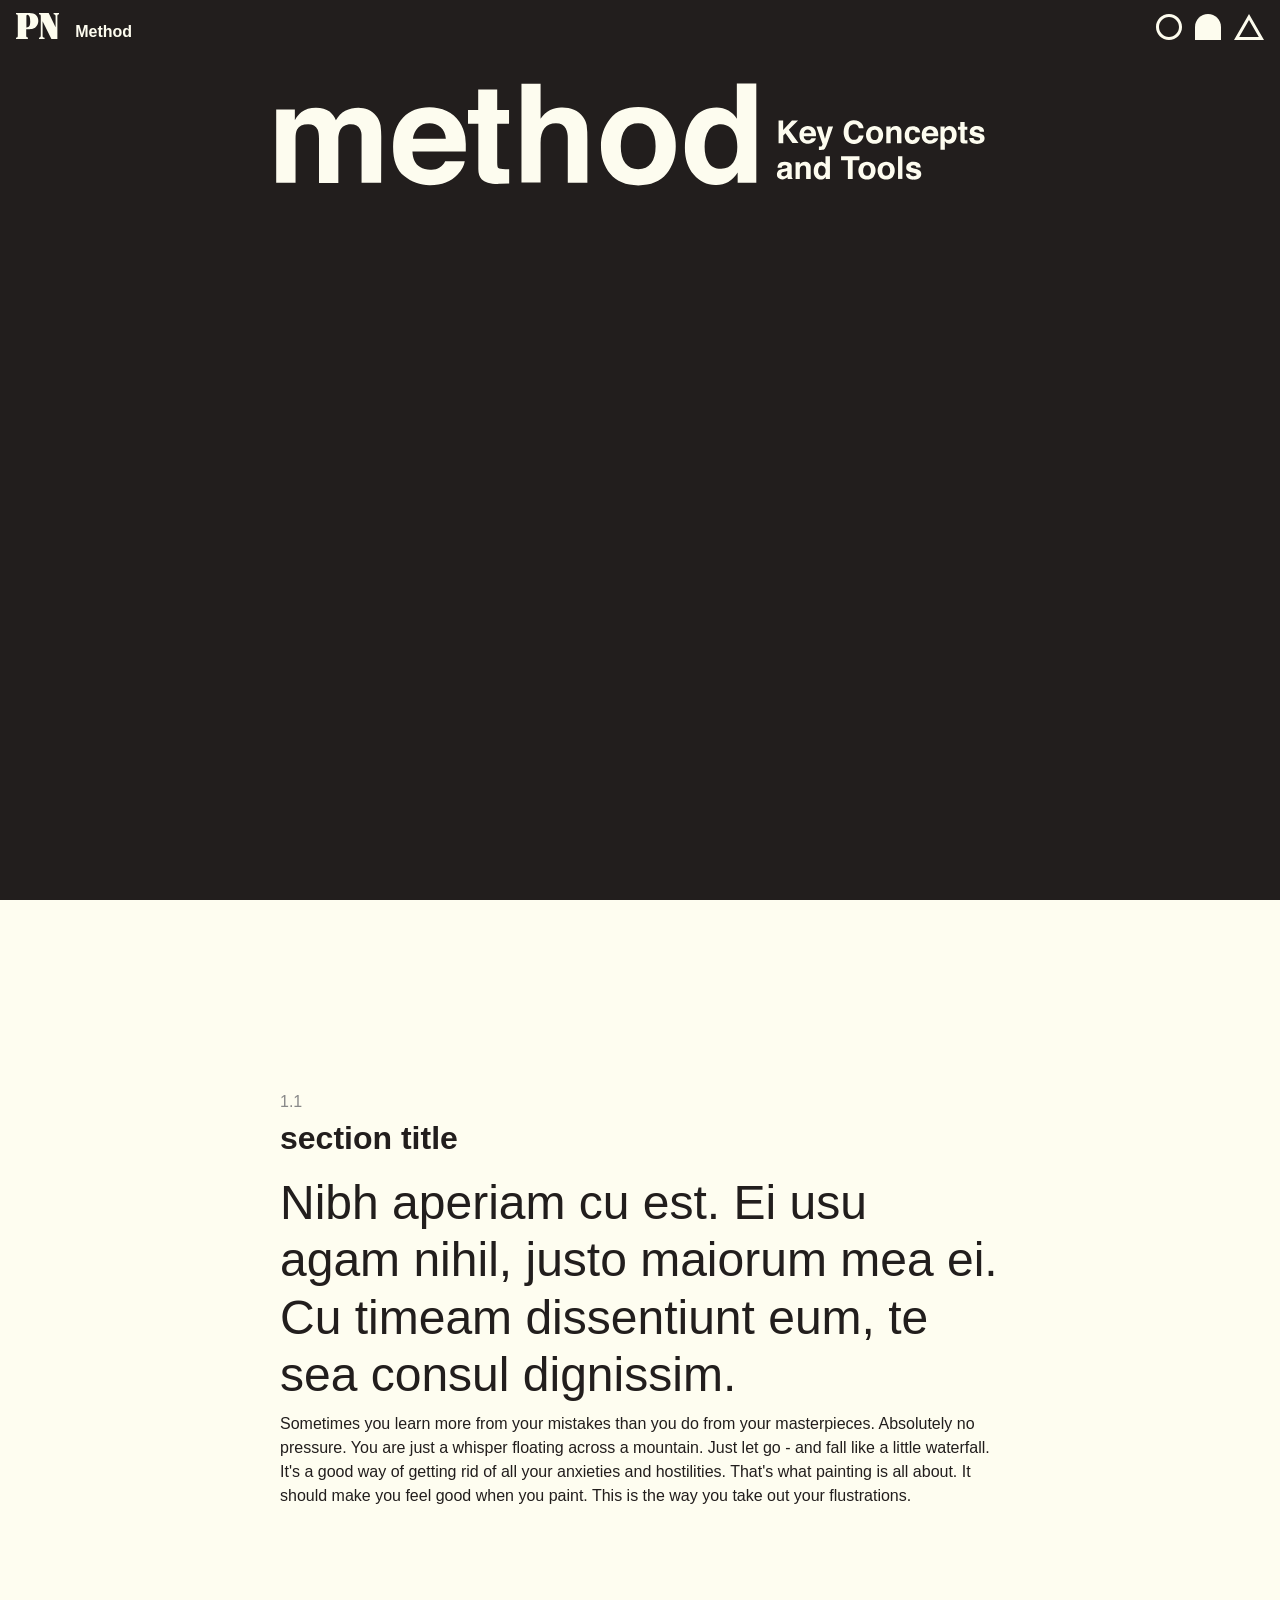
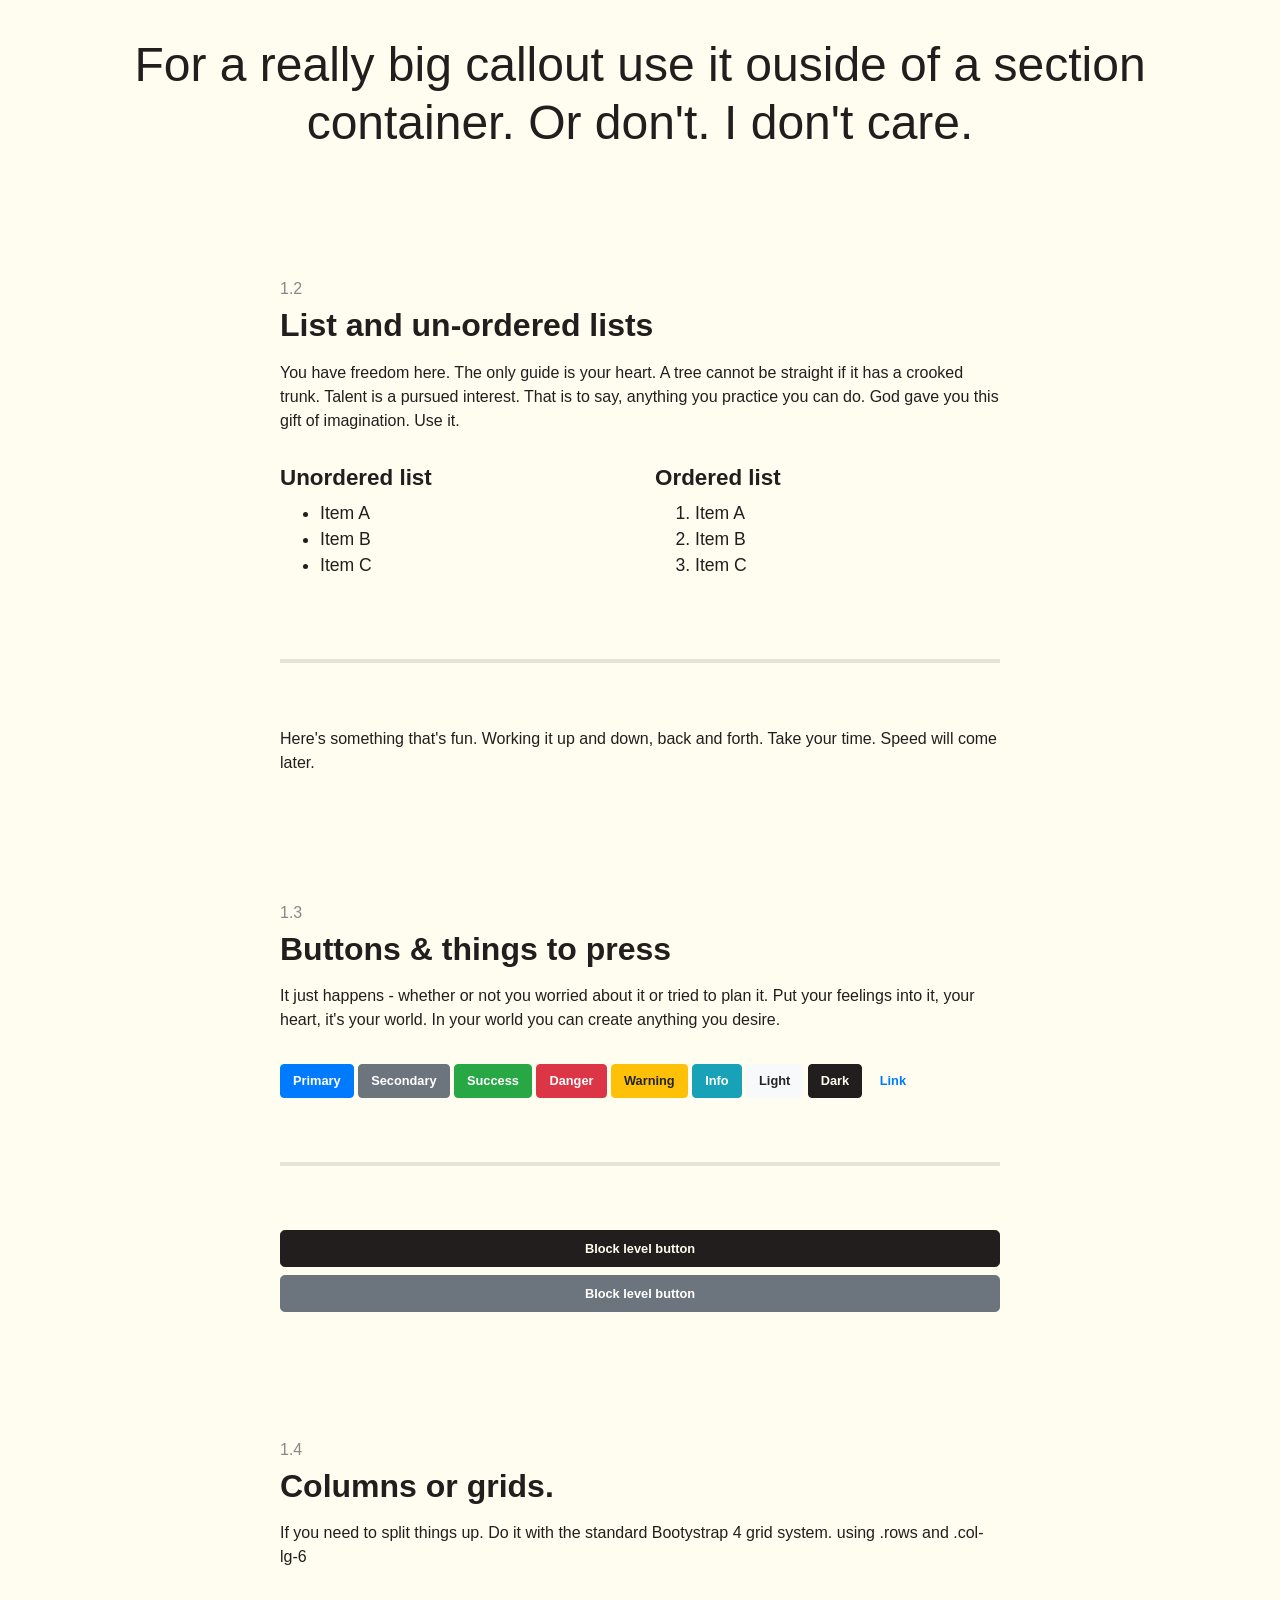
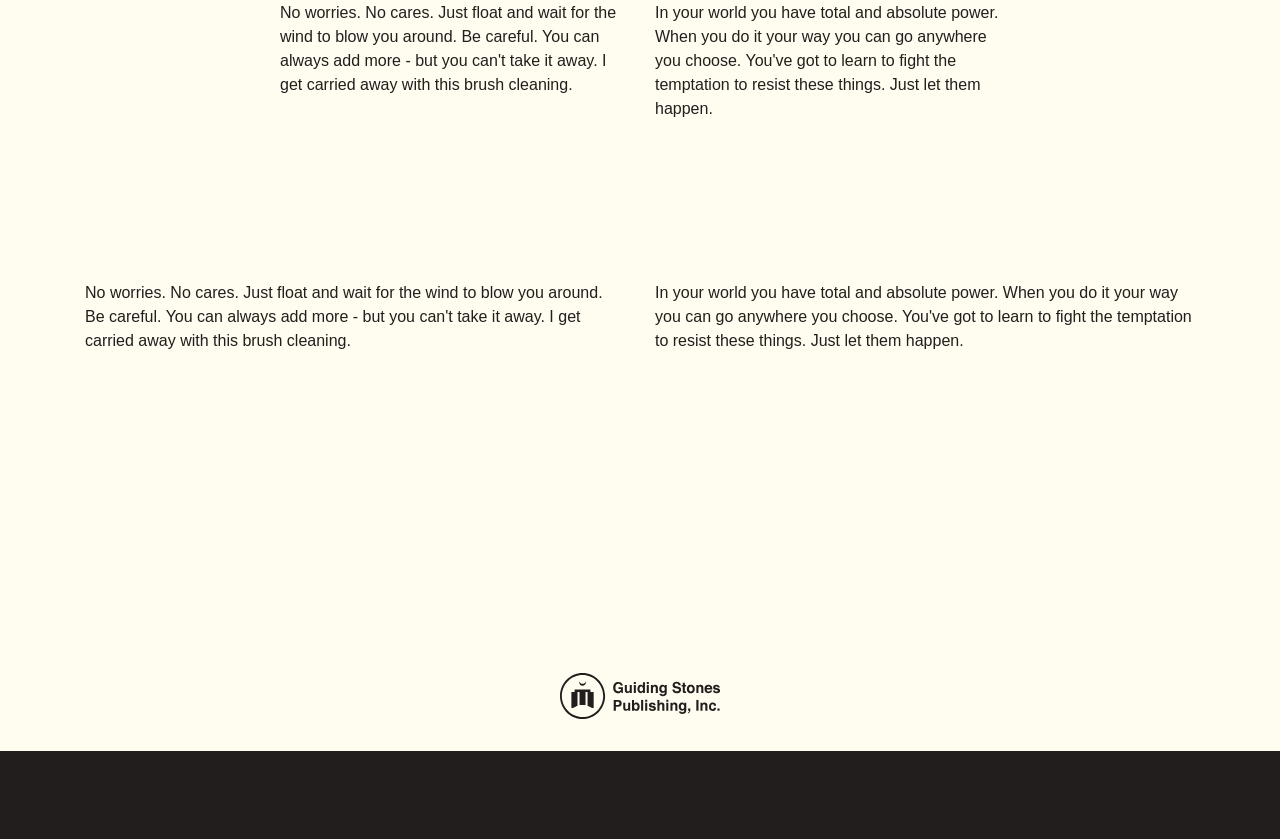
<file: examples.html>
<!DOCTYPE html>
<html>
<head>
  <meta charset="utf-8">
  <meta http-equiv="X-UA-Compatible" content="IE=edge">
  <meta name="viewport" content="width=device-width, initial-scale=1">

  <title>Polar Notion : Pillar Two</title>

  <meta name="twitter:card" content="summary" />
  <meta name="twitter:site" content="@polarnotion" />
  <meta name="twitter:creator" content="@polarnotion" />
  <meta property="og:url" content="//polarnotion.com" />
  <meta property="og:title" content="Polar Notion. Atlanta Web and Mobile App Development." />
  <meta property="og:description" content="Designing web and mobile technology can be complicated, confusing, and take too long. Our team uses words you'll understand, continual communication, and breaks down complicated processes into easy to grasp concepts." />
  <meta property="og:image" content="//www.polarnotion.com/assets/images/polar-bears.png" />

  <link rel="shortcut icon" href="favicon.png"/>

  <!-- Latest compiled and minified CSS -->
  <link rel="stylesheet" href="assets/css/bootstrap.min.css">
  <link rel="stylesheet" href="assets/css/styles.min.css">
</head>
<body id="inner-page" class="body-dark">

  <header class="large-header">

    <nav class="navbar navbar-expand-lg fixed-top bg-dark">
      <a class="navbar-brand fade" href="index.html" title="Polar Notion">
        <svg version="1.1"
           xmlns="http://www.w3.org/2000/svg" xmlns:xlink="http://www.w3.org/1999/xlink" xmlns:a="http://ns.adobe.com/AdobeSVGViewerExtensions/3.0/"
           x="0px" y="0px" width="43.2px" height="26px" viewBox="0 0 43.2 26" style="enable-background:new 0 0 43.2 26;"
           xml:space="preserve">
        <style type="text/css">
          .st0{fill:#FDFCEE;}
        </style>
        <defs>
        </defs>
        <g>
          <path class="st0" d="M12.5,0c0.7,0,2.2,0.1,3.2,0.3c4.2,0.6,6.6,3.4,6.6,7.6c0,3.7-2.1,6.7-5.5,7.8c-1.1,0.3-2.7,0.5-4.8,0.5
            c-0.5,0-1.1,0-1.8,0v5.9c0,2,0.3,2.4,1.7,2.5V26h-1.7H1.8H0v-1.2c1.5-0.1,1.8-0.5,1.8-2.5V3.7c0-2-0.2-2.4-1.8-2.5V0h1.8H12.5z
             M10.3,14.4c1.4,0.1,2.1-0.2,2.7-0.8c0.5-0.7,0.9-1.4,1-2.3c0.1-0.7,0.2-1.3,0.2-2v-1c0-0.9-0.2-3-0.4-3.8
            c-0.5-1.8-1.3-2.7-2.5-2.7c-0.7,0.1-0.9,0.5-0.9,1.9V14.4z"/>
          <path class="st0" d="M39.6,14.2V3.7c0-1.9-0.2-2.2-2-2.5V0h2h1.8h1.7v1.3c-1.4,0.2-1.7,0.6-1.7,2.5V26h-6L26.6,8.2v14.1
            c0,1.9,0.2,2.2,2,2.5V26h-2h-1.8H23v-1.2c1.4-0.2,1.8-0.7,1.8-2.5V3.7c0-2-0.2-2.4-1.8-2.5V0h1.8h7.9L39.6,14.2z"/>
        </g>
        </svg>
      </a>
      <span class="navbar-text mr-auto">Method</span>
      <ul class="navbar-nav">
        <li class="nav-item active">
          <a class="fade" href="pillar-1.html" title="Pillar One" >

            <!-- outline  -->
            <svg version="1.1"
            	 xmlns="http://www.w3.org/2000/svg" xmlns:xlink="http://www.w3.org/1999/xlink" xmlns:a="http://ns.adobe.com/AdobeSVGViewerExtensions/3.0/"
            	 x="0px" y="0px" width="26px" height="26px" viewBox="0 0 26 26" style="enable-background:new 0 0 26 26;" xml:space="preserve">
            <style type="text/css">
            	.st0{fill:#FDFCEE;}
            </style>
            <defs>
            </defs>
            <g>
            	<path class="st0" d="M13,3c5.5,0,10,4.5,10,10s-4.5,10-10,10S3,18.5,3,13S7.5,3,13,3 M13,0C5.8,0,0,5.8,0,13c0,7.2,5.8,13,13,13
            		s13-5.8,13-13C26,5.8,20.2,0,13,0L13,0z"/>
            </g>
            </svg>
             
             
          </a>
        </li>
        <li class="nav-item">
          <a class="fade" href="pillar-2.html" title="Piller Two">

            <!-- filled in -->
            <svg version="1.1"
            	 xmlns="http://www.w3.org/2000/svg" xmlns:xlink="http://www.w3.org/1999/xlink" xmlns:a="http://ns.adobe.com/AdobeSVGViewerExtensions/3.0/"
            	 x="0px" y="0px" width="26px" height="26px" viewBox="0 0 26 26" style="enable-background:new 0 0 26 26;" xml:space="preserve">
            <style type="text/css">
            	.st0{fill:#FDFCEE;}
            </style>
            <defs>
            </defs>
            <g>
            	<path class="st0" d="M13,0C5.8,0,0,5.8,0,13v13h26V13C26,5.8,20.2,0,13,0L13,0z"/>
            </g>
            </svg>

          </a>
        </li>
        <li class="nav-item">
          <a class="fade" href="pillar-3.html" title="Piller Three">

            <svg version="1.1"
            	 xmlns="http://www.w3.org/2000/svg" xmlns:xlink="http://www.w3.org/1999/xlink" xmlns:a="http://ns.adobe.com/AdobeSVGViewerExtensions/3.0/"
            	 x="0px" y="0px" width="30px" height="26px" viewBox="0 0 30 26" style="enable-background:new 0 0 30 26;" xml:space="preserve">
            <style type="text/css">
            	.st0{fill:#FDFCEE;}
            </style>
            <defs>
            </defs>
            <g>
            	<path class="st0" d="M15,6l9.8,17H5.2L15,6 M15,0L0,26h30L15,0L15,0z"/>
            </g>
            </svg>

          </a>
        </li>
      </ul>
    </nav>

    <div class="container">
      <div class="row justify-content-md-center">
        <div class="col-lg-8">
          <div class="page-title">

            <img src="assets/images/svg/title-method.svg" alt="Method" />

          </div><!-- / page-title -->
        </div>
      </div>
    </div>

  </header>

  <div class="container">
    <div class="row">
      <div class="col-lg-12">

        <div id="content">

            <section id="#2-1">
              <h3 class="section">1.1</h3>
              <h1>section title</h1>
              <h2 class="callout">Nibh aperiam cu est. Ei usu agam nihil, justo maiorum mea ei. Cu timeam dissentiunt eum, te sea consul dignissim.</h2>
              <p>Sometimes you learn more from your mistakes than you do from your masterpieces. Absolutely no pressure. You are just a whisper floating across a mountain. Just let go - and fall like a little waterfall. It's a good way of getting rid of all your anxieties and hostilities. That's what painting is all about. It should make you feel good when you paint. This is the way you take out your flustrations.</p>
            </section>
            <section class="fullwidth">

              <h2 class="callout">For a really big callout use it ouside of a section container. Or don't. I don't care.</h2>

            </section>

            <section>
              <h3 class="section">1.2</h3>
              <h1>List and un-ordered lists</h1>
              <p>You have freedom here. The only guide is your heart. A tree cannot be straight if it has a crooked trunk. Talent is a pursued interest. That is to say, anything you practice you can do. God gave you this gift of imagination. Use it.</p>
              <div class="row">
                <div class="col-lg-6">
                  <h2>Unordered list</h2>
                  <ul>
                    <li>Item A</li>
                    <li>Item B</li>
                    <li>Item C</li>
                  </ul>
                </div>
                <div class="col-lg-6">
                  <h2>Ordered list</h2>
                  <ol>
                    <li>Item A</li>
                    <li>Item B</li>
                    <li>Item C</li>
                  </ol>
                </div>
              </div><!-- / row -->
              <hr />
              <p>Here's something that's fun. Working it up and down, back and forth. Take your time. Speed will come later.</p>
            </section>
            <section>
              <h3 class="section">1.3</h3>
              <h1>Buttons & things to press</h1>
              <p>It just happens - whether or not you worried about it or tried to plan it. Put your feelings into it, your heart, it's your world. In your world you can create anything you desire.</p>
              <button type="button" class="btn btn-primary">Primary</button>
              <button type="button" class="btn btn-secondary">Secondary</button>
              <button type="button" class="btn btn-success">Success</button>
              <button type="button" class="btn btn-danger">Danger</button>
              <button type="button" class="btn btn-warning">Warning</button>
              <button type="button" class="btn btn-info">Info</button>
              <button type="button" class="btn btn-light">Light</button>
              <button type="button" class="btn btn-dark">Dark</button>
              <button type="button" class="btn btn-link">Link</button>

              <hr  />

              <button type="button" class="btn btn-dark btn-lg btn-block">Block level button</button>
              <button type="button" class="btn btn-secondary btn-lg btn-block">Block level button</button>

            </section>

            <section>
              <h3 class="section">1.4</h3>
              <h1>Columns or grids.</h1>
              <p>If you need to split things up. Do it with the standard Bootystrap 4 grid system. using .rows and .col-lg-6</p>

              <div class="row">
                <div class="col-lg-6">
                  <p>No worries. No cares. Just float and wait for the wind to blow you around. Be careful. You can always add more - but you can't take it away. I get carried away with this brush cleaning.</p>
                </div>
                <div class="col-lg-6">
                  <p>In your world you have total and absolute power. When you do it your way you can go anywhere you choose. You've got to learn to fight the temptation to resist these things. Just let them happen.</p>

                </div>
              </div>
            </section>

            <section class="fullwidth">
              <div class="row">
                <div class="col-lg-6">
                  <p>No worries. No cares. Just float and wait for the wind to blow you around. Be careful. You can always add more - but you can't take it away. I get carried away with this brush cleaning.</p>
                </div>
                <div class="col-lg-6">
                  <p>In your world you have total and absolute power. When you do it your way you can go anywhere you choose. You've got to learn to fight the temptation to resist these things. Just let them happen.</p>

                </div>
              </div>
            </section>
        </div><!--/ content -->

      </div><!-- / col-lg-12 -->
    </div><!--/ row -->
  </div> <!--/container -->


  <footer id="footer">
    <a href="http://shop.polarnotion.com" title="Shop Polar Notion" ><img src="assets/images/svg/guidestones.svg" alt="Guidestones publishing co." /></a>
    <div class="sub-footer">
      <a href="#4th" title="Enter the tenth dimension">T R U T H</a>
    </div>
  </footer>

  <!-- Latest compiled and minified JavaScript -->
  <script src="https://ajax.googleapis.com/ajax/libs/jquery/3.2.1/jquery.min.js"></script>
  <script src="assets/js/bootstrap.min.js"></script>
  <script src="assets/js/anchor.min.js"></script>
  <script src="./main.js"></script>

  <script>
    anchors.add('.section');
  </script>


  <script>
    (function(i,s,o,g,r,a,m){i['GoogleAnalyticsObject']=r;i[r]=i[r]||function(){
    (i[r].q=i[r].q||[]).push(arguments)},i[r].l=1*new Date();a=s.createElement(o),
    m=s.getElementsByTagName(o)[0];a.async=1;a.src=g;m.parentNode.insertBefore(a,m)
    })(window,document,'script','https://www.google-analytics.com/analytics.js','ga');

    ga('create', 'UA-33343564-1', 'auto');
    ga('send', 'pageview');
  </script>

</body>
</html>
</file>
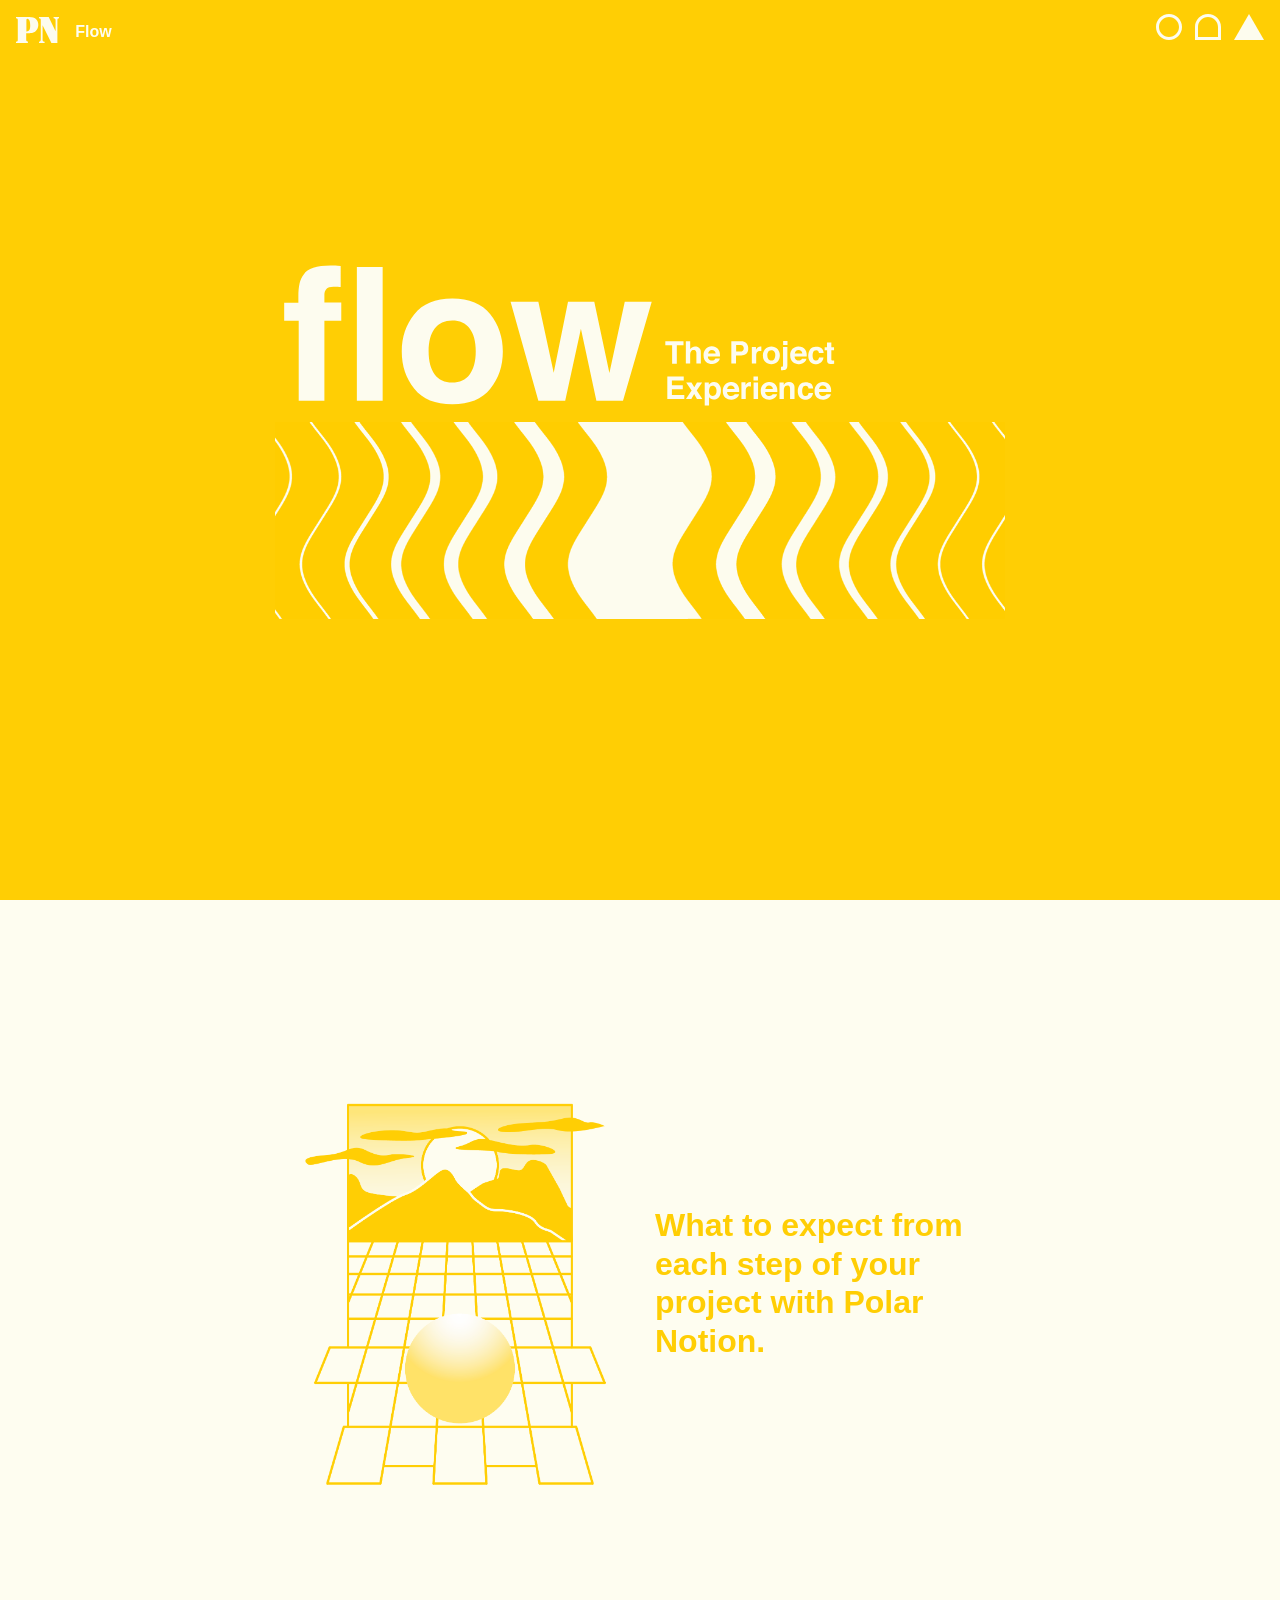
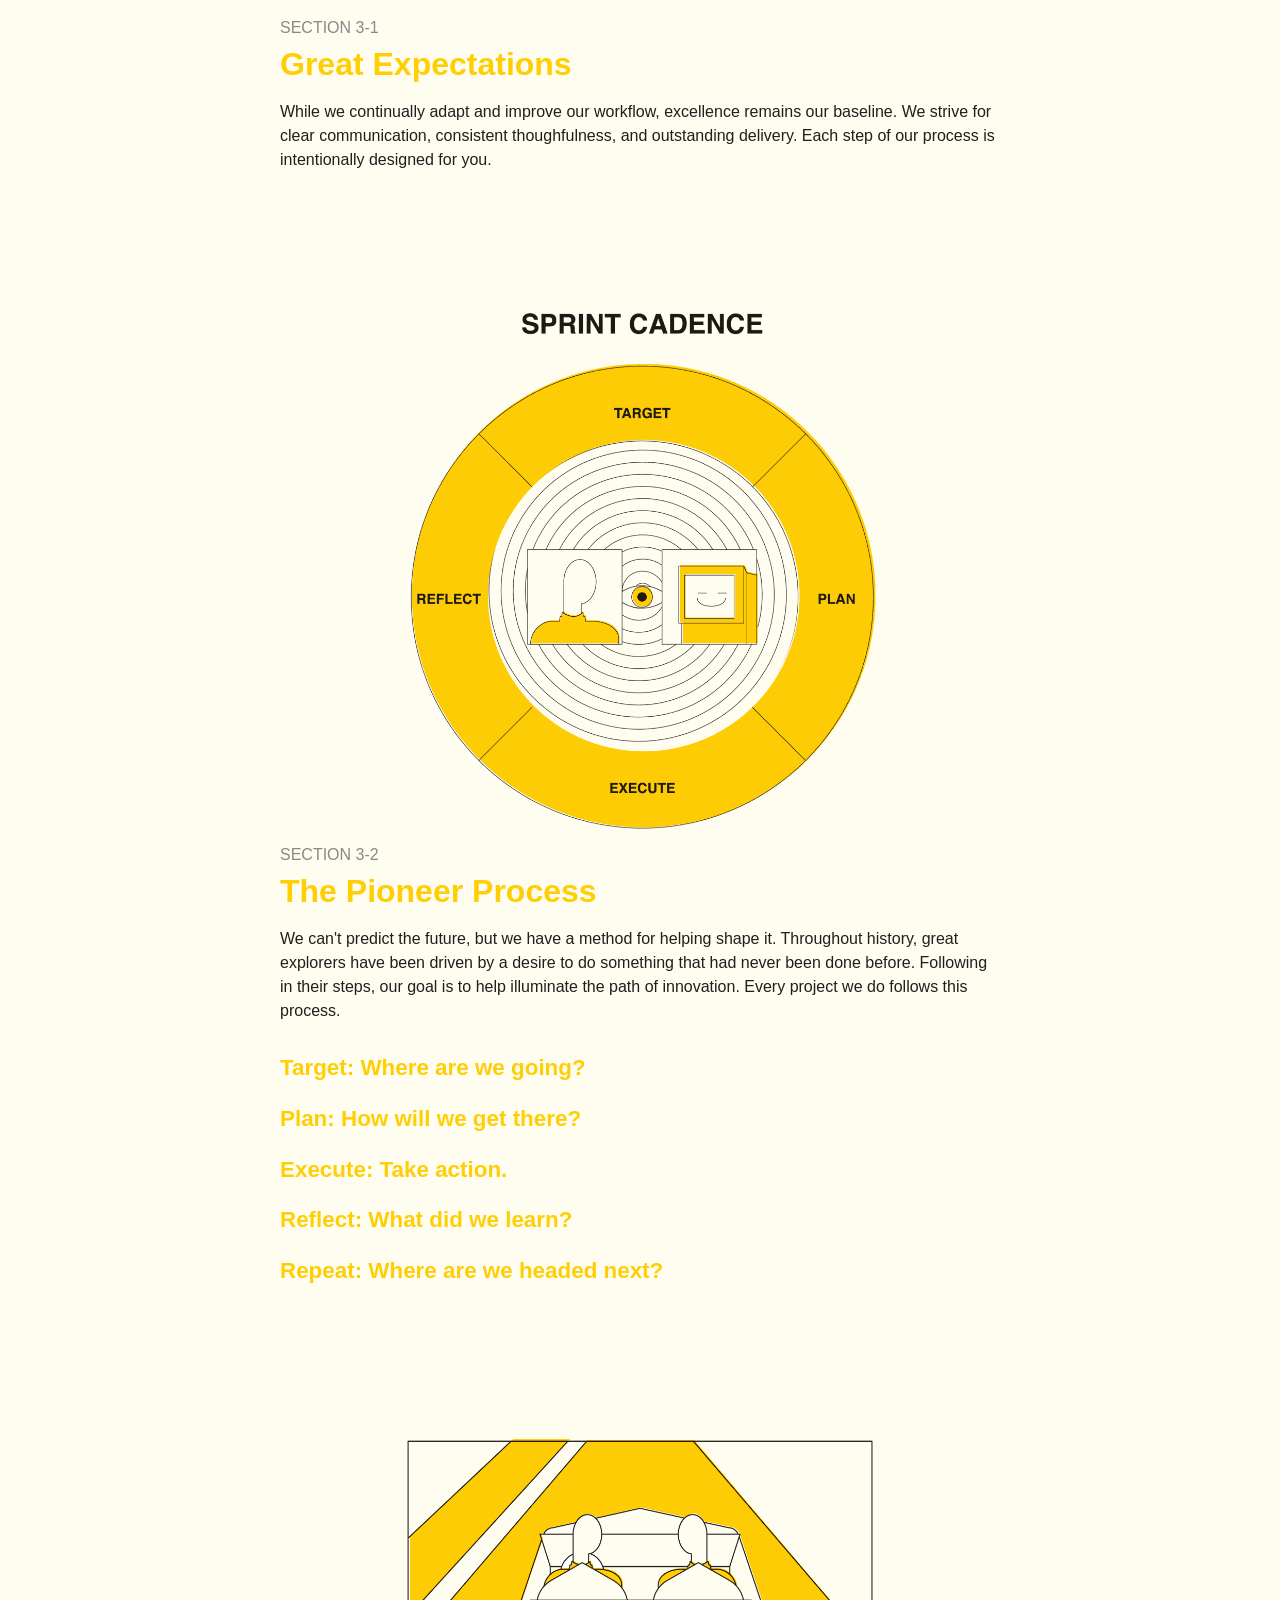
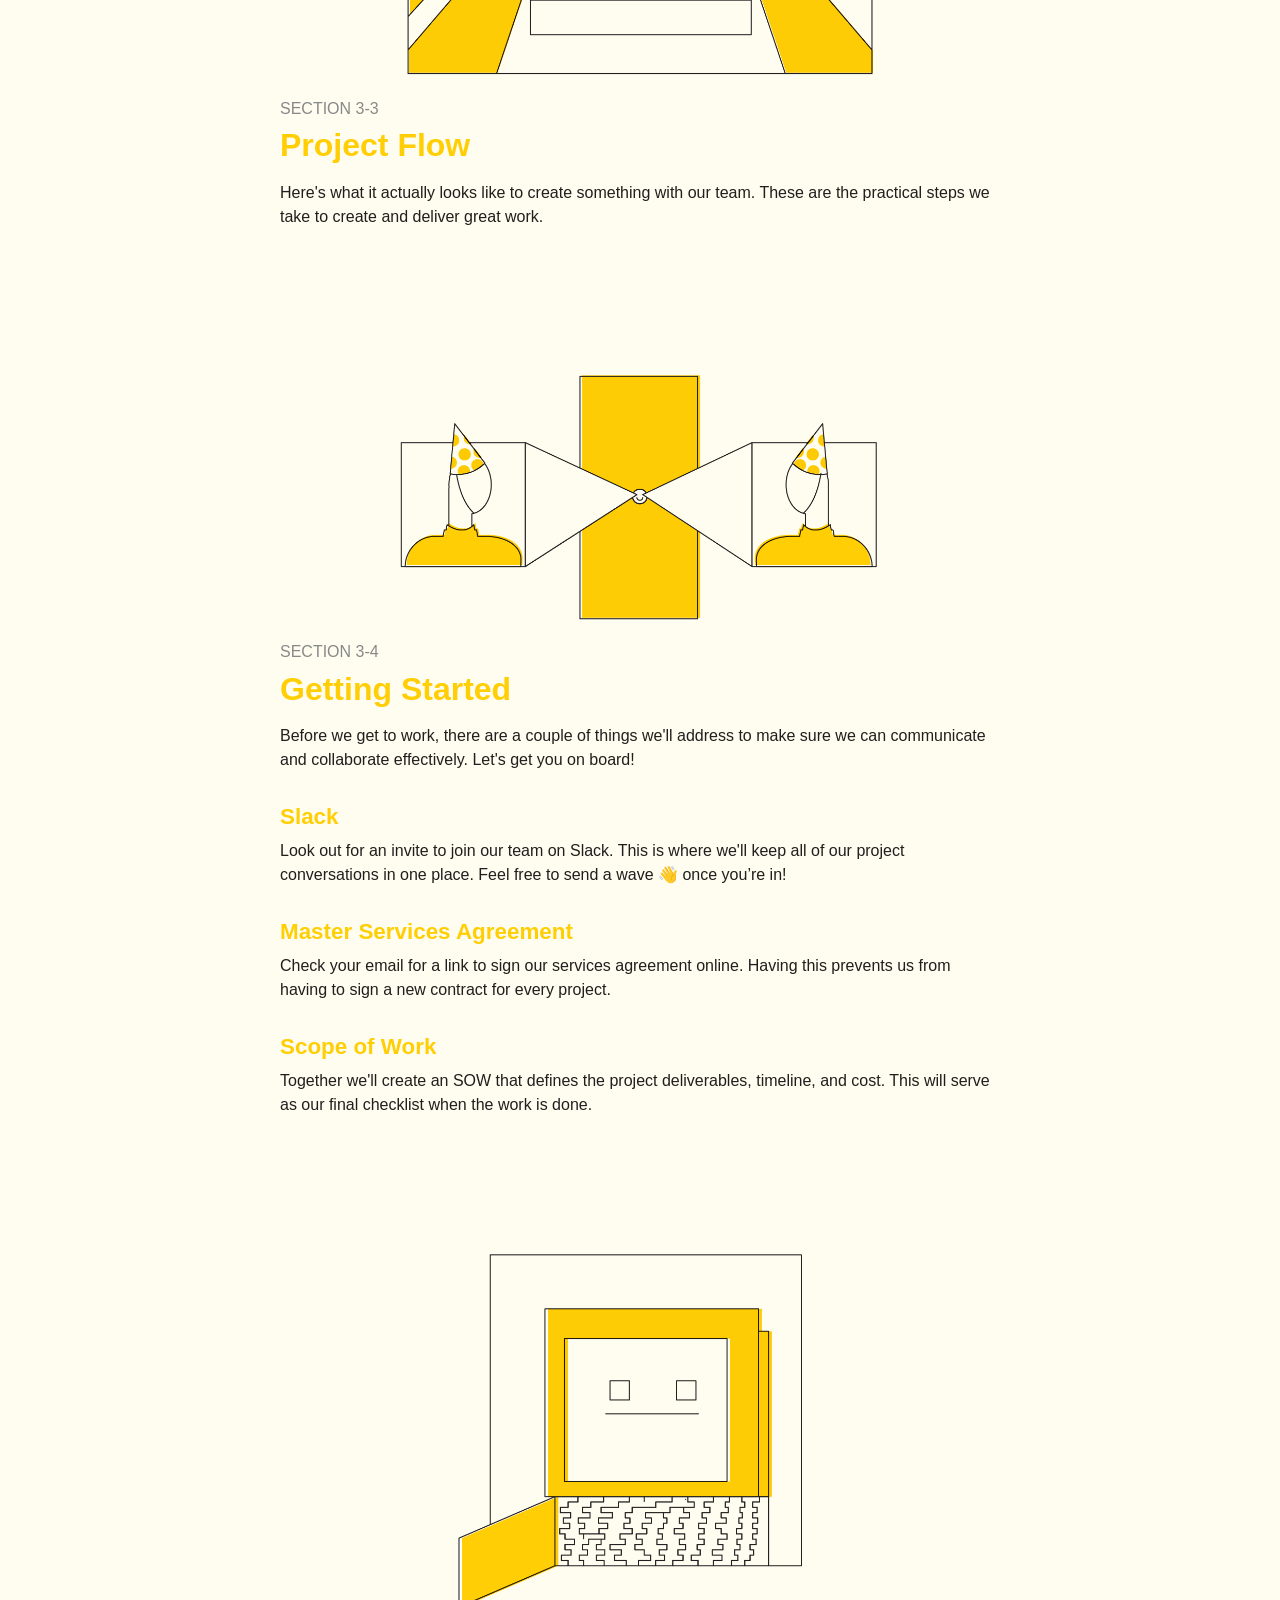
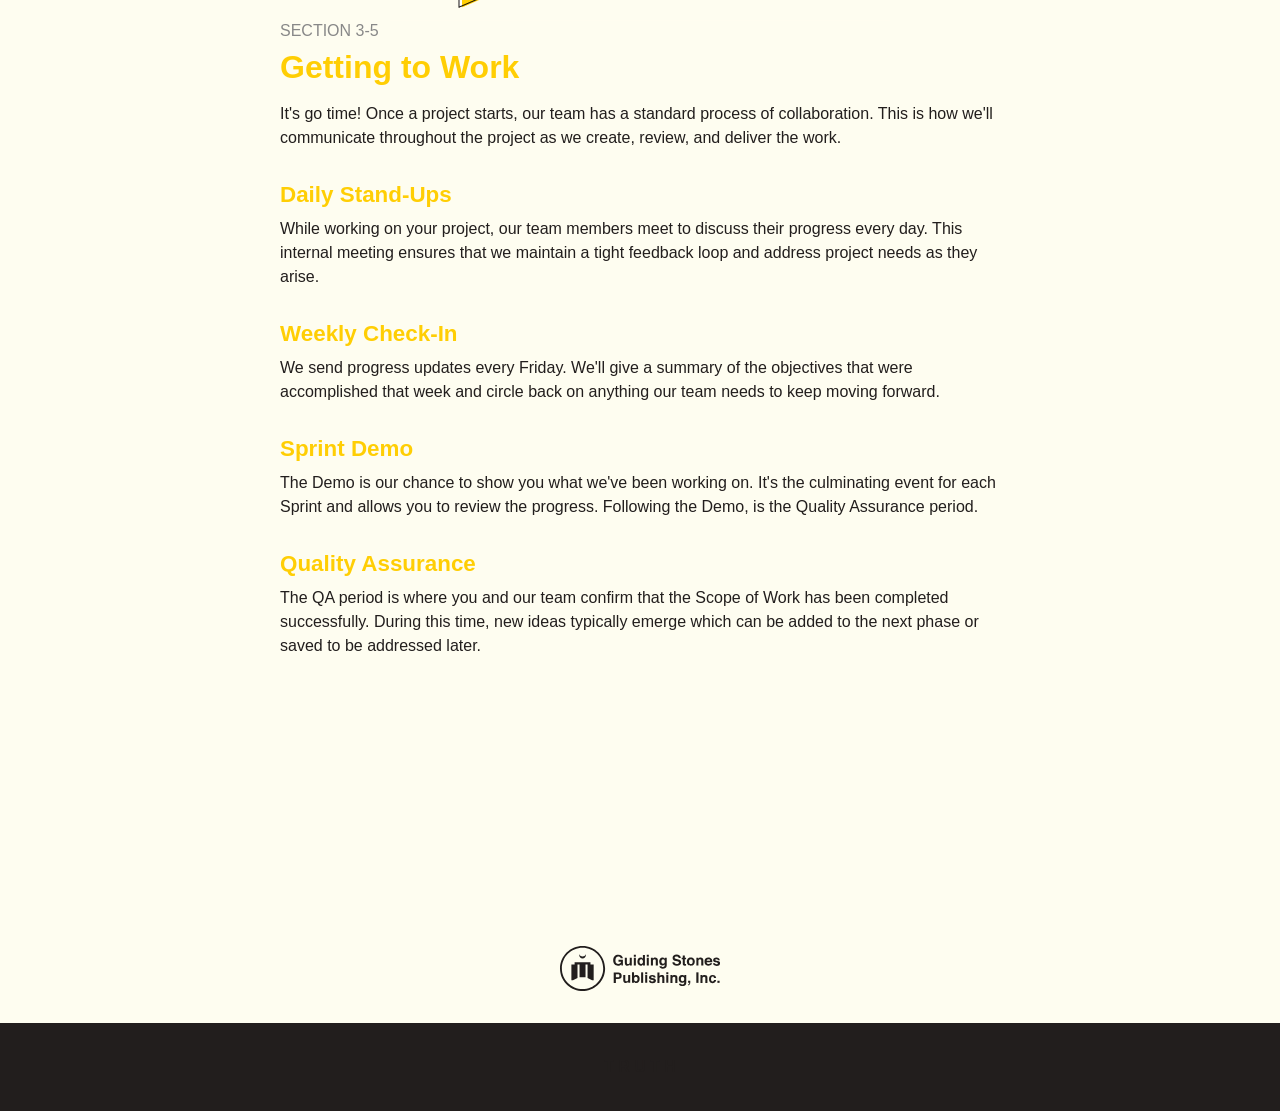
<file: flow.html>
<!DOCTYPE html>
<html>
<head>
  <meta charset="utf-8">
  <meta http-equiv="X-UA-Compatible" content="IE=edge">
  <meta name="viewport" content="width=device-width, initial-scale=1">

  <title>Polar Notion : Pillar Three</title>

  <meta name="twitter:card" content="summary" />
  <meta name="twitter:site" content="@polarnotion" />
  <meta name="twitter:creator" content="@polarnotion" />
  <meta property="og:url" content="//polarnotion.com" />
  <meta property="og:title" content="Polar Notion. Atlanta Web and Mobile App Development." />
  <meta property="og:description" content="Designing web and mobile technology can be complicated, confusing, and take too long. Our team uses words you'll understand, continual communication, and breaks down complicated processes into easy to grasp concepts." />
  <meta property="og:image" content="//www.polarnotion.com/assets/images/polar-bears.png" />

  <link rel="shortcut icon" href="favicon.png"/>

  <!-- Latest compiled and minified CSS -->
  <link rel="stylesheet" href="assets/css/bootstrap.min.css">
  <link rel="stylesheet" href="assets/css/styles.min.css">
</head>
<body id="inner-page" class="body-yellow">

  <header class="large-header">

    <nav class="navbar navbar-expand-lg fixed-top justify-content-between align-items-center">
      <div class="nav-left d-flex align-items-center">
        <a class="navbar-brand fade d-flex align-items-center" href="index.html" title="Polar Notion">
          <svg version="1.1"
             xmlns="http://www.w3.org/2000/svg" xmlns:xlink="http://www.w3.org/1999/xlink" xmlns:a="http://ns.adobe.com/AdobeSVGViewerExtensions/3.0/"
             x="0px" y="0px" width="43.2px" height="26px" viewBox="0 0 43.2 26" style="enable-background:new 0 0 43.2 26;"
             xml:space="preserve">
          <style type="text/css">
            .st0{fill:#FDFCEE;}
          </style>
          <defs>
          </defs>
          <g>
            <path class="st0" d="M12.5,0c0.7,0,2.2,0.1,3.2,0.3c4.2,0.6,6.6,3.4,6.6,7.6c0,3.7-2.1,6.7-5.5,7.8c-1.1,0.3-2.7,0.5-4.8,0.5
              c-0.5,0-1.1,0-1.8,0v5.9c0,2,0.3,2.4,1.7,2.5V26h-1.7H1.8H0v-1.2c1.5-0.1,1.8-0.5,1.8-2.5V3.7c0-2-0.2-2.4-1.8-2.5V0h1.8H12.5z
               M10.3,14.4c1.4,0.1,2.1-0.2,2.7-0.8c0.5-0.7,0.9-1.4,1-2.3c0.1-0.7,0.2-1.3,0.2-2v-1c0-0.9-0.2-3-0.4-3.8
              c-0.5-1.8-1.3-2.7-2.5-2.7c-0.7,0.1-0.9,0.5-0.9,1.9V14.4z"/>
            <path class="st0" d="M39.6,14.2V3.7c0-1.9-0.2-2.2-2-2.5V0h2h1.8h1.7v1.3c-1.4,0.2-1.7,0.6-1.7,2.5V26h-6L26.6,8.2v14.1
              c0,1.9,0.2,2.2,2,2.5V26h-2h-1.8H23v-1.2c1.4-0.2,1.8-0.7,1.8-2.5V3.7c0-2-0.2-2.4-1.8-2.5V0h1.8h7.9L39.6,14.2z"/>
          </g>
          </svg>
        </a>
        <span class="navbar-text">Flow</span>
      </div>

      <span class="navbar-text nav--up-show">The Project Experience</span>

      <ul class="navbar-nav d-flex align-items-center">
        <li class="nav-item active d-flex align-items-center">
          <a class="fade" href="vision" title="Pillar One">

            <!-- Outline -->
            <svg version="1.1"
               xmlns="http://www.w3.org/2000/svg" xmlns:xlink="http://www.w3.org/1999/xlink" xmlns:a="http://ns.adobe.com/AdobeSVGViewerExtensions/3.0/"
               x="0px" y="0px" width="26px" height="26px" viewBox="0 0 26 26" style="enable-background:new 0 0 26 26;" xml:space="preserve">
            <style type="text/css">
              .st0{fill:#FDFCEE;}
            </style>
            <defs>
            </defs>
            <g>
              <path class="st0" d="M13,3c5.5,0,10,4.5,10,10s-4.5,10-10,10S3,18.5,3,13S7.5,3,13,3 M13,0C5.8,0,0,5.8,0,13c0,7.2,5.8,13,13,13
                s13-5.8,13-13C26,5.8,20.2,0,13,0L13,0z"/>
            </g>
            </svg>

          </a>
        </li>
        <li class="nav-item d-flex align-items-center">
          <a class="fade" href="method" title="Pillar Three">

            <!-- outline -->
            <svg version="1.1" xmlns="http://www.w3.org/2000/svg" xmlns:xlink="http://www.w3.org/1999/xlink" xmlns:a="http://ns.adobe.com/AdobeSVGViewerExtensions/3.0/"
               x="0px" y="0px" width="26px" height="26px" viewBox="0 0 26 26" style="enable-background:new 0 0 26 26;" xml:space="preserve">
            <style type="text/css">
              .st0{fill:#FDFCEE;}
            </style>
            <defs>
            </defs>
            <g>
              <path class="st0" d="M13,3c5.5,0,10,4.5,10,10v10H3V13C3,7.5,7.5,3,13,3 M13,0C5.8,0,0,5.8,0,13v13h26V13C26,5.8,20.2,0,13,0L13,0z
                "/>
            </g>
            </svg>

          </a>
        </li>
        <li class="nav-item d-flex align-items-center">
          <a class="fade" href="flow" title="Pillar Three">

            <!-- Filled in -->
            <svg version="1.1"
               xmlns="http://www.w3.org/2000/svg" xmlns:xlink="http://www.w3.org/1999/xlink" xmlns:a="http://ns.adobe.com/AdobeSVGViewerExtensions/3.0/"
               x="0px" y="0px" width="30px" height="26px" viewBox="0 0 30 26" style="enable-background:new 0 0 30 26;" xml:space="preserve">
            <style type="text/css">
              .st0{fill:#FDFCEE;}
            </style>
            <defs>
            </defs>
            <polygon class="st0" points="15,0 0,26 30,26 "/>
            </svg>

          </a>
        </li>
      </ul>
    </nav>

    <div class="container">
      <div class="row justify-content-md-center large-header">
        <div class="col-lg-8 d-flex align-items-center">
          <div class="page-title">

            <img src="assets/images/svg/title-flow.svg" alt="Visions" />
            <img class="mt-3" src="assets/images/pillar-3-motion.gif" alt="" />

          </div><!-- / page-title -->
        </div>
      </div>
    </div>

  </header>

  <nav class="chapter-nav">
    <div class="left-nav">
      <a class="fade" href="method"><–– Go Back <br /><em>Ch. 2 Method</em></a>
    </div>
  </nav>

  <div class="container">
    <div class="row">
      <div class="col-lg-12">

        <div id="content">

          <section id="#subtitle" class="row d-flex align-items-center">
            <div class="col-sm-6">
              <img src="assets/images/flow-01.png" alt="">
            </div>
            <h1 class="col-sm-6">What to expect from each step of your project with Polar Notion.</h1>
          </section>

          <section id="#3-1">
            <h3 class="section">section 3-1</h3>
            <h1>Great Expectations</h1>
              <p>While we continually adapt and improve our workflow, excellence remains our baseline. We strive for clear communication, consistent thoughfulness, and outstanding delivery. Each step of our process is intentionally designed for you.</p>
          </section>

          <section id="#3-2">
            <img class="img-figure" src="assets/images/flow-02.gif" alt="">
            <h3 class="section">section 3-2</h3>
              <h1 id="pioneer-process">The Pioneer Process</h1>
              <p>We can't predict the future, but we have a method for helping shape it. Throughout history, great explorers have been driven by a desire to do something that had never been done before. Following in their steps, our goal is to help illuminate the path of innovation. Every project we do follows this process.</p>

            <div class="accordian-section">

              <!-- TARGET -->
              <h2 class="fade"><a data-toggle="collapse" href="#targetContent" role="button" aria-expanded="false">Target: Where are we going?</a></h2>

              <div id="targetContent" class="collapse">
                <div>
                  <p>The destination will change and evolve, but naming our target gives us something to anchor to and plan toward. Setting a target casts vision for where we are headed and why we are doing the work.</p>
                </div>
              </div>

              <!-- PLAN -->
              <h2 class="fade"><a data-toggle="collapse" href="#planContent" aria-expanded="false">Plan: How will we get there?</a></h2>

              <div id="planContent" class="collapse">
                <div>
                  <p>Once we know where we're going we'll chart a course together. This will be our project roadmap. There are a few key elements to any project that should be considered and optimized.
                    <ul>
                      <li><b>Timeline:</b> How long we do have or need?</li>
                      <li><b>Resources:</b> What money, tools, and supplies are available or required?</li>
                      <li><b>People:</b> Who will be able to help?</li>
                    </ul>
                  </p>
                </div>
              </div>

              <!-- EXECUTE -->
              <h2 class="fade"><a data-toggle="collapse" href="#executeContent" aria-expanded="false">Execute: Take action.</a></h2>

              <div class="collapse" id="executeContent">
                <div>
                  <p>With a clear target and a solid plan, it’s time to take action. All of our preparation allows us to Go Boldly Forward and do the work. Communication and adaptability ensure we stay agile along the way.</p>
                </div>
              </div>

              <!-- REFLECT -->
              <h2 class="fade"><a data-toggle="collapse" href="#reflectContent" aria-expanded="false">Reflect: What did we learn?</a></h2>

              <div class="collapse" id="reflectContent">
                <div>
                  <p>Reflection encourages growth. Assessing the journey’s progress provides more perspective that can lead to compelling insights. Together we'll identify ways we can continue to improve on our work.</p>
                </div>
              </div>

              <!-- REPEAT -->
              <h2 class="fade"><a data-toggle="collapse" href="#repeatContent" aria-expanded="false">Repeat: Where are we headed next?</a></h2>

              <div class="collapse" id="repeatContent">
                <div>
                  <p>Once you’ve reflected on the journey thus far, it’s time to set our next destination. Knowing what we now know, we can repeat the process to build on the work that's been completed. Before taking action again, we revisit our Target and Plan our next move.</p>
                </div>
              </div>
            </div><!-- / accordian-section -->

          </section>

          <section id="#3-3">
            <img class="img-figure" src="assets/images/flow-03.png" alt="">
            <h3 class="section">section 3-3</h3>
            <h1>Project Flow</h1>
            <p>Here's what it actually looks like to create something with our team. These are the practical steps we take to create and deliver great work.</p>
          </section>

          <section id="#3-4">
            <img class="img-figure" src="assets/images/flow-04.png" alt="">
            <h3 class="section">section 3-4</h3>
            <h1>Getting Started</h1>
            <p>Before we get to work, there are a couple of things we'll address to make sure we can communicate and collaborate effectively. Let's get you on board!</p>

            <h2>Slack</h2>
            <p>Look out for an invite to join our team on Slack. This is where we'll keep all of our project conversations in one place. Feel free to send a wave 👋 once you’re in!</p>

            <h2>Master Services Agreement</h2>
            <p>Check your email for a link to sign our services agreement online. Having this prevents us from having to sign a new contract for every project.</p>

            <h2>Scope of Work</h2>
            <p>Together we'll create an SOW that defines the project deliverables, timeline, and cost. This will serve as our final checklist when the work is done.</p>
          </section>

          <section id="#3-5">
            <img class="img-figure" src="assets/images/flow-05.png" alt="">
            <h3 class="section">section 3-5</h3>
            <h1>Getting to Work</h1>
            <p>It's go time! Once a project starts, our team has a standard process of collaboration. This is how we'll communicate throughout the project as we create, review, and deliver the work.</p>

            <h2>Daily Stand-Ups</h2>
            <p>While working on your project, our team members meet to discuss their progress every day. This internal meeting ensures that we maintain a tight feedback loop and address project needs as they arise.</p>

            <h2>Weekly Check-In</h2>
            <p>We send progress updates every Friday. We'll give a summary of the objectives that were accomplished that week and circle back on anything our team needs to keep moving forward.</p>

            <h2>Sprint Demo</h2>
            <p>The Demo is our chance to show you what we've been working on. It's the culminating event for each Sprint and allows you to review the progress. Following the Demo, is the Quality Assurance period.</p>

            <h2>Quality Assurance</h2>
            <p>The QA period is where you and our team confirm that the Scope of Work has been completed successfully. During this time, new ideas typically emerge which can be added to the next phase or saved to be addressed later.</p>
          </section>

        </div><!--/ content -->

      </div><!-- / col-lg-12 -->
    </div><!--/ row -->
  </div> <!--/container -->


  <footer id="footer">
    <a href="http://shop.polarnotion.com" title="Shop Polar Notion" ><img src="assets/images/svg/guidestones.svg" alt="Guidestones publishing co." /></a>
    <div class="sub-footer">
      <a href="#4th" title="Enter the tenth dimension">T R U T H</a>
    </div>
  </footer>

  <!-- Latest compiled and minified JavaScript -->
  <script src="https://ajax.googleapis.com/ajax/libs/jquery/3.2.1/jquery.min.js"></script>
  <script src="assets/js/bootstrap.min.js"></script>
  <script src="assets/js/anchor.min.js"></script>
  <script src="./main.js"></script>

  <script>
    anchors.add('.section');
  </script>


  <script>
    (function(i,s,o,g,r,a,m){i['GoogleAnalyticsObject']=r;i[r]=i[r]||function(){
    (i[r].q=i[r].q||[]).push(arguments)},i[r].l=1*new Date();a=s.createElement(o),
    m=s.getElementsByTagName(o)[0];a.async=1;a.src=g;m.parentNode.insertBefore(a,m)
    })(window,document,'script','https://www.google-analytics.com/analytics.js','ga');

    ga('create', 'UA-33343564-1', 'auto');
    ga('send', 'pageview');
  </script>

</body>
</html>
</file>
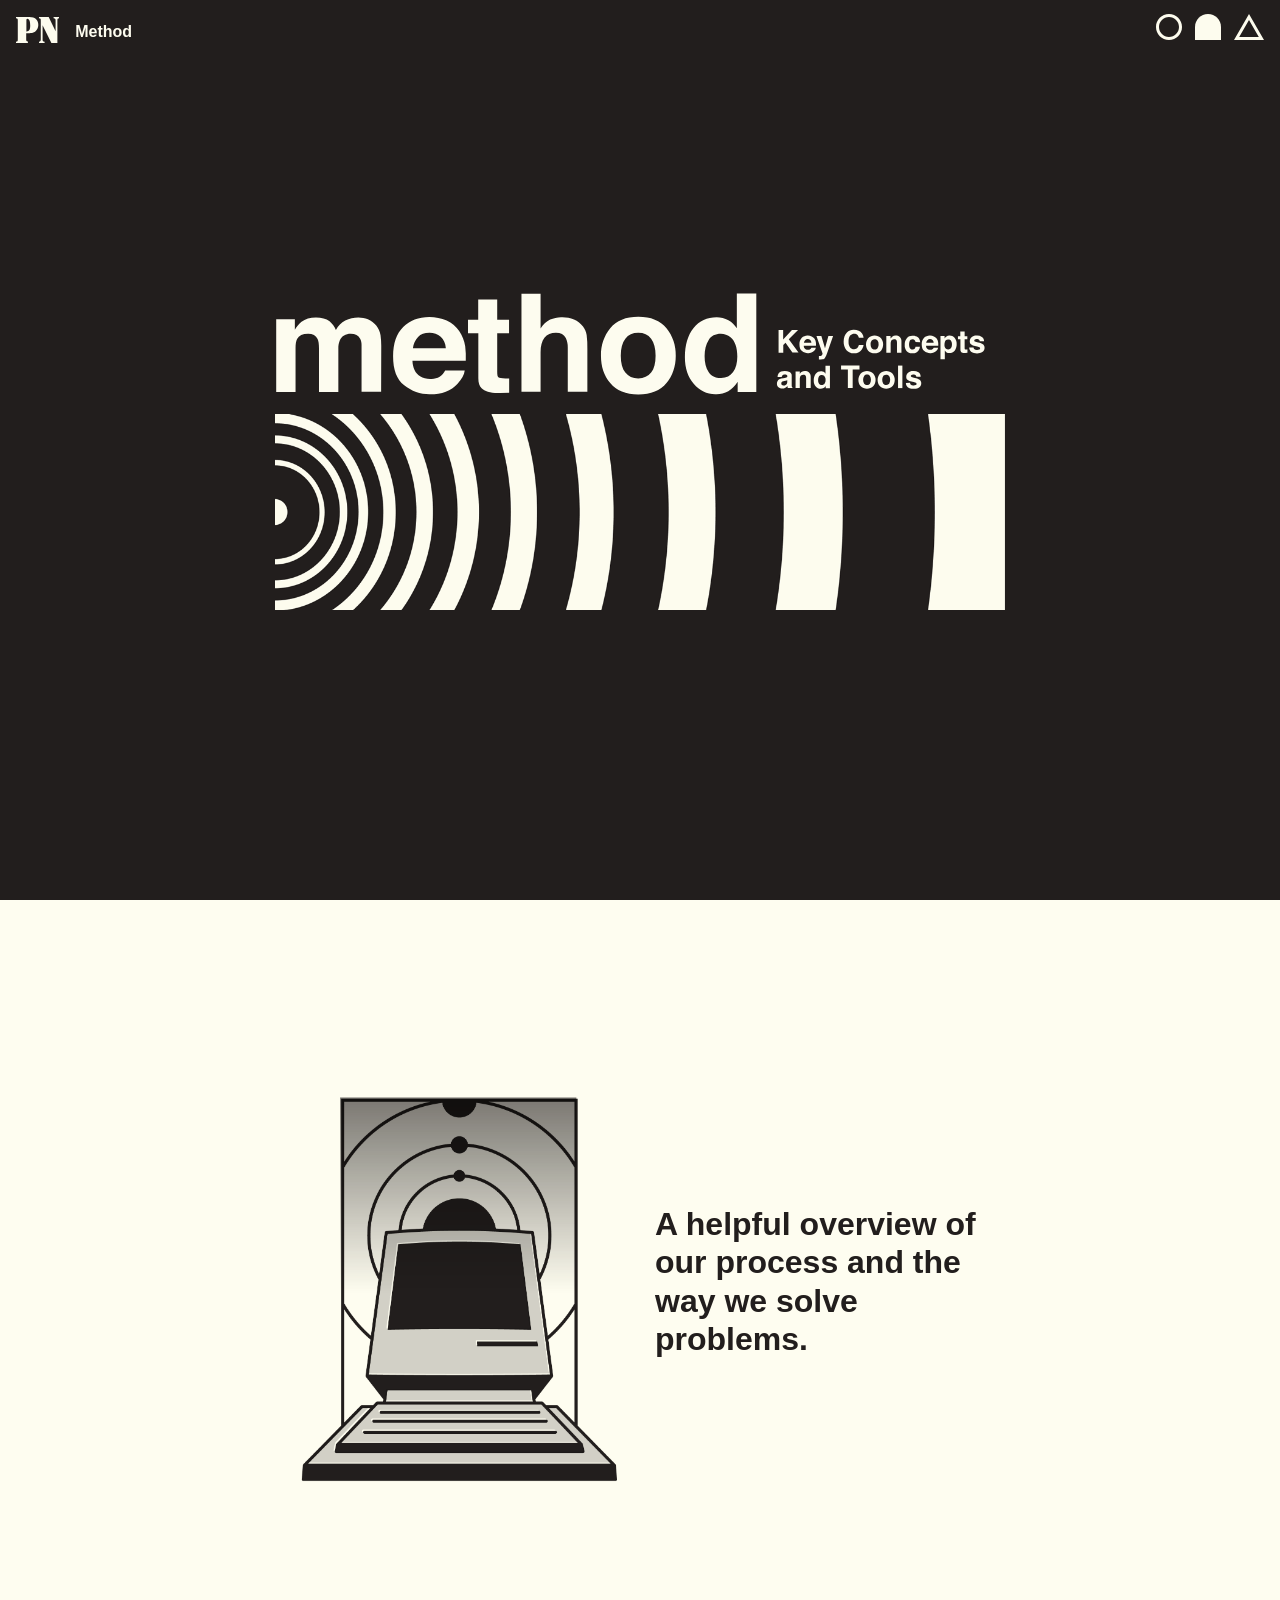
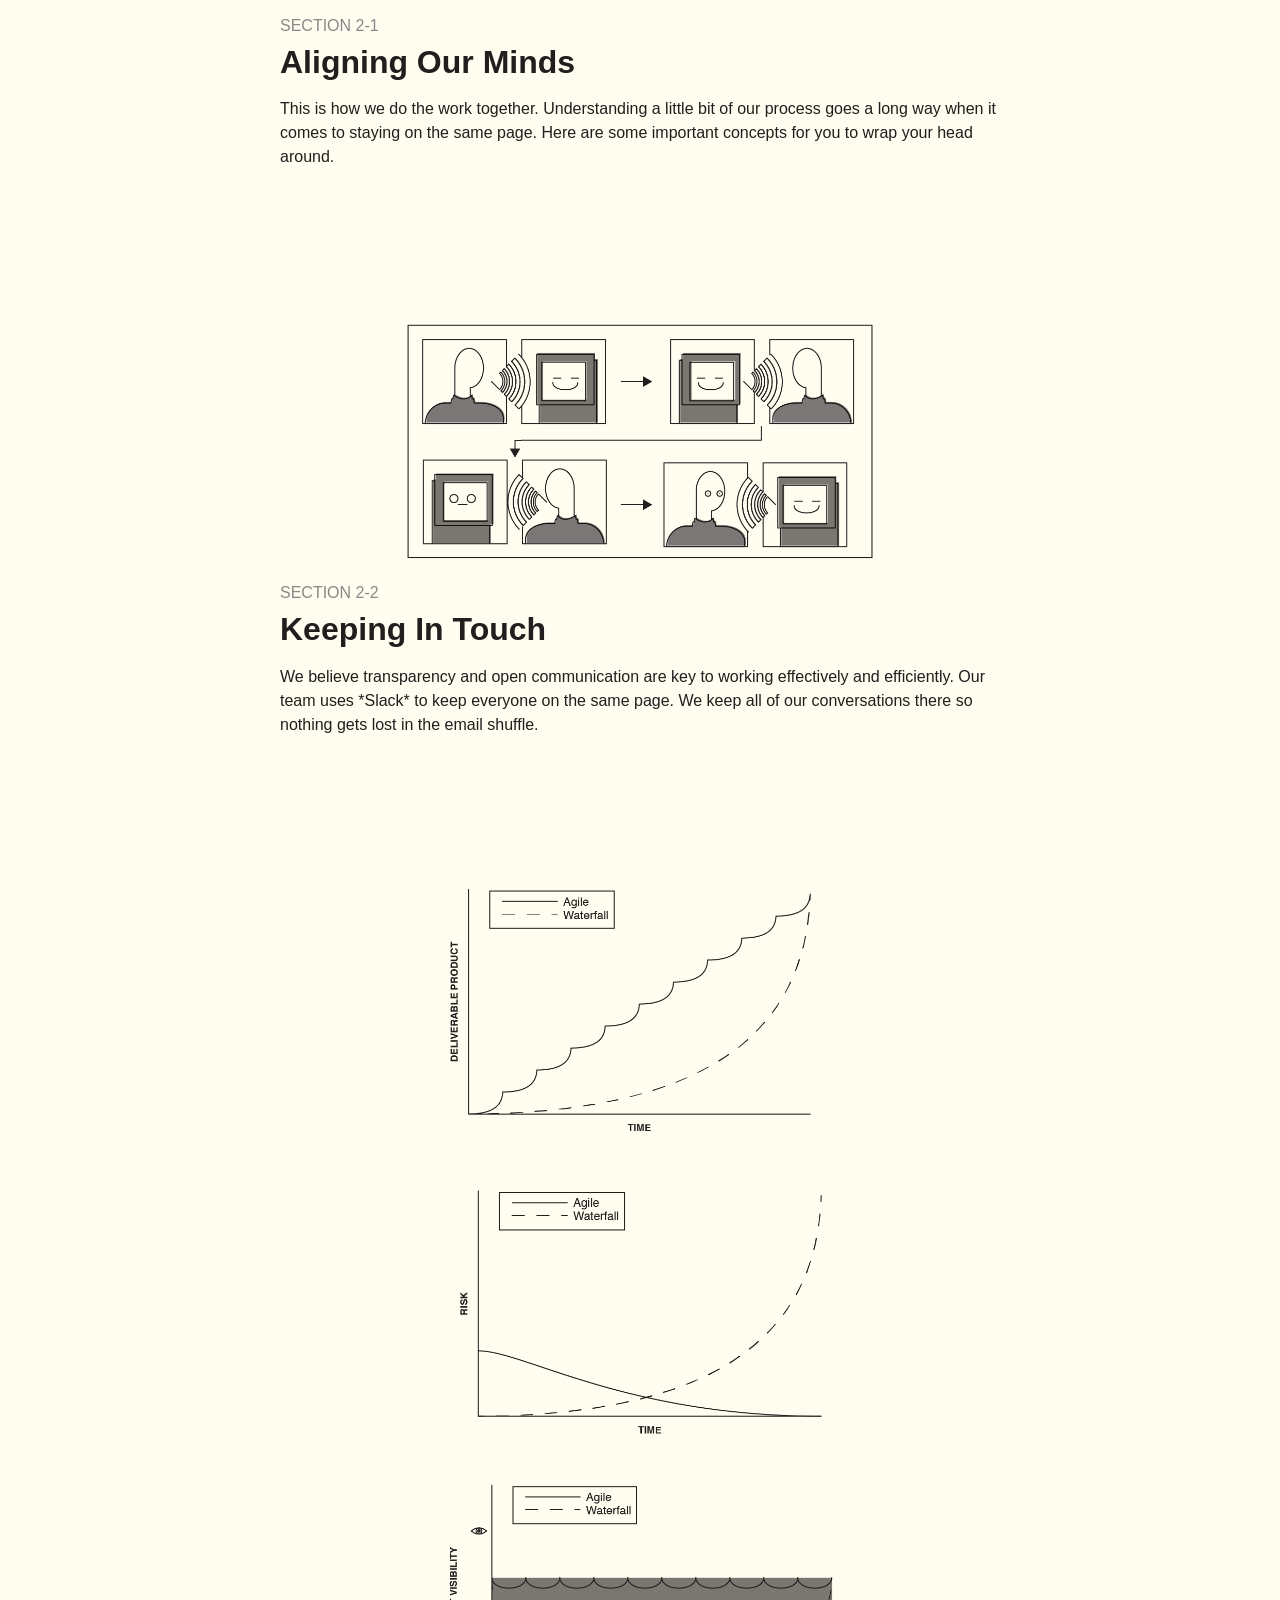
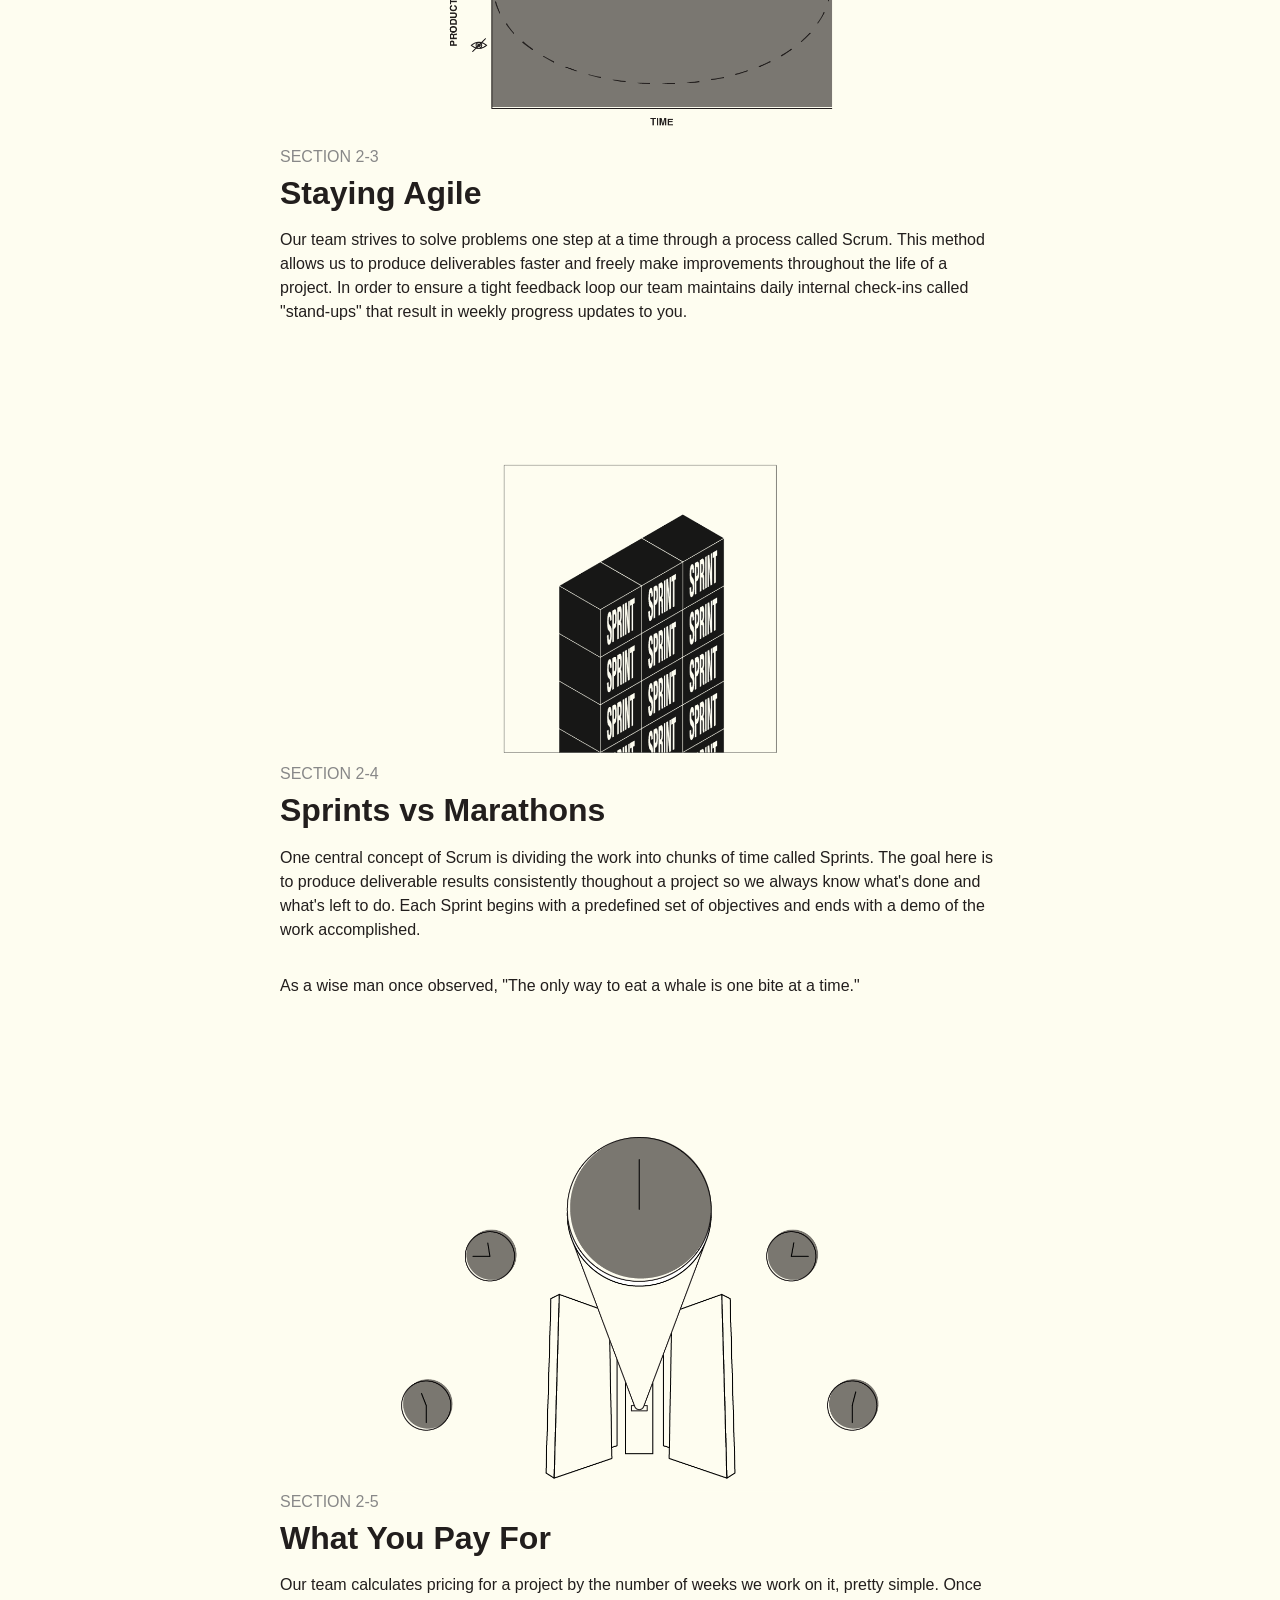
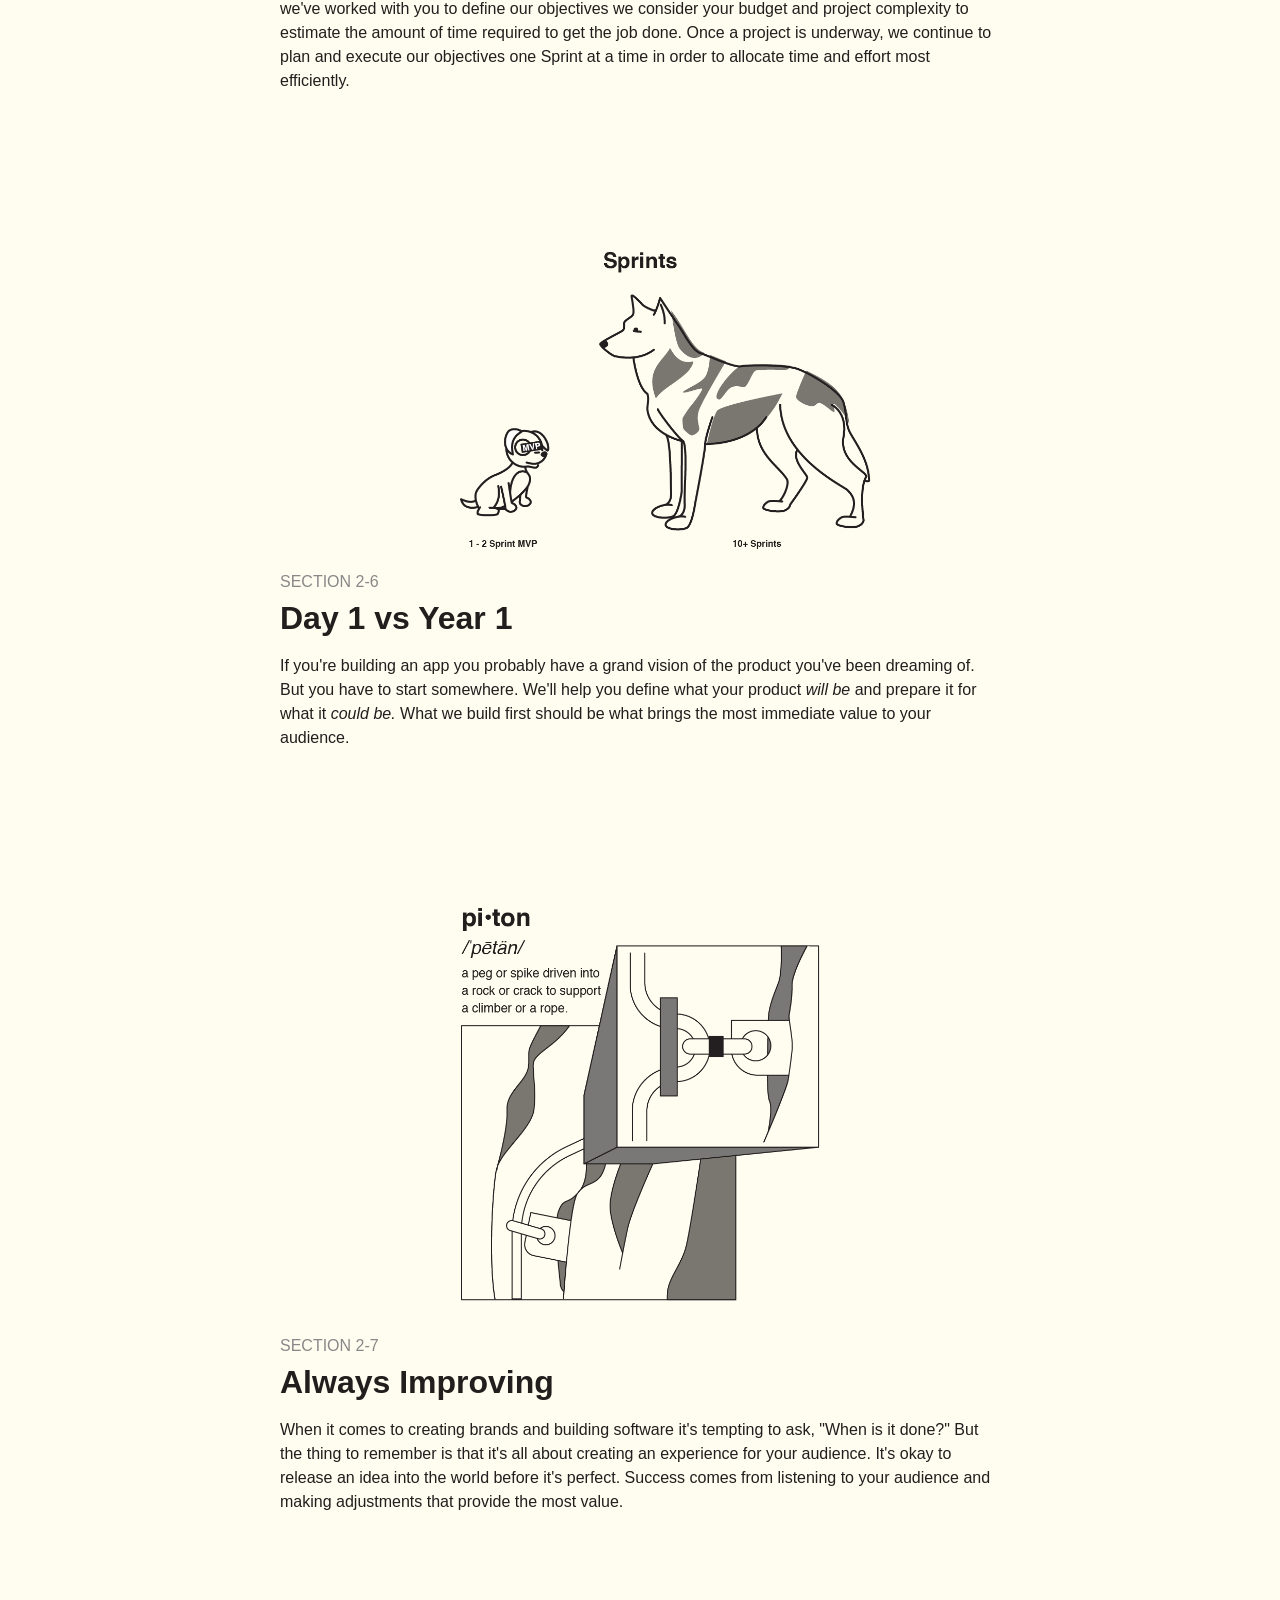
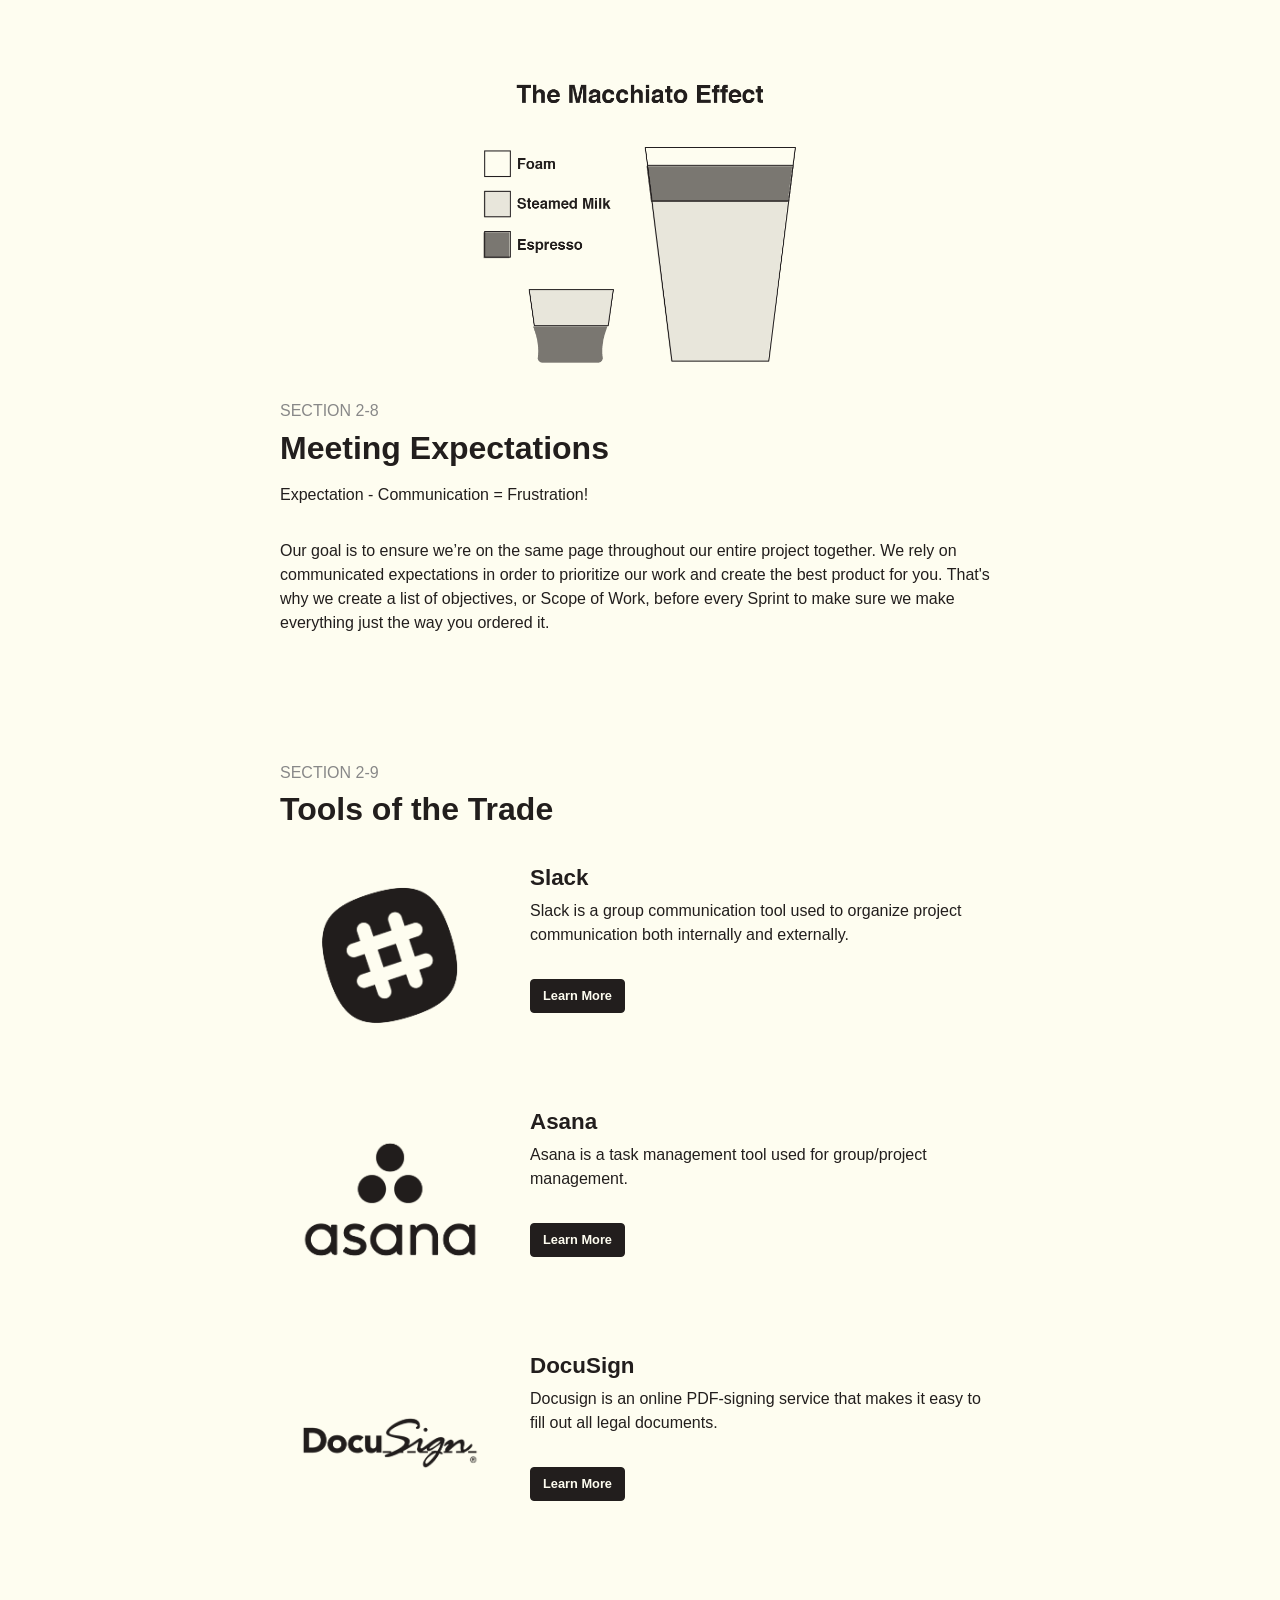
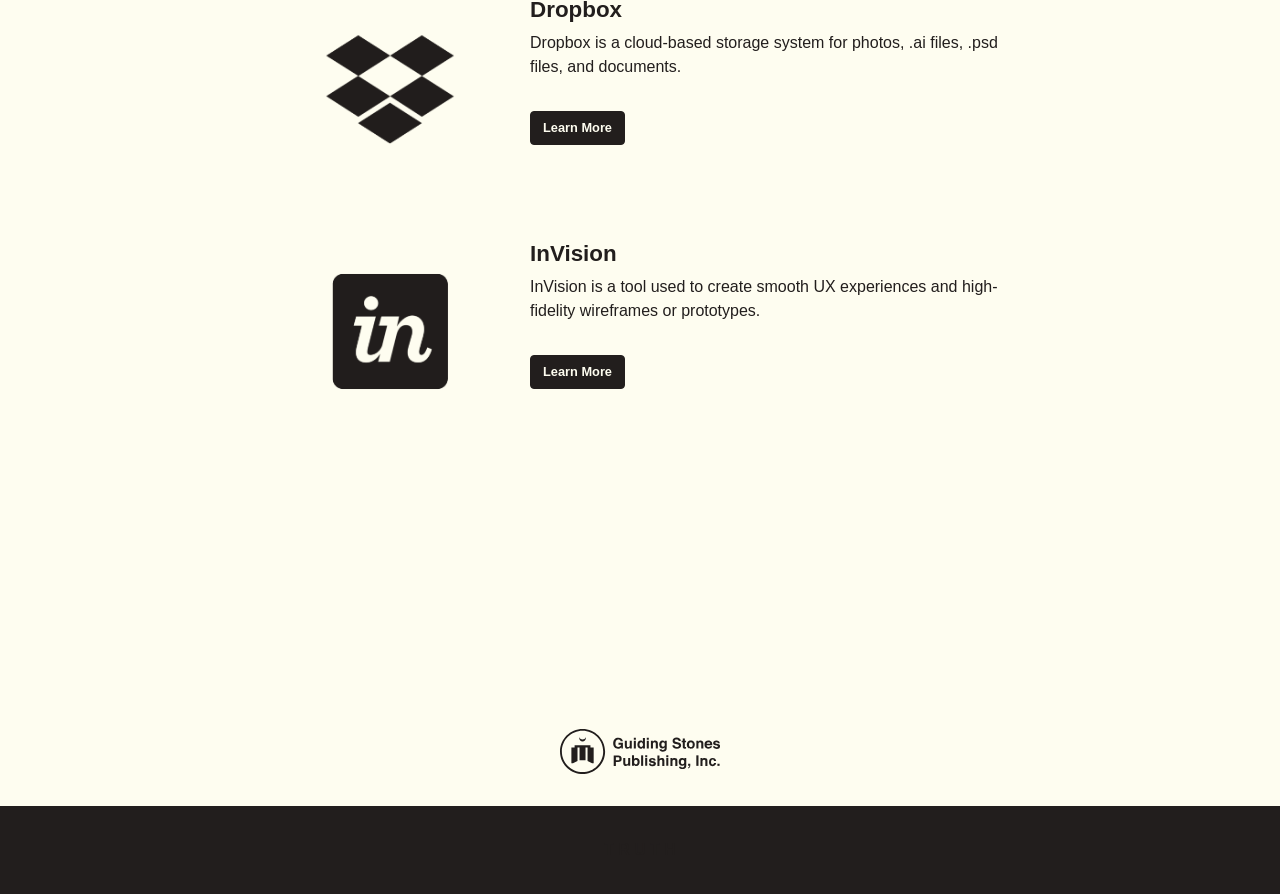
<file: method.html>
<!DOCTYPE html>
<html>
<head>
  <meta charset="utf-8">
  <meta http-equiv="X-UA-Compatible" content="IE=edge">
  <meta name="viewport" content="width=device-width, initial-scale=1">

  <title>Polar Notion : Pillar Two</title>

  <meta name="twitter:card" content="summary" />
  <meta name="twitter:site" content="@polarnotion" />
  <meta name="twitter:creator" content="@polarnotion" />
  <meta property="og:url" content="//polarnotion.com" />
  <meta property="og:title" content="Polar Notion. Atlanta Web and Mobile App Development." />
  <meta property="og:description" content="Designing web and mobile technology can be complicated, confusing, and take too long. Our team uses words you'll understand, continual communication, and breaks down complicated processes into easy to grasp concepts." />
  <meta property="og:image" content="//www.polarnotion.com/assets/images/polar-bears.png" />

  <link rel="shortcut icon" href="favicon.png"/>

  <!-- Latest compiled and minified CSS -->
  <link rel="stylesheet" href="assets/css/bootstrap.min.css">
  <link rel="stylesheet" href="assets/css/styles.min.css">
</head>
<body id="inner-page" class="body-dark">

  <header class="large-header">

    <nav class="navbar navbar-expand-lg fixed-top justify-content-between align-items-center">
      <div class="nav-left d-flex align-items-center">
        <a class="navbar-brand fade d-flex align-items-center" href="index.html" title="Polar Notion">
          <svg version="1.1"
             xmlns="http://www.w3.org/2000/svg" xmlns:xlink="http://www.w3.org/1999/xlink" xmlns:a="http://ns.adobe.com/AdobeSVGViewerExtensions/3.0/"
             x="0px" y="0px" width="43.2px" height="26px" viewBox="0 0 43.2 26" style="enable-background:new 0 0 43.2 26;"
             xml:space="preserve">
          <style type="text/css">
            .st0{fill:#FDFCEE;}
          </style>
          <defs>
          </defs>
          <g>
            <path class="st0" d="M12.5,0c0.7,0,2.2,0.1,3.2,0.3c4.2,0.6,6.6,3.4,6.6,7.6c0,3.7-2.1,6.7-5.5,7.8c-1.1,0.3-2.7,0.5-4.8,0.5
              c-0.5,0-1.1,0-1.8,0v5.9c0,2,0.3,2.4,1.7,2.5V26h-1.7H1.8H0v-1.2c1.5-0.1,1.8-0.5,1.8-2.5V3.7c0-2-0.2-2.4-1.8-2.5V0h1.8H12.5z
               M10.3,14.4c1.4,0.1,2.1-0.2,2.7-0.8c0.5-0.7,0.9-1.4,1-2.3c0.1-0.7,0.2-1.3,0.2-2v-1c0-0.9-0.2-3-0.4-3.8
              c-0.5-1.8-1.3-2.7-2.5-2.7c-0.7,0.1-0.9,0.5-0.9,1.9V14.4z"/>
            <path class="st0" d="M39.6,14.2V3.7c0-1.9-0.2-2.2-2-2.5V0h2h1.8h1.7v1.3c-1.4,0.2-1.7,0.6-1.7,2.5V26h-6L26.6,8.2v14.1
              c0,1.9,0.2,2.2,2,2.5V26h-2h-1.8H23v-1.2c1.4-0.2,1.8-0.7,1.8-2.5V3.7c0-2-0.2-2.4-1.8-2.5V0h1.8h7.9L39.6,14.2z"/>
          </g>
          </svg>
        </a>
        <span class="navbar-text">Method</span>
      </div>

      <span class="navbar-text nav--up-show">Key Concepts and Tools</span>

      <ul class="navbar-nav d-flex align-items-center">
        <li class="nav-item active d-flex align-items-center">
          <a class="fade" href="vision" title="Pillar One" >

            <!-- outline  -->
            <svg version="1.1"
               xmlns="http://www.w3.org/2000/svg" xmlns:xlink="http://www.w3.org/1999/xlink" xmlns:a="http://ns.adobe.com/AdobeSVGViewerExtensions/3.0/"
               x="0px" y="0px" width="26px" height="26px" viewBox="0 0 26 26" style="enable-background:new 0 0 26 26;" xml:space="preserve">
            <style type="text/css">
              .st0{fill:#FDFCEE;}
            </style>
            <defs>
            </defs>
            <g>
              <path class="st0" d="M13,3c5.5,0,10,4.5,10,10s-4.5,10-10,10S3,18.5,3,13S7.5,3,13,3 M13,0C5.8,0,0,5.8,0,13c0,7.2,5.8,13,13,13
                s13-5.8,13-13C26,5.8,20.2,0,13,0L13,0z"/>
            </g>
            </svg>

          </a>
        </li>
        <li class="nav-item d-flex align-items-center">
          <a class="fade" href="method" title="Piller Two">

            <!-- filled in -->
            <svg version="1.1"
               xmlns="http://www.w3.org/2000/svg" xmlns:xlink="http://www.w3.org/1999/xlink" xmlns:a="http://ns.adobe.com/AdobeSVGViewerExtensions/3.0/"
               x="0px" y="0px" width="26px" height="26px" viewBox="0 0 26 26" style="enable-background:new 0 0 26 26;" xml:space="preserve">
            <style type="text/css">
              .st0{fill:#FDFCEE;}
            </style>
            <defs>
            </defs>
            <g>
              <path class="st0" d="M13,0C5.8,0,0,5.8,0,13v13h26V13C26,5.8,20.2,0,13,0L13,0z"/>
            </g>
            </svg>

          </a>
        </li>
        <li class="nav-item d-flex align-items-center">
          <a class="fade" href="flow" title="Piller Three">

            <svg version="1.1"
               xmlns="http://www.w3.org/2000/svg" xmlns:xlink="http://www.w3.org/1999/xlink" xmlns:a="http://ns.adobe.com/AdobeSVGViewerExtensions/3.0/"
               x="0px" y="0px" width="30px" height="26px" viewBox="0 0 30 26" style="enable-background:new 0 0 30 26;" xml:space="preserve">
            <style type="text/css">
              .st0{fill:#FDFCEE;}
            </style>
            <defs>
            </defs>
            <g>
              <path class="st0" d="M15,6l9.8,17H5.2L15,6 M15,0L0,26h30L15,0L15,0z"/>
            </g>
            </svg>

          </a>
        </li>
      </ul>
    </nav>

    <div class="container">
      <div class="row justify-content-md-center large-header">
        <div class="col-lg-8 d-flex align-items-center">
          <div class="page-title">

            <img src="assets/images/svg/title-method.svg" alt="Method" />
            <img src="assets/images/pillar-2-motion.gif" alt="" />

          </div><!-- / page-title -->
        </div>
      </div>
    </div>

  </header>

  <nav class="chapter-nav">
    <div class="left-nav">
      <a class="fade" href="vision"><–– Go Back <br /><em>Ch. 1 Vision</em></a>
    </div>
    <div class="right-nav">
      <a class="fade" href="flow">Read On ––><br /><em>Ch. 3 Flow</em></a>
    </div>
  </nav>

  <div class="container">
    <div class="row">
      <div class="col-lg-12">

        <div id="content">

            <section id="#subtitle" class="row d-flex align-items-center">
              <div class="col-sm-6">
                <img src="assets/images/method-01.png" alt="">
              </div>
              <h1 class="col-sm-6">A helpful overview of our process and the way we solve problems.</h1>
            </section>

            <section id="#2-1">
              <h3 class="section">section 2-1</h3>
              <h1>Aligning Our Minds</h1>
              <p>This is how we do the work together. Understanding a little bit of our process goes a long way when it comes to staying on the same page. Here are some important concepts for you to wrap your head around.</p>
            </section>

            <section id="#2-2">
              <img class="img-figure" src="assets/images/method-02.png" alt="">
              <h3 class="section">section 2-2</h3>
              <h1>Keeping In Touch</h1>
              <p>We believe transparency and open communication are key to working effectively and efficiently. Our team uses *Slack* to keep everyone on the same page. We keep all of our conversations there so nothing gets lost in the email shuffle.</p>
            </section>

            <section id="#2-3">
              <img class="img-figure" src="assets/images/method-03.png" alt="">
              <img class="img-figure" src="assets/images/method-04.png" alt="">
              <img class="img-figure" src="assets/images/method-05.png" alt="">
              <h3 class="section">section 2-3</h3>
              <h1>Staying Agile</h1>
              <p>Our team strives to solve problems one step at a time through a process called Scrum. This method allows us to produce deliverables faster and freely make improvements throughout the life of a project. In order to ensure a tight feedback loop our team maintains daily internal check-ins called "stand-ups" that result in weekly progress updates to you.</p>
            </section>

            <section id="#2-4">
              <img class="img-figure" src="assets/images/method-06.gif" alt="">
              <h3 class="section">section 2-4</h3>
              <h1>Sprints vs Marathons</h1>
              <p>One central concept of Scrum is dividing the work into chunks of time called Sprints. The goal here is to produce deliverable results consistently thoughout a project so we always know what's done and what's left to do. Each Sprint begins with a predefined set of objectives and ends with a demo of the work accomplished.</p>
              <p>As a wise man once observed, "The only way to eat a whale is one bite at a time."</p>
            </section>

            <section id="#2-5">
              <img class="img-figure" src="assets/images/method-07.png" alt="">
              <h3 class="section">section 2-5</h3>
              <h1>What You Pay For</h1>
              <p>Our team calculates pricing for a project by the number of weeks we work on it, pretty simple. Once we've worked with you to define our objectives we consider your budget and project complexity to estimate the amount of time required to get the job done. Once a project is underway, we continue to plan and execute our objectives one Sprint at a time in order to allocate time and effort most efficiently.</p>
            </section>

            <section id="#2-6">
              <img class="img-figure" src="assets/images/method-08.png" alt="">
              <h3 class="section">section 2-6</h3>
              <h1>Day 1 vs Year 1</h1>
              <p>If you're building an app you probably have a grand vision of the product you've been dreaming of. But you have to start somewhere. We'll help you define what your product <em>will be</em> and prepare it for what it <em>could be.</em> What we build first should be what brings the most immediate value to your audience.</p>
            </section>

            <section id="#2-7">
              <img class="img-figure" src="assets/images/method-09.png" alt="">
              <h3 class="section">section 2-7</h3>
              <h1>Always Improving</h1>
              <p>When it comes to creating brands and building software it's tempting to ask, "When is it done?" But the thing to remember is that it's all about creating an experience for your audience. It's okay to release an idea into the world before it's perfect. Success comes from listening to your audience and making adjustments that provide the most value.</p>
            </section>

            <section id="#2-8">
              <img class="img-figure" src="assets/images/method-10.png" alt="">
              <h3 class="section">section 2-8</h3>
              <h1>Meeting Expectations</h1>
              <p>Expectation - Communication = Frustration!</p>
              <p>Our goal is to ensure we’re on the same page throughout our entire project together. We rely on communicated expectations in order to prioritize our work and create the best product for you. That's why we create a list of objectives, or Scope of Work, before every Sprint to make sure we make everything just the way you ordered it.</p>
            </section>

            <section id="#2-9">
              <h3 class="section">section 2-9</h3>
              <h1>Tools of the Trade</h1>

              <div class="row mb-4 d-flex align-items-center">
                <div class="col-sm-4 col-xs-6">
                  <img src="assets/images/slack.png" alt="logo" />
                </div>
                <div class="col-sm-8">
                  <h2>Slack</h2>
                  <p>Slack is a group communication tool used to organize project communication both internally and externally.</p>
                  <p><a target="_blank" class="btn btn-dark" href="https://slack.com/">Learn More</a></p>
                </div>
              </div>

              <div class="row mb-4 d-flex align-items-center">
                <div class="col-sm-4 col-xs-6">
                  <img src="assets/images/asana.png" alt="logo" />
                </div>
                <div class="col-sm-8">
                  <h2>Asana</h2>
                  <p>Asana is a task management tool used for group/project management.</p>
                  <p><a target="_blank" class="btn btn-dark" href="https://asana.com/">Learn More</a></p>
                </div>
              </div>

              <div class="row mb-4 d-flex align-items-center">
                <div class="col-sm-4 col-xs-6">
                  <img src="assets/images/docusign.png" alt="logo" />
                </div>
                <div class="col-sm-8">
                  <h2>DocuSign</h2>
                  <p>Docusign is an online PDF-signing service that makes it easy to fill out all legal documents.</p>
                  <p><a target="_blank" class="btn btn-dark" href="https://www.docusign.com/">Learn More</a></p>
                </div>
              </div>

              <div class="row mb-4 d-flex align-items-center">
                <div class="col-sm-4 col-xs-6">
                  <img src="assets/images/dropbox.png" alt="logo" />
                </div>
                <div class="col-sm-8">
                  <h2>Dropbox</h2>
                  <p>Dropbox is a cloud-based storage system for photos, .ai files, .psd files, and documents.</p>
                  <p><a target="_blank" class="btn btn-dark" href="https://www.dropbox.com/">Learn More</a></p>
                </div>
              </div>

              <div class="row mb-4 d-flex align-items-center">
                <div class="col-sm-4 col-xs-6">
                  <img src="assets/images/invision.png" alt="logo" />
                </div>
                <div class="col-sm-8">
                  <h2>InVision</h2>
                  <p>InVision is a tool used to create smooth UX experiences and high-fidelity wireframes or prototypes.</p>
                  <p><a target="_blank" class="btn btn-dark" href="https://www.invisionapp.com/">Learn More</a></p>
                </div>
              </div>
            </section>

        </div><!--/ content -->

      </div><!-- / col-lg-12 -->
    </div><!--/ row -->
  </div> <!--/container -->


  <footer id="footer">
    <a href="http://shop.polarnotion.com" title="Shop Polar Notion" ><img src="assets/images/svg/guidestones.svg" alt="Guidestones publishing co." /></a>
    <div class="sub-footer">
      <a href="#4th" title="Enter the tenth dimension">T R U T H</a>
    </div>
  </footer>

  <!-- Latest compiled and minified JavaScript -->
  <script src="https://ajax.googleapis.com/ajax/libs/jquery/3.2.1/jquery.min.js"></script>
  <script src="assets/js/bootstrap.min.js"></script>
  <script src="assets/js/anchor.min.js"></script>
  <script src="./main.js"></script>

  <script>
    anchors.add('.section');
  </script>


  <script>
    (function(i,s,o,g,r,a,m){i['GoogleAnalyticsObject']=r;i[r]=i[r]||function(){
    (i[r].q=i[r].q||[]).push(arguments)},i[r].l=1*new Date();a=s.createElement(o),
    m=s.getElementsByTagName(o)[0];a.async=1;a.src=g;m.parentNode.insertBefore(a,m)
    })(window,document,'script','https://www.google-analytics.com/analytics.js','ga');

    ga('create', 'UA-33343564-1', 'auto');
    ga('send', 'pageview');
  </script>

</body>
</html>
</file>
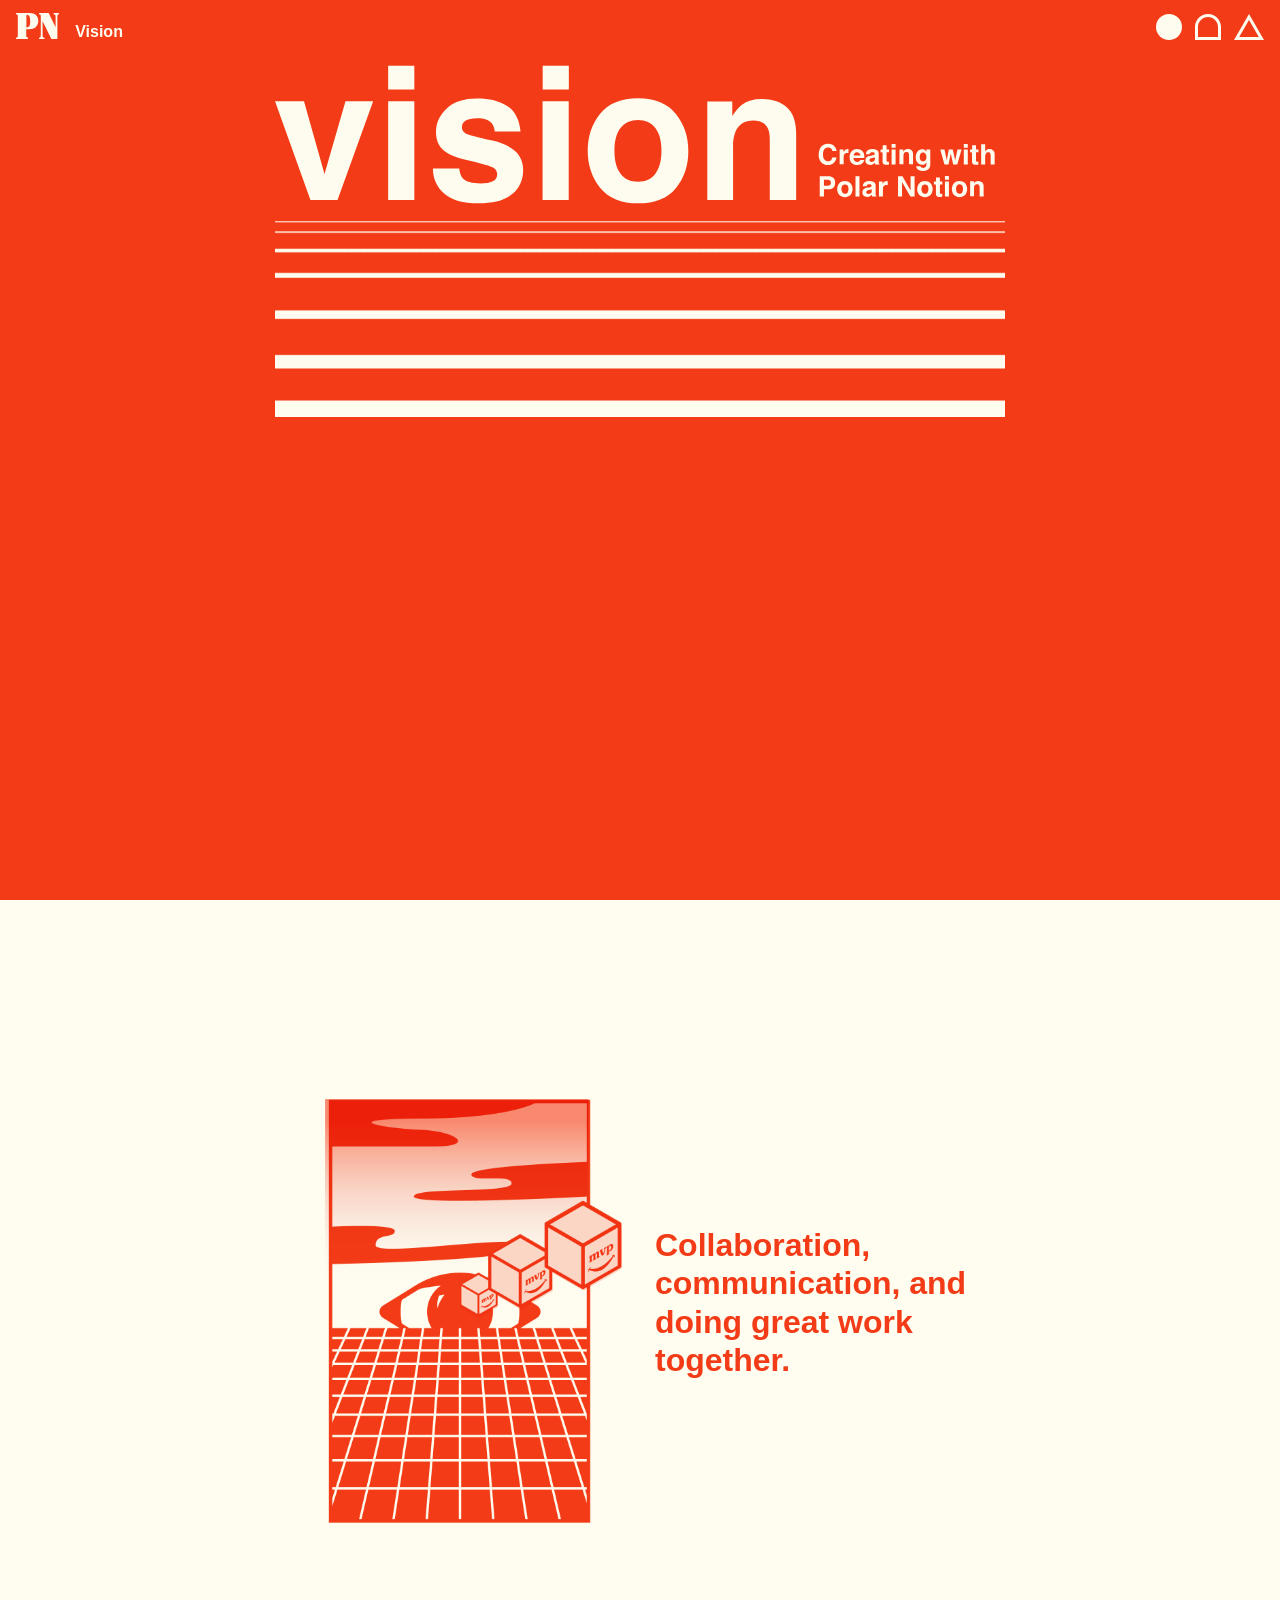
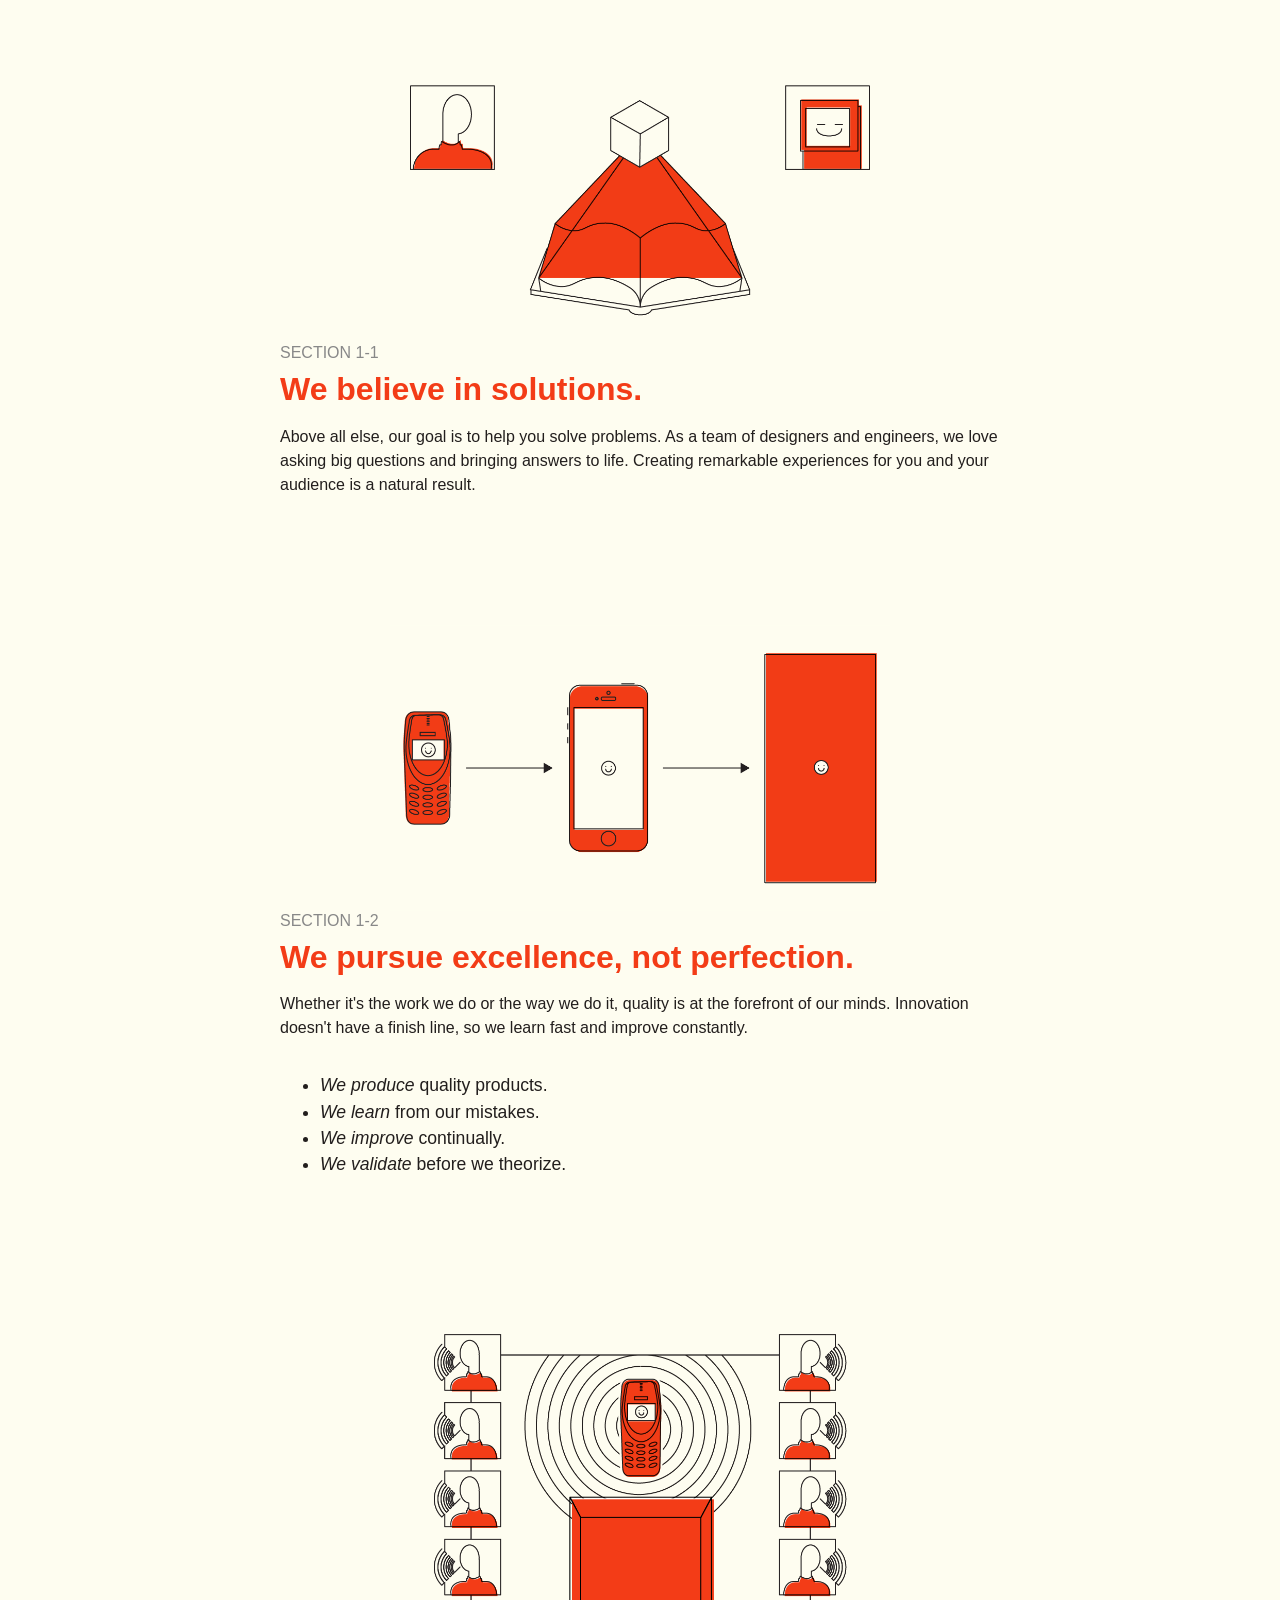
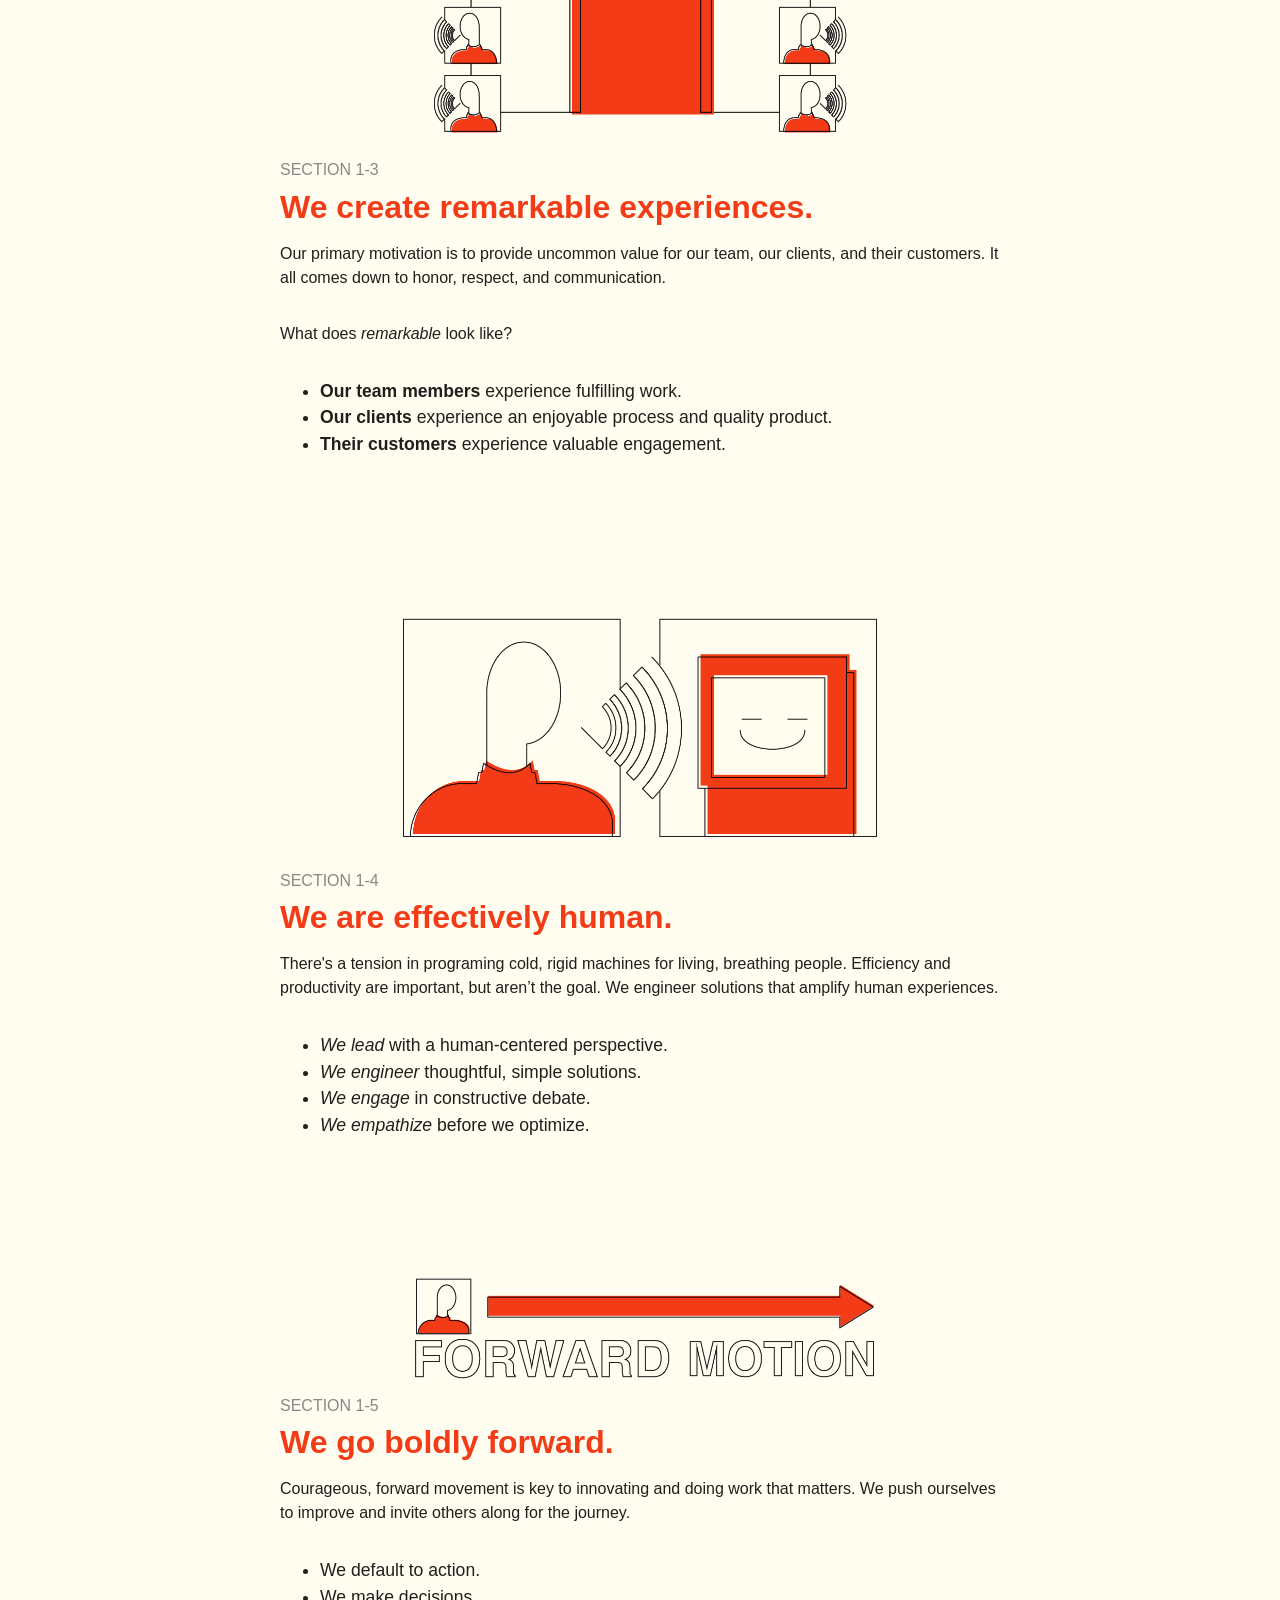
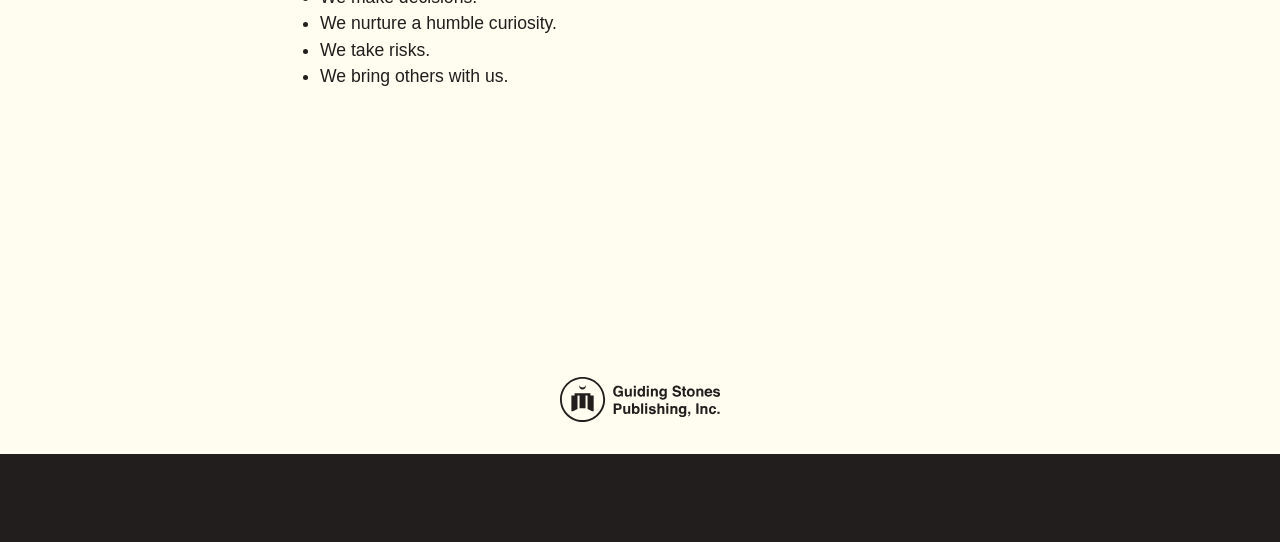
<file: pillar-1.html>
<!DOCTYPE html>
<html>
<head>
  <meta charset="utf-8">
  <meta http-equiv="X-UA-Compatible" content="IE=edge">
  <meta name="viewport" content="width=device-width, initial-scale=1">

  <title>Polar Notion : Pillar One</title>

  <meta name="twitter:card" content="summary" />
  <meta name="twitter:site" content="@polarnotion" />
  <meta name="twitter:creator" content="@polarnotion" />
  <meta property="og:url" content="//polarnotion.com" />
  <meta property="og:title" content="Polar Notion. Atlanta Web and Mobile App Development." />
  <meta property="og:description" content="Designing web and mobile technology can be complicated, confusing, and take too long. Our team uses words you'll understand, continual communication, and breaks down complicated processes into easy to grasp concepts." />
  <meta property="og:image" content="//www.polarnotion.com/assets/images/polar-bears.png" />

  <link rel="shortcut icon" href="favicon.png"/>

  <!-- Latest compiled and minified CSS -->
  <link rel="stylesheet" href="assets/css/bootstrap.min.css">
  <link rel="stylesheet" href="assets/css/styles.min.css">
</head>
<body id="inner-page" class="body-red">

  <header class="large-header">

    <nav class="navbar navbar-expand-lg fixed-top bg-red">
      <a class="navbar-brand fade" href="index.html" title="Polar Notion">
        <svg version="1.1"
           xmlns="http://www.w3.org/2000/svg" xmlns:xlink="http://www.w3.org/1999/xlink" xmlns:a="http://ns.adobe.com/AdobeSVGViewerExtensions/3.0/"
           x="0px" y="0px" width="43.2px" height="26px" viewBox="0 0 43.2 26" style="enable-background:new 0 0 43.2 26;"
           xml:space="preserve">
        <style type="text/css">
          .st0{fill:#FDFCEE;}
        </style>
        <defs>
        </defs>
        <g>
          <path class="st0" d="M12.5,0c0.7,0,2.2,0.1,3.2,0.3c4.2,0.6,6.6,3.4,6.6,7.6c0,3.7-2.1,6.7-5.5,7.8c-1.1,0.3-2.7,0.5-4.8,0.5
            c-0.5,0-1.1,0-1.8,0v5.9c0,2,0.3,2.4,1.7,2.5V26h-1.7H1.8H0v-1.2c1.5-0.1,1.8-0.5,1.8-2.5V3.7c0-2-0.2-2.4-1.8-2.5V0h1.8H12.5z
             M10.3,14.4c1.4,0.1,2.1-0.2,2.7-0.8c0.5-0.7,0.9-1.4,1-2.3c0.1-0.7,0.2-1.3,0.2-2v-1c0-0.9-0.2-3-0.4-3.8
            c-0.5-1.8-1.3-2.7-2.5-2.7c-0.7,0.1-0.9,0.5-0.9,1.9V14.4z"/>
          <path class="st0" d="M39.6,14.2V3.7c0-1.9-0.2-2.2-2-2.5V0h2h1.8h1.7v1.3c-1.4,0.2-1.7,0.6-1.7,2.5V26h-6L26.6,8.2v14.1
            c0,1.9,0.2,2.2,2,2.5V26h-2h-1.8H23v-1.2c1.4-0.2,1.8-0.7,1.8-2.5V3.7c0-2-0.2-2.4-1.8-2.5V0h1.8h7.9L39.6,14.2z"/>
        </g>
        </svg>
      </a>
      <span class="navbar-text">Vision</span>
      <span class="chapter-title ml-auto d-none d-lg-block">Creating with Polar Notion</span>
      <ul class="navbar-nav ml-auto">
        <li class="nav-item active">
          <a class="fade" href="pillar-1.html" title="Piller One">

            <svg version="1.1"
               xmlns="http://www.w3.org/2000/svg" xmlns:xlink="http://www.w3.org/1999/xlink" xmlns:a="http://ns.adobe.com/AdobeSVGViewerExtensions/3.0/"
               x="0px" y="0px" width="26px" height="26px" viewBox="0 0 26 26" style="enable-background:new 0 0 26 26;" xml:space="preserve">
            <style type="text/css">
              .st0{fill:#FDFCEE;}
            </style>
            <defs>
            </defs>
            <circle class="st0" cx="13" cy="13" r="13"/>
            </svg>

          </a>
        </li>
        <li class="nav-item">
          <a class="fade" href="pillar-2.html" title="Pillar Two">

            <svg version="1.1" xmlns="http://www.w3.org/2000/svg" xmlns:xlink="http://www.w3.org/1999/xlink" xmlns:a="http://ns.adobe.com/AdobeSVGViewerExtensions/3.0/"
               x="0px" y="0px" width="26px" height="26px" viewBox="0 0 26 26" style="enable-background:new 0 0 26 26;" xml:space="preserve">
            <style type="text/css">
              .st0{fill:#FDFCEE;}
            </style>
            <defs>
            </defs>
            <g>
              <path class="st0" d="M13,3c5.5,0,10,4.5,10,10v10H3V13C3,7.5,7.5,3,13,3 M13,0C5.8,0,0,5.8,0,13v13h26V13C26,5.8,20.2,0,13,0L13,0z
                "/>
            </g>
            </svg>

          </a>
        </li>
        <li class="nav-item">
          <a class="Fade" href="pillar-3.html" title="Pillar Three">

            <svg version="1.1"
               xmlns="http://www.w3.org/2000/svg" xmlns:xlink="http://www.w3.org/1999/xlink" xmlns:a="http://ns.adobe.com/AdobeSVGViewerExtensions/3.0/"
               x="0px" y="0px" width="30px" height="26px" viewBox="0 0 30 26" style="enable-background:new 0 0 30 26;" xml:space="preserve">
            <style type="text/css">
              .st0{fill:#FDFCEE;}
            </style>
            <defs>
            </defs>
            <g>
              <path class="st0" d="M15,6l9.8,17H5.2L15,6 M15,0L0,26h30L15,0L15,0z"/>
            </g>
            </svg>

          </a>
        </li>
      </ul>
    </nav>

    <div class="container">
      <div class="row justify-content-md-center">
        <div class="col-lg-8">
          <div class="page-title">

            <img src="assets/images/svg/title-vision.svg" alt="Visions" />
            <img class="mt-3" src="assets/images/pillar-1-motion.gif" alt="" />

          </div><!-- / page-title -->
        </div>
      </div>
    </div>

  </header>

  <nav class="chapter-nav">
    <div class="right-nav">
      <a class="fade" href="pillar-2.html">Read On ––><br /><em>Ch. 2 Method</em></a>
    </div>
  </nav>

  <div class="container">
    <div class="row">
      <div class="col-lg-12">

        <div id="content">

          <section id="#subtitle" class="row d-flex align-items-center">
            <div class="col-sm-6">
              <img src="assets/images/vision-01.png" alt="">
            </div>
            <h1 class="col-sm-6">Collaboration, communication, and doing great work together.</h1>
          </section>

          <section id="#1-1">
            <img class="img-figure" src="assets/images/vision-02.png" alt="">
            <h3 class="section">section 1-1</h3>
            <h1>We believe in solutions.</h1>
            <p>Above all else, our goal is to help you solve problems. As a team of designers and engineers, we love asking big questions and bringing answers to life. Creating remarkable experiences for you and your audience is a natural result.</p>
          </section>

          <section id="#1-2">
            <img class="img-figure" src="assets/images/vision-03.png" alt="">
            <h3 class="section">section 1-2</h3>
            <h1>We pursue excellence, not perfection.</h1>
            <p>Whether it's the work we do or the way we do it, quality is at the forefront of our minds. Innovation doesn't have a finish line, so we learn fast and improve constantly.</p>
            <ul>
              <li><em>We produce</em> quality products.</li>
              <li><em>We learn</em> from our mistakes.</li>
              <li><em>We improve</em> continually.</li>
              <li><em>We validate</em> before we theorize.</li>
            </ul>
          </section>

          <section id="#1-3">
            <img class="img-figure" src="assets/images/vision-04.png" alt="">
            <h3 class="section">section 1-3</h3>
            <h1>We create remarkable experiences.</h1>
            <p>Our primary motivation is to provide uncommon value for our team, our clients, and their customers. It all comes down to honor, respect, and communication.</p>
            <p>What does <em>remarkable</em> look like?</p>
            <ul>
              <li><b>Our team members</b> experience fulfilling work.</li>
              <li><b>Our clients</b> experience an enjoyable process and quality product.</li>
              <li><b>Their customers</b> experience valuable engagement.</li>
            </ul>
          </section>

          <section id="#1-4">
            <img class="img-figure" src="assets/images/vision-05.png" alt="">
            <h3 class="section">section 1-4</h3>
            <h1>We are effectively human.</h1>
            <p>There's a tension in programing cold, rigid machines for living, breathing people. Efficiency and productivity are important, but aren’t the goal. We engineer solutions that amplify human experiences.</p>
            <ul>
              <li><em>We lead</em> with a human-centered perspective.</li>
              <li><em>We engineer</em> thoughtful, simple solutions.</li>
              <li><em>We engage</em> in constructive debate.</li>
              <li><em>We empathize</em> before we optimize.</li>
            </ul>
          </section>

          <section id="#1-5">
            <img class="img-figure" src="assets/images/vision-06.png" alt="">
            <h3 class="section">section 1-5</h3>
            <h1>We go boldly forward.</h1>
            <p>Courageous, forward movement is key to innovating and doing work that matters. We push ourselves to improve and invite others along for the journey.</p>
            <ul>
              <li>We default to action.</li>
              <li>We make decisions.</li>
              <li>We nurture a humble curiosity.</li>
              <li>We take risks.</li>
              <li>We bring others with us.</li>
            </ul>
          </section>


        </div><!--/ content -->

      </div><!-- / col-lg-12 -->
    </div><!--/ row -->
  </div> <!--/container -->

  <footer id="footer">
    <a href="http://shop.polarnotion.com" title="Shop Polar Notion" ><img src="assets/images/svg/guidestones.svg" alt="Guidestones publishing co." /></a>
    <div class="sub-footer">
      <a href="#4th" title="Enter the tenth dimension">T R U T H</a>
    </div>
  </footer>

  <!-- Latest compiled and minified JavaScript -->
  <script src="https://ajax.googleapis.com/ajax/libs/jquery/3.2.1/jquery.min.js"></script>
  <script src="assets/js/bootstrap.min.js"></script>
  <script src="assets/js/anchor.min.js"></script>
  <script src="./main.js"></script>

  <script>
    anchors.add('.section');
  </script>


  <script>
    (function(i,s,o,g,r,a,m){i['GoogleAnalyticsObject']=r;i[r]=i[r]||function(){
    (i[r].q=i[r].q||[]).push(arguments)},i[r].l=1*new Date();a=s.createElement(o),
    m=s.getElementsByTagName(o)[0];a.async=1;a.src=g;m.parentNode.insertBefore(a,m)
    })(window,document,'script','https://www.google-analytics.com/analytics.js','ga');

    ga('create', 'UA-33343564-1', 'auto');
    ga('send', 'pageview');
  </script>

</body>
</html>
</file>
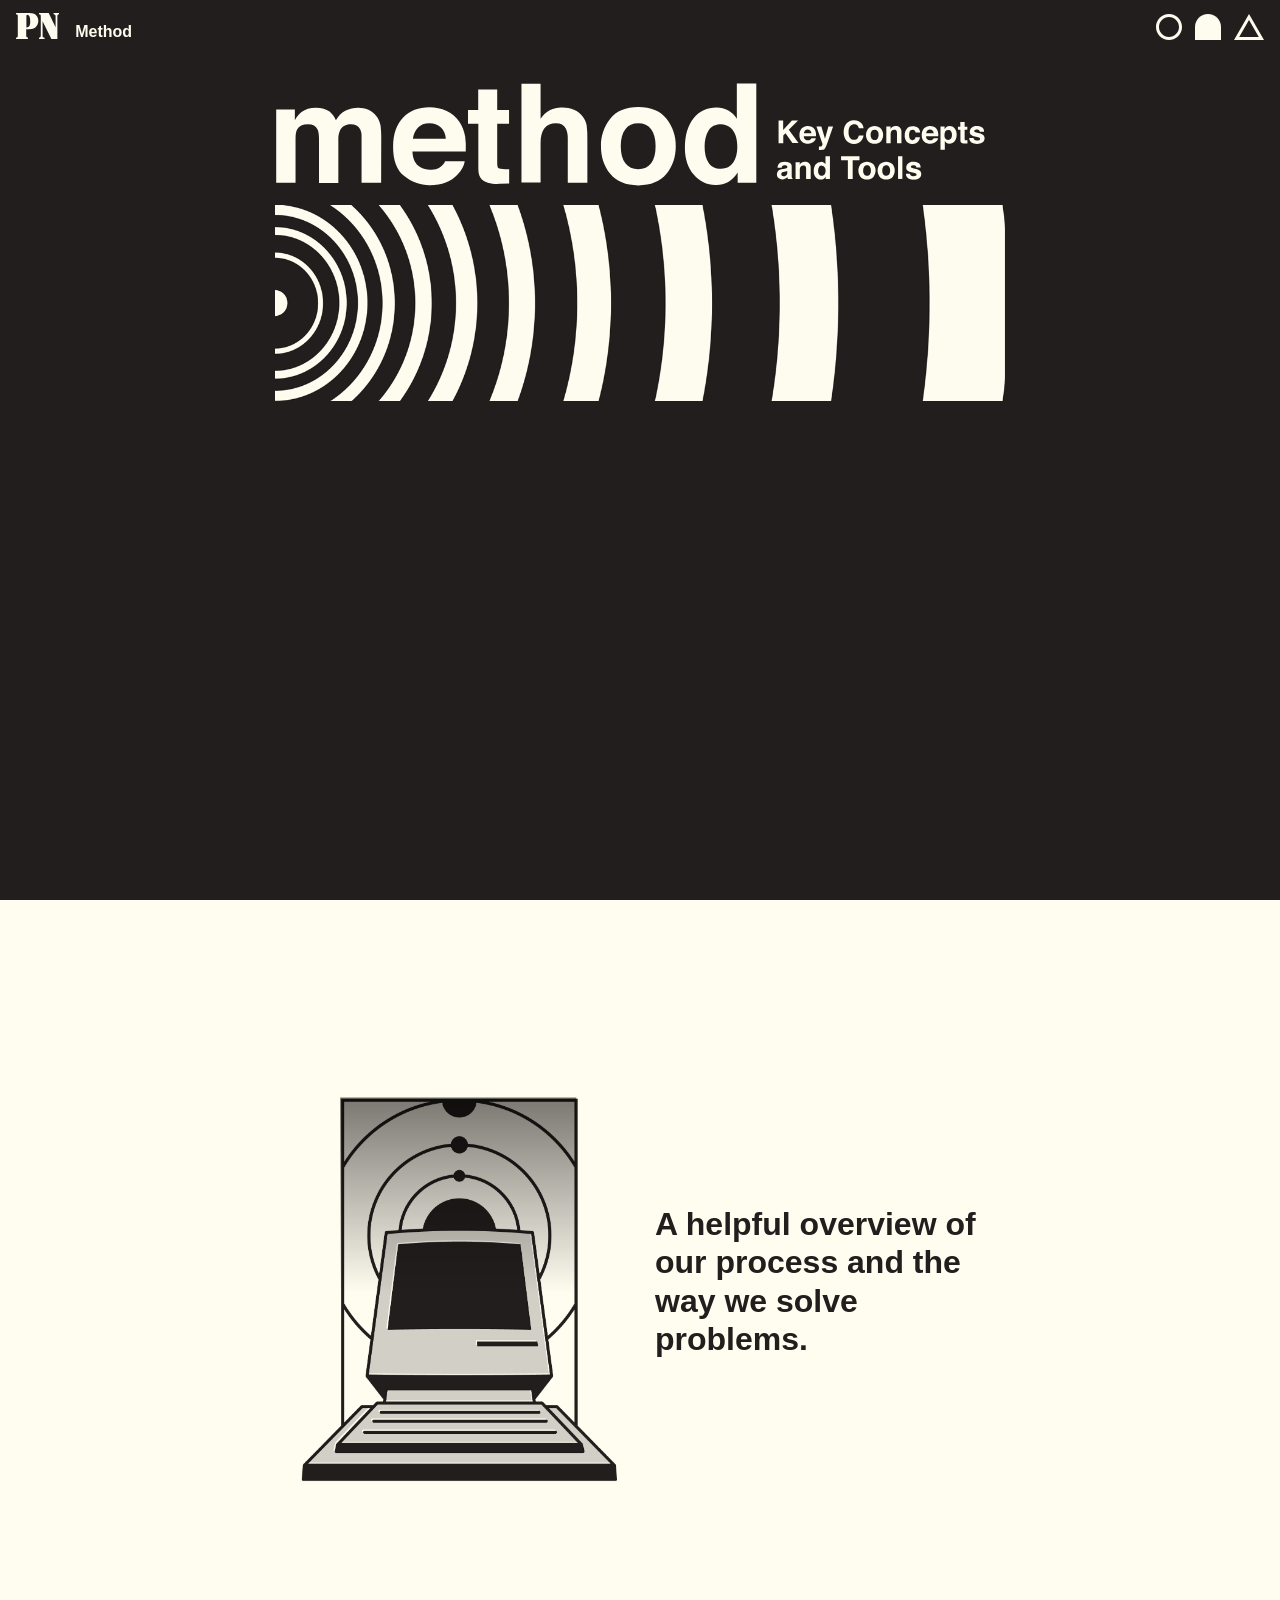
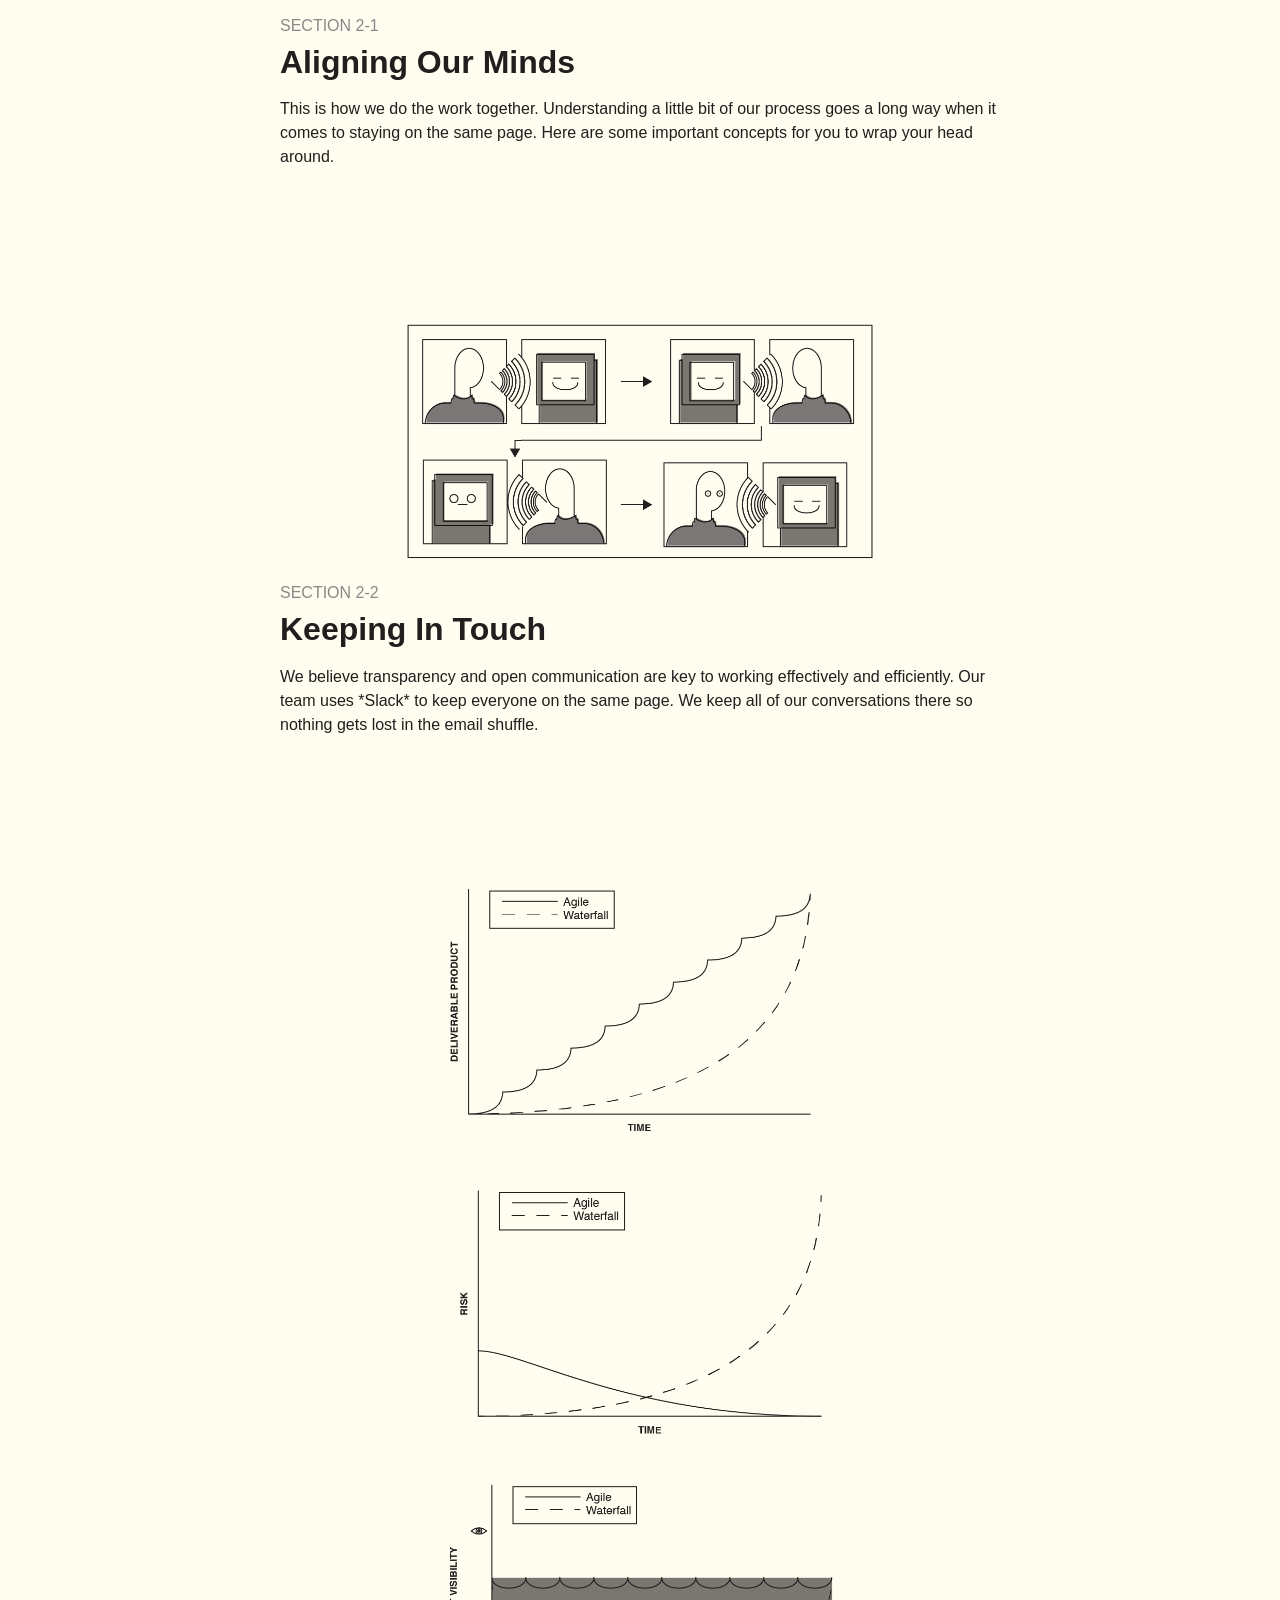
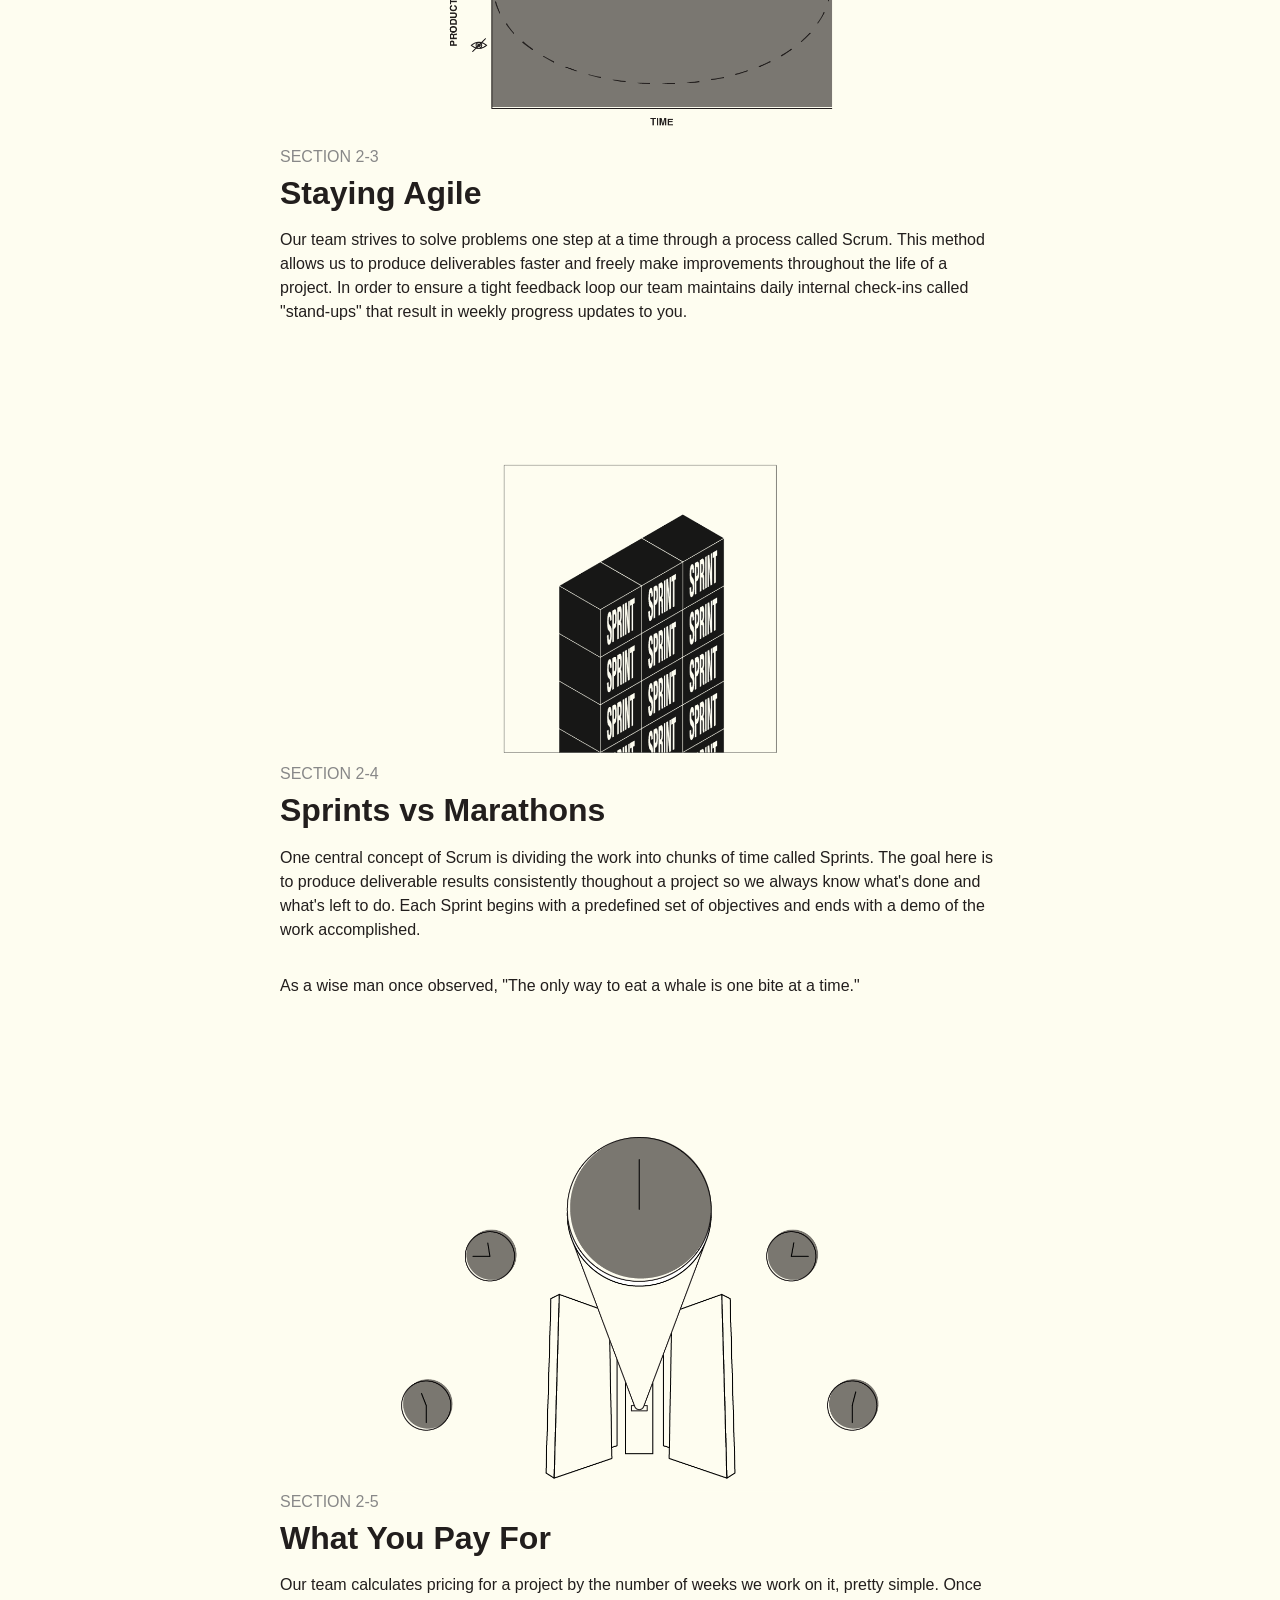
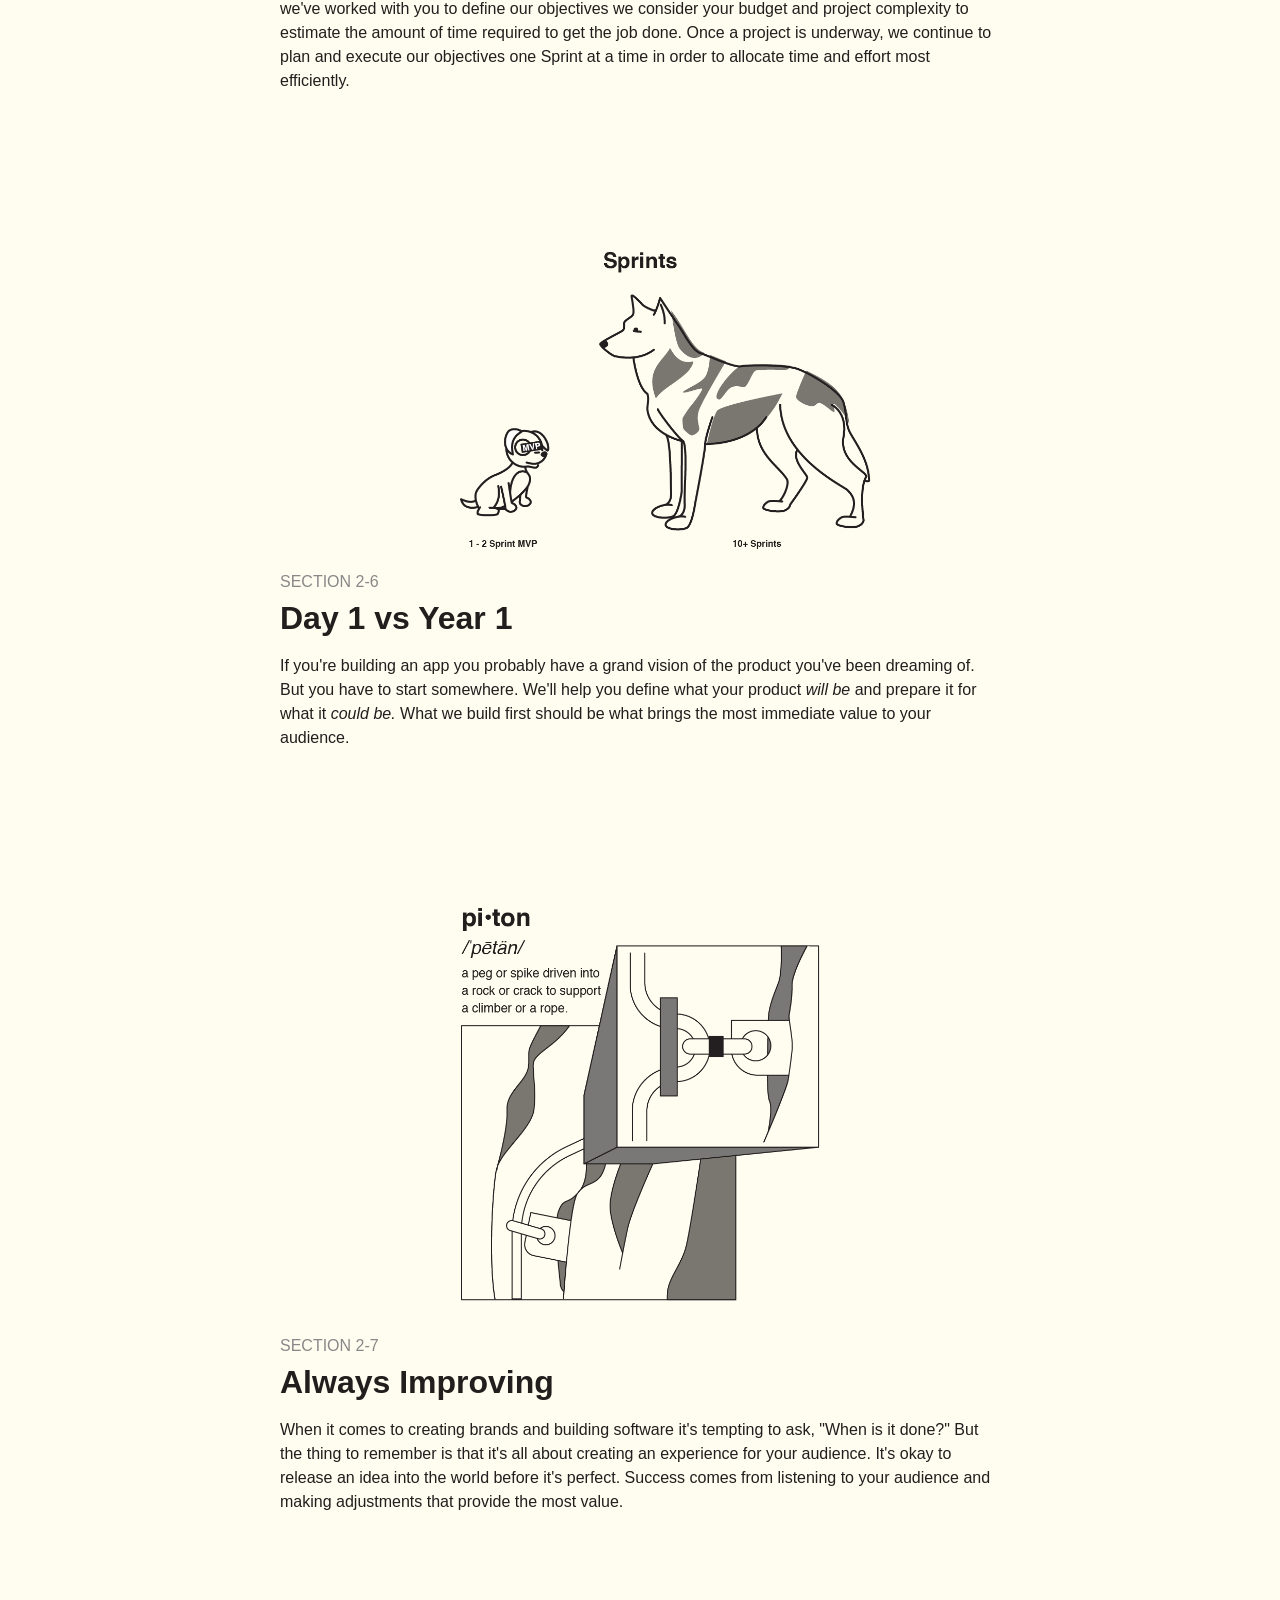
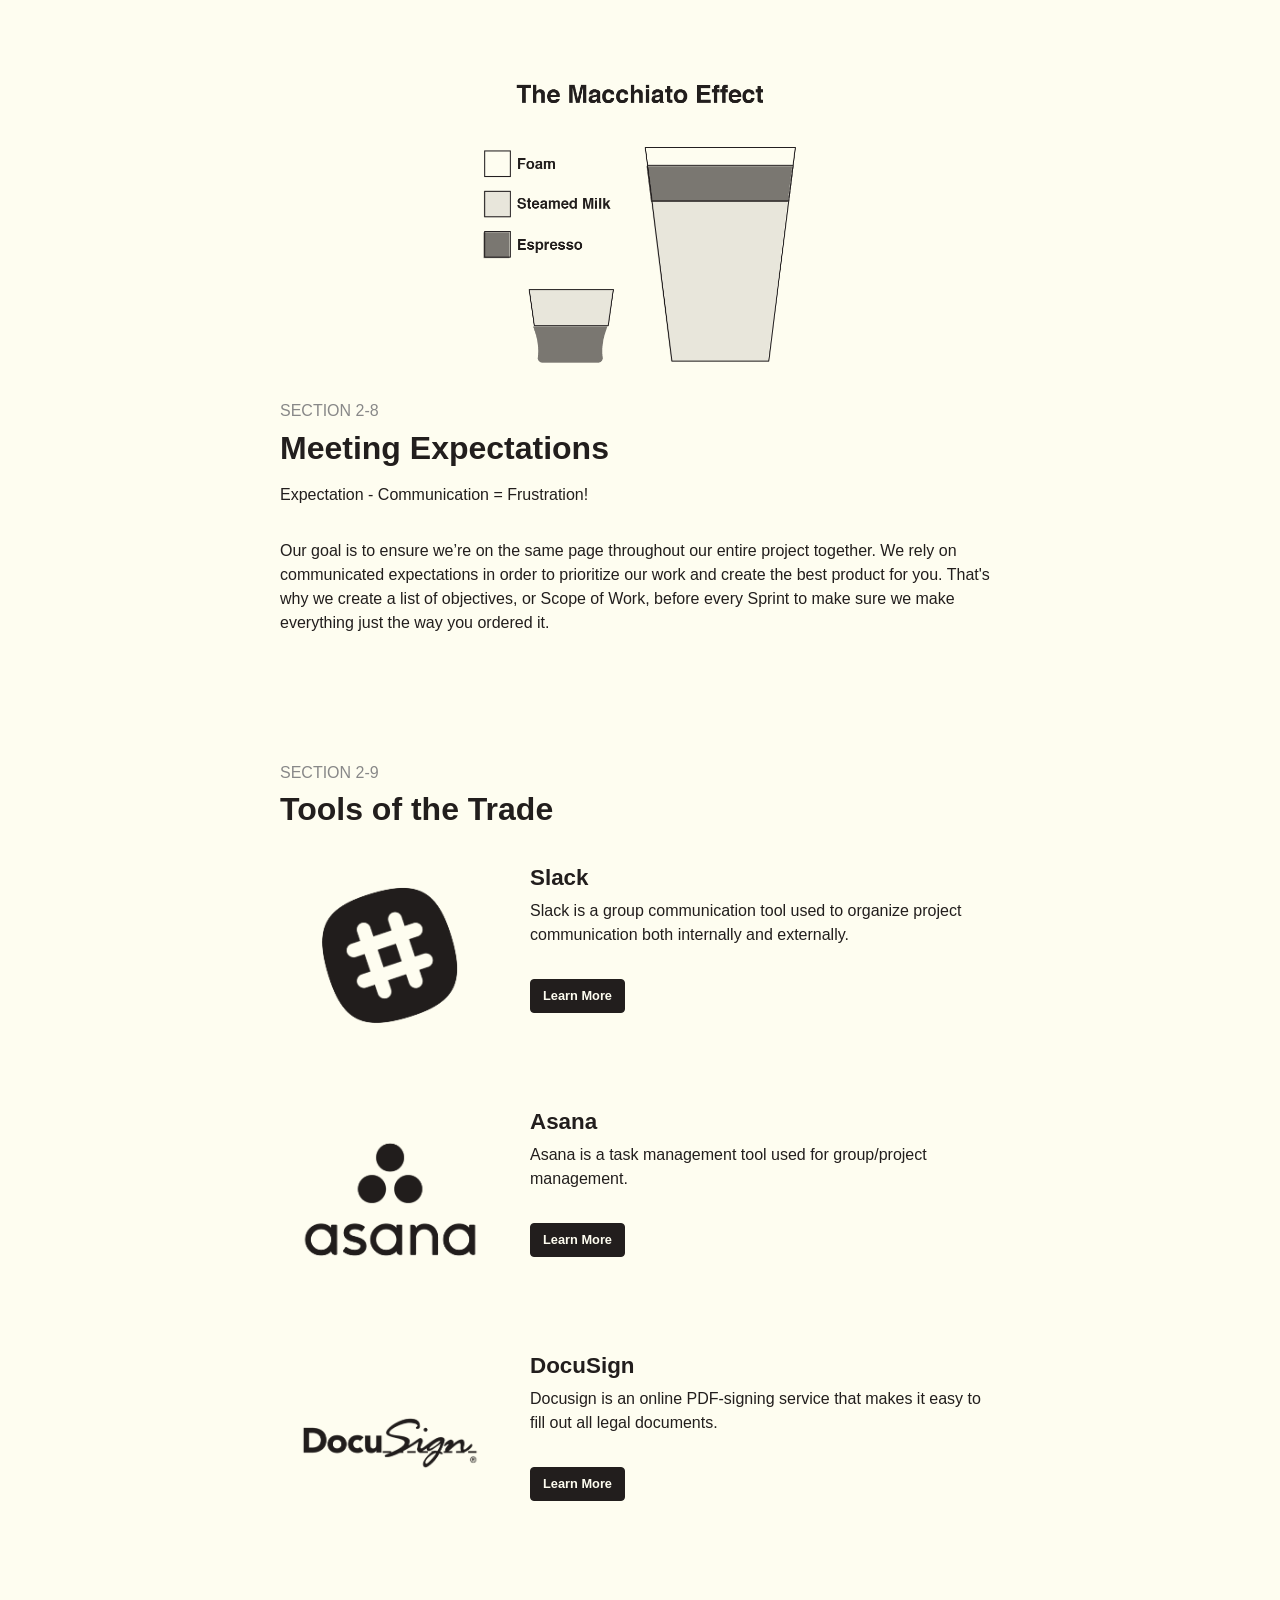
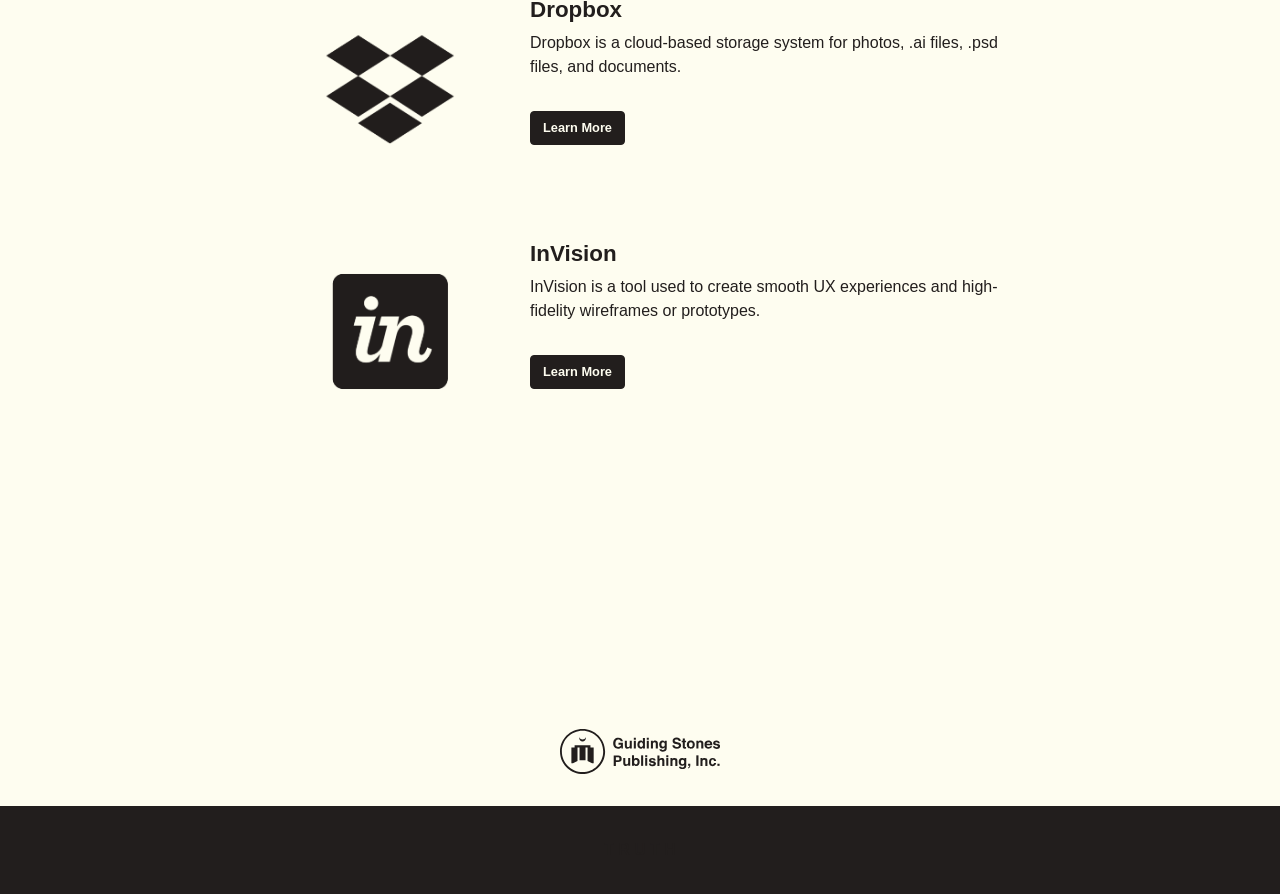
<file: pillar-2.html>
<!DOCTYPE html>
<html>
<head>
  <meta charset="utf-8">
  <meta http-equiv="X-UA-Compatible" content="IE=edge">
  <meta name="viewport" content="width=device-width, initial-scale=1">

  <title>Polar Notion : Pillar Two</title>

  <meta name="twitter:card" content="summary" />
  <meta name="twitter:site" content="@polarnotion" />
  <meta name="twitter:creator" content="@polarnotion" />
  <meta property="og:url" content="//polarnotion.com" />
  <meta property="og:title" content="Polar Notion. Atlanta Web and Mobile App Development." />
  <meta property="og:description" content="Designing web and mobile technology can be complicated, confusing, and take too long. Our team uses words you'll understand, continual communication, and breaks down complicated processes into easy to grasp concepts." />
  <meta property="og:image" content="//www.polarnotion.com/assets/images/polar-bears.png" />

  <link rel="shortcut icon" href="favicon.png"/>

  <!-- Latest compiled and minified CSS -->
  <link rel="stylesheet" href="assets/css/bootstrap.min.css">
  <link rel="stylesheet" href="assets/css/styles.min.css">
</head>
<body id="inner-page" class="body-dark">

  <header class="large-header">

    <nav class="navbar navbar-expand-lg fixed-top bg-dark">
      <a class="navbar-brand fade" href="index.html" title="Polar Notion">
        <svg version="1.1"
           xmlns="http://www.w3.org/2000/svg" xmlns:xlink="http://www.w3.org/1999/xlink" xmlns:a="http://ns.adobe.com/AdobeSVGViewerExtensions/3.0/"
           x="0px" y="0px" width="43.2px" height="26px" viewBox="0 0 43.2 26" style="enable-background:new 0 0 43.2 26;"
           xml:space="preserve">
        <style type="text/css">
          .st0{fill:#FDFCEE;}
        </style>
        <defs>
        </defs>
        <g>
          <path class="st0" d="M12.5,0c0.7,0,2.2,0.1,3.2,0.3c4.2,0.6,6.6,3.4,6.6,7.6c0,3.7-2.1,6.7-5.5,7.8c-1.1,0.3-2.7,0.5-4.8,0.5
            c-0.5,0-1.1,0-1.8,0v5.9c0,2,0.3,2.4,1.7,2.5V26h-1.7H1.8H0v-1.2c1.5-0.1,1.8-0.5,1.8-2.5V3.7c0-2-0.2-2.4-1.8-2.5V0h1.8H12.5z
             M10.3,14.4c1.4,0.1,2.1-0.2,2.7-0.8c0.5-0.7,0.9-1.4,1-2.3c0.1-0.7,0.2-1.3,0.2-2v-1c0-0.9-0.2-3-0.4-3.8
            c-0.5-1.8-1.3-2.7-2.5-2.7c-0.7,0.1-0.9,0.5-0.9,1.9V14.4z"/>
          <path class="st0" d="M39.6,14.2V3.7c0-1.9-0.2-2.2-2-2.5V0h2h1.8h1.7v1.3c-1.4,0.2-1.7,0.6-1.7,2.5V26h-6L26.6,8.2v14.1
            c0,1.9,0.2,2.2,2,2.5V26h-2h-1.8H23v-1.2c1.4-0.2,1.8-0.7,1.8-2.5V3.7c0-2-0.2-2.4-1.8-2.5V0h1.8h7.9L39.6,14.2z"/>
        </g>
        </svg>
      </a>
      <span class="navbar-text">Method</span>
      <span class="chapter-title ml-auto d-none d-lg-block">Creating with Polar Notion</span>
      <ul class="navbar-nav ml-auto">
        <li class="nav-item active">
          <a class="fade" href="pillar-1.html" title="Pillar One" >

            <!-- outline  -->
            <svg version="1.1"
               xmlns="http://www.w3.org/2000/svg" xmlns:xlink="http://www.w3.org/1999/xlink" xmlns:a="http://ns.adobe.com/AdobeSVGViewerExtensions/3.0/"
               x="0px" y="0px" width="26px" height="26px" viewBox="0 0 26 26" style="enable-background:new 0 0 26 26;" xml:space="preserve">
            <style type="text/css">
              .st0{fill:#FDFCEE;}
            </style>
            <defs>
            </defs>
            <g>
              <path class="st0" d="M13,3c5.5,0,10,4.5,10,10s-4.5,10-10,10S3,18.5,3,13S7.5,3,13,3 M13,0C5.8,0,0,5.8,0,13c0,7.2,5.8,13,13,13
                s13-5.8,13-13C26,5.8,20.2,0,13,0L13,0z"/>
            </g>
            </svg>

          </a>
        </li>
        <li class="nav-item">
          <a class="fade" href="pillar-2.html" title="Piller Two">

            <!-- filled in -->
            <svg version="1.1"
               xmlns="http://www.w3.org/2000/svg" xmlns:xlink="http://www.w3.org/1999/xlink" xmlns:a="http://ns.adobe.com/AdobeSVGViewerExtensions/3.0/"
               x="0px" y="0px" width="26px" height="26px" viewBox="0 0 26 26" style="enable-background:new 0 0 26 26;" xml:space="preserve">
            <style type="text/css">
              .st0{fill:#FDFCEE;}
            </style>
            <defs>
            </defs>
            <g>
              <path class="st0" d="M13,0C5.8,0,0,5.8,0,13v13h26V13C26,5.8,20.2,0,13,0L13,0z"/>
            </g>
            </svg>

          </a>
        </li>
        <li class="nav-item">
          <a class="fade" href="pillar-3.html" title="Piller Three">

            <svg version="1.1"
               xmlns="http://www.w3.org/2000/svg" xmlns:xlink="http://www.w3.org/1999/xlink" xmlns:a="http://ns.adobe.com/AdobeSVGViewerExtensions/3.0/"
               x="0px" y="0px" width="30px" height="26px" viewBox="0 0 30 26" style="enable-background:new 0 0 30 26;" xml:space="preserve">
            <style type="text/css">
              .st0{fill:#FDFCEE;}
            </style>
            <defs>
            </defs>
            <g>
              <path class="st0" d="M15,6l9.8,17H5.2L15,6 M15,0L0,26h30L15,0L15,0z"/>
            </g>
            </svg>

          </a>
        </li>
      </ul>
    </nav>

    <div class="container">
      <div class="row justify-content-md-center">
        <div class="col-lg-8">
          <div class="page-title">

            <img src="assets/images/svg/title-method.svg" alt="Method" />
            <img src="assets/images/pillar-2-motion.gif" alt="" />

          </div><!-- / page-title -->
        </div>
      </div>
    </div>

  </header>

  <nav class="chapter-nav">
    <div class="left-nav">
      <a class="fade" href="pillar-1.html"><–– Go Back <br /><em>Ch. 1 Vision</em></a>
    </div>
    <div class="right-nav">
      <a class="fade" href="pillar-3.html">Read On ––><br /><em>Ch. 3 Flow</em></a>
    </div>
  </nav>

  <div class="container">
    <div class="row">
      <div class="col-lg-12">

        <div id="content">

            <section id="#subtitle" class="row d-flex align-items-center">
              <div class="col-sm-6">
                <img src="assets/images/method-01.png" alt="">
              </div>
              <h1 class="col-sm-6">A helpful overview of our process and the way we solve problems.</h1>
            </section>

            <section id="#2-1">
              <h3 class="section">section 2-1</h3>
              <h1>Aligning Our Minds</h1>
              <p>This is how we do the work together. Understanding a little bit of our process goes a long way when it comes to staying on the same page. Here are some important concepts for you to wrap your head around.</p>
            </section>

            <section id="#2-2">
              <img class="img-figure" src="assets/images/method-02.png" alt="">
              <h3 class="section">section 2-2</h3>
              <h1>Keeping In Touch</h1>
              <p>We believe transparency and open communication are key to working effectively and efficiently. Our team uses *Slack* to keep everyone on the same page. We keep all of our conversations there so nothing gets lost in the email shuffle.</p>
            </section>

            <section id="#2-3">
              <img class="img-figure" src="assets/images/method-03.png" alt="">
              <img class="img-figure" src="assets/images/method-04.png" alt="">
              <img class="img-figure" src="assets/images/method-05.png" alt="">
              <h3 class="section">section 2-3</h3>
              <h1>Staying Agile</h1>
              <p>Our team strives to solve problems one step at a time through a process called Scrum. This method allows us to produce deliverables faster and freely make improvements throughout the life of a project. In order to ensure a tight feedback loop our team maintains daily internal check-ins called "stand-ups" that result in weekly progress updates to you.</p>
            </section>

            <section id="#2-4">
              <img class="img-figure" src="assets/images/method-06.gif" alt="">
              <h3 class="section">section 2-4</h3>
              <h1>Sprints vs Marathons</h1>
              <p>One central concept of Scrum is dividing the work into chunks of time called Sprints. The goal here is to produce deliverable results consistently thoughout a project so we always know what's done and what's left to do. Each Sprint begins with a predefined set of objectives and ends with a demo of the work accomplished.</p>
              <p>As a wise man once observed, "The only way to eat a whale is one bite at a time."</p>
            </section>

            <section id="#2-5">
              <img class="img-figure" src="assets/images/method-07.png" alt="">
              <h3 class="section">section 2-5</h3>
              <h1>What You Pay For</h1>
              <p>Our team calculates pricing for a project by the number of weeks we work on it, pretty simple. Once we've worked with you to define our objectives we consider your budget and project complexity to estimate the amount of time required to get the job done. Once a project is underway, we continue to plan and execute our objectives one Sprint at a time in order to allocate time and effort most efficiently.</p>
            </section>

            <section id="#2-6">
              <img class="img-figure" src="assets/images/method-08.png" alt="">
              <h3 class="section">section 2-6</h3>
              <h1>Day 1 vs Year 1</h1>
              <p>If you're building an app you probably have a grand vision of the product you've been dreaming of. But you have to start somewhere. We'll help you define what your product <em>will be</em> and prepare it for what it <em>could be.</em> What we build first should be what brings the most immediate value to your audience.</p>
            </section>

            <section id="#2-7">
              <img class="img-figure" src="assets/images/method-09.png" alt="">
              <h3 class="section">section 2-7</h3>
              <h1>Always Improving</h1>
              <p>When it comes to creating brands and building software it's tempting to ask, "When is it done?" But the thing to remember is that it's all about creating an experience for your audience. It's okay to release an idea into the world before it's perfect. Success comes from listening to your audience and making adjustments that provide the most value.</p>
            </section>

            <section id="#2-8">
              <img class="img-figure" src="assets/images/method-10.png" alt="">
              <h3 class="section">section 2-8</h3>
              <h1>Meeting Expectations</h1>
              <p>Expectation - Communication = Frustration!</p>
              <p>Our goal is to ensure we’re on the same page throughout our entire project together. We rely on communicated expectations in order to prioritize our work and create the best product for you. That's why we create a list of objectives, or Scope of Work, before every Sprint to make sure we make everything just the way you ordered it.</p>
            </section>

            <section id="#2-9">
              <h3 class="section">section 2-9</h3>
              <h1>Tools of the Trade</h1>

              <div class="row mb-4 d-flex align-items-center">
                <div class="col-sm-4 col-xs-6">
                  <img src="assets/images/slack.png" alt="logo" />
                </div>
                <div class="col-sm-8">
                  <h2>Slack</h2>
                  <p>Slack is a group communication tool used to organize project communication both internally and externally.</p>
                  <p><button type="button" class="btn btn-dark" href="#">Learn More</button></p>
                </div>
              </div>

              <div class="row mb-4 d-flex align-items-center">
                <div class="col-sm-4 col-xs-6">
                  <img src="assets/images/asana.png" alt="logo" />
                </div>
                <div class="col-sm-8">
                  <h2>Asana</h2>
                  <p>Asana is a task management tool used for group/project management.</p>
                  <p><button type="button" class="btn btn-dark" href="#">Learn More</button></p>
                </div>
              </div>

              <div class="row mb-4 d-flex align-items-center">
                <div class="col-sm-4 col-xs-6">
                  <img src="assets/images/docusign.png" alt="logo" />
                </div>
                <div class="col-sm-8">
                  <h2>DocuSign</h2>
                  <p>Docusign is an online PDF-signing service that makes it easy to fill out all legal documents.</p>
                  <p><button type="button" class="btn btn-dark" href="#">Learn More</button></p>
                </div>
              </div>

              <div class="row mb-4 d-flex align-items-center">
                <div class="col-sm-4 col-xs-6">
                  <img src="assets/images/dropbox.png" alt="logo" />
                </div>
                <div class="col-sm-8">
                  <h2>Dropbox</h2>
                  <p>Dropbox is a cloud-based storage system for photos, .ai files, .psd files, and documents.</p>
                  <p><button type="button" class="btn btn-dark" href="#">Learn More</button></p>
                </div>
              </div>

              <div class="row mb-4 d-flex align-items-center">
                <div class="col-sm-4 col-xs-6">
                  <img src="assets/images/invision.png" alt="logo" />
                </div>
                <div class="col-sm-8">
                  <h2>InVision</h2>
                  <p>InVision is a tool used to create smooth UX experiences and high-fidelity wireframes or prototypes.</p>
                  <p><button type="button" class="btn btn-dark" href="#">Learn More</button></p>
                </div>
              </div>
            </section>

        </div><!--/ content -->

      </div><!-- / col-lg-12 -->
    </div><!--/ row -->
  </div> <!--/container -->


  <footer id="footer">
    <a href="http://shop.polarnotion.com" title="Shop Polar Notion" ><img src="assets/images/svg/guidestones.svg" alt="Guidestones publishing co." /></a>
    <div class="sub-footer">
      <a href="#4th" title="Enter the tenth dimension">T R U T H</a>
    </div>
  </footer>

  <!-- Latest compiled and minified JavaScript -->
  <script src="https://ajax.googleapis.com/ajax/libs/jquery/3.2.1/jquery.min.js"></script>
  <script src="assets/js/bootstrap.min.js"></script>
  <script src="assets/js/anchor.min.js"></script>
  <script src="./main.js"></script>

  <script>
    anchors.add('.section');
  </script>


  <script>
    (function(i,s,o,g,r,a,m){i['GoogleAnalyticsObject']=r;i[r]=i[r]||function(){
    (i[r].q=i[r].q||[]).push(arguments)},i[r].l=1*new Date();a=s.createElement(o),
    m=s.getElementsByTagName(o)[0];a.async=1;a.src=g;m.parentNode.insertBefore(a,m)
    })(window,document,'script','https://www.google-analytics.com/analytics.js','ga');

    ga('create', 'UA-33343564-1', 'auto');
    ga('send', 'pageview');
  </script>

</body>
</html>
</file>
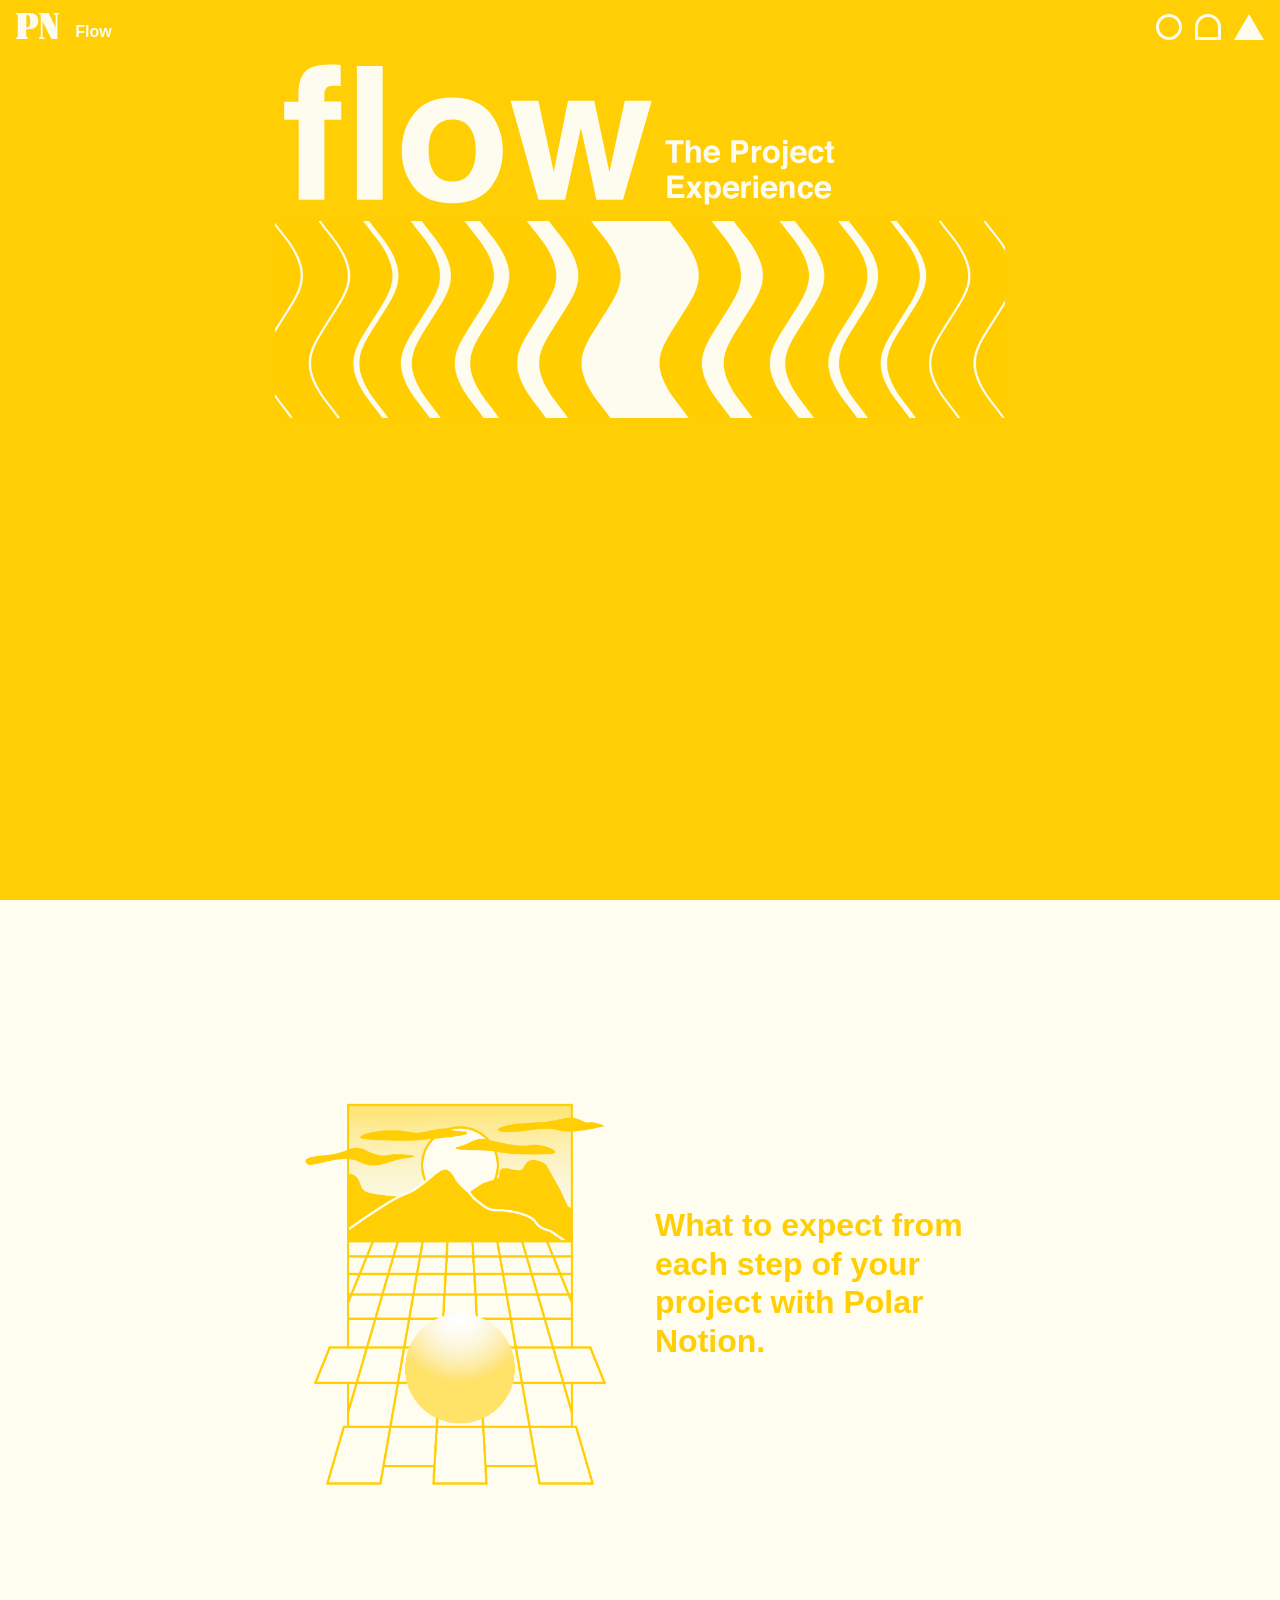
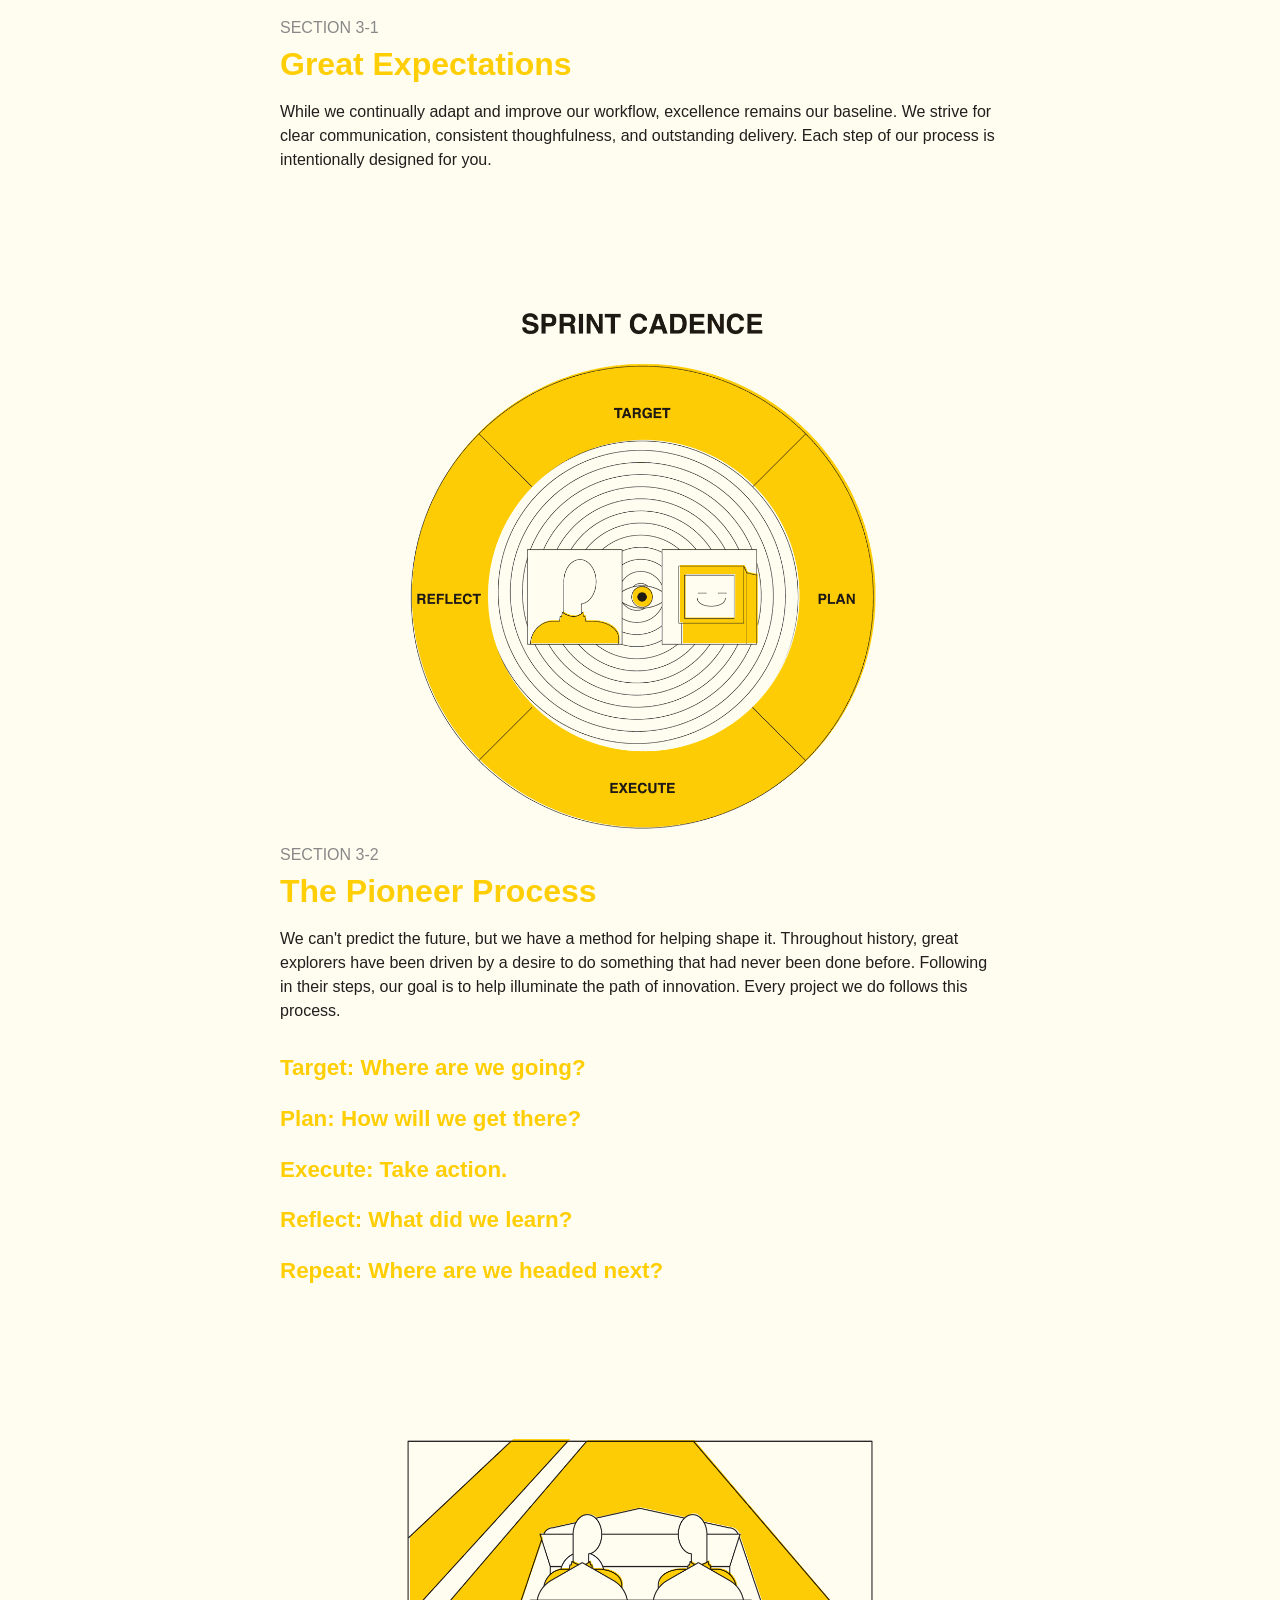
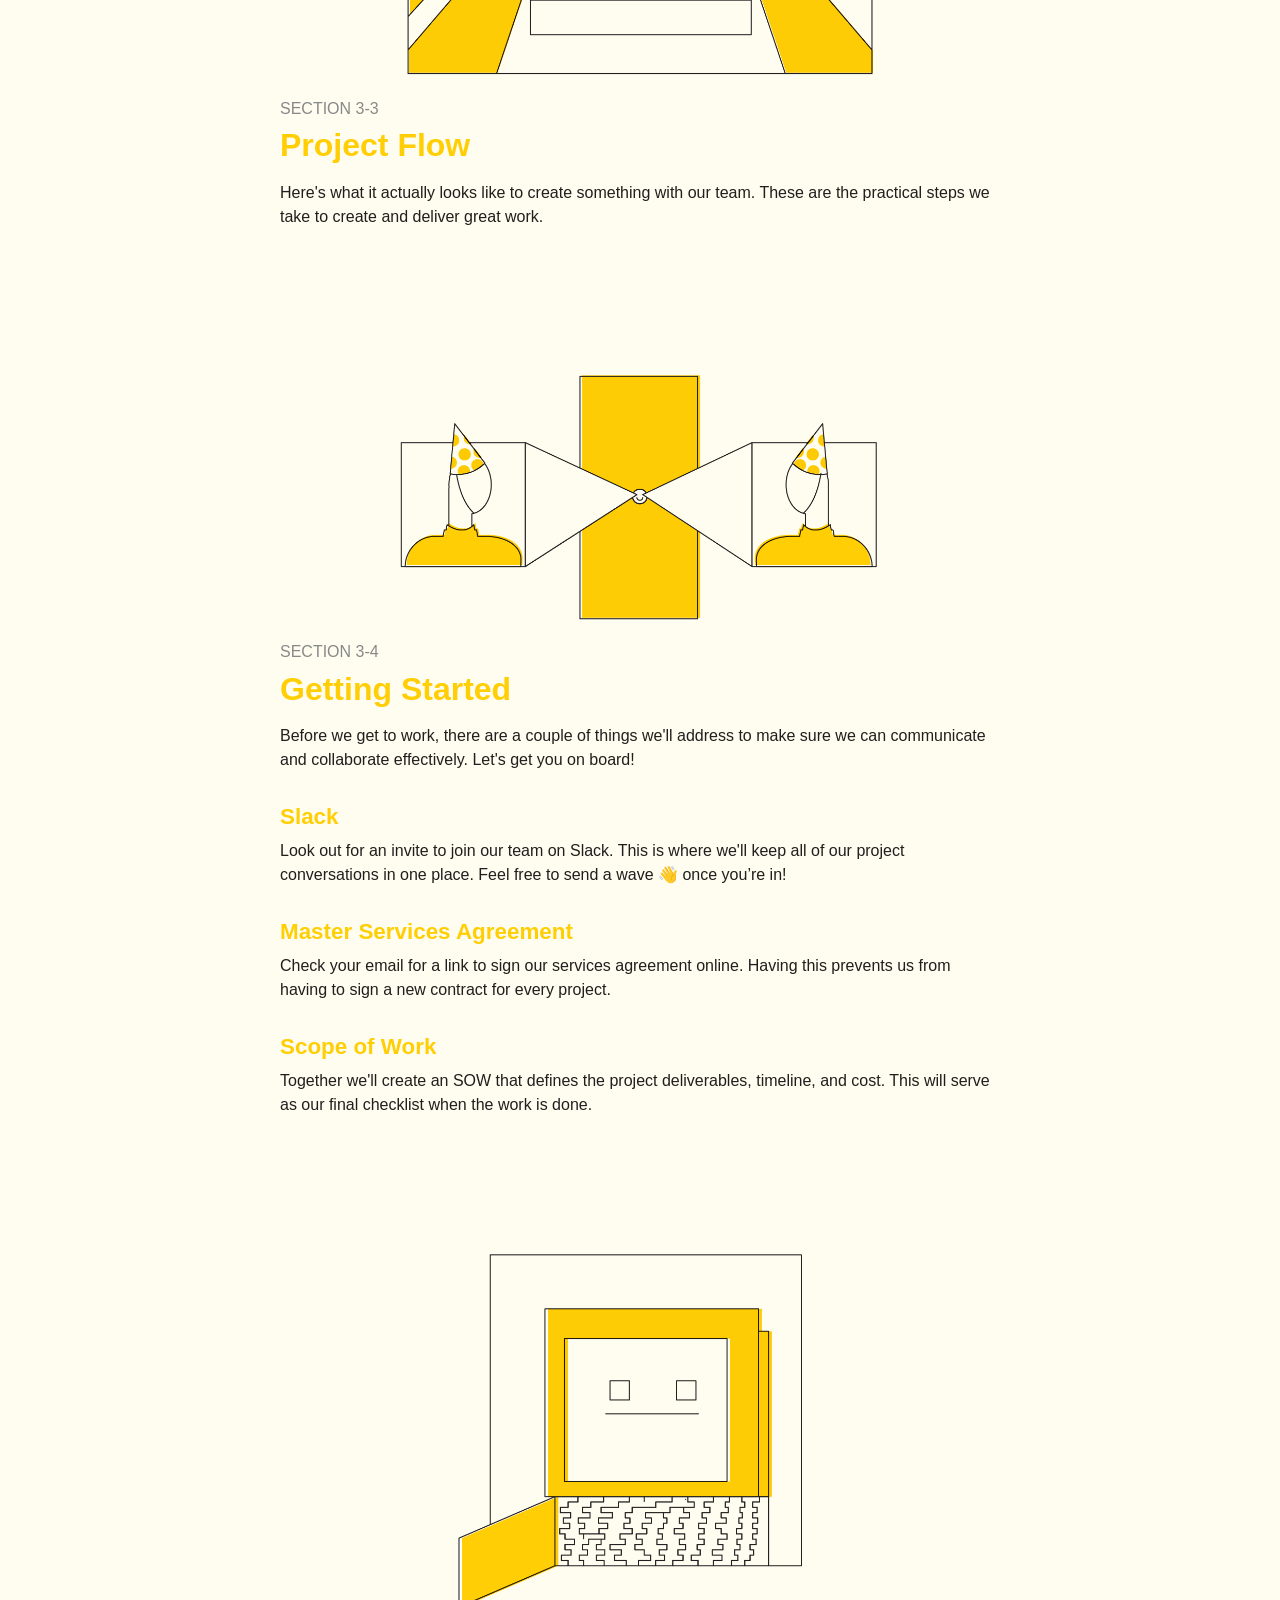
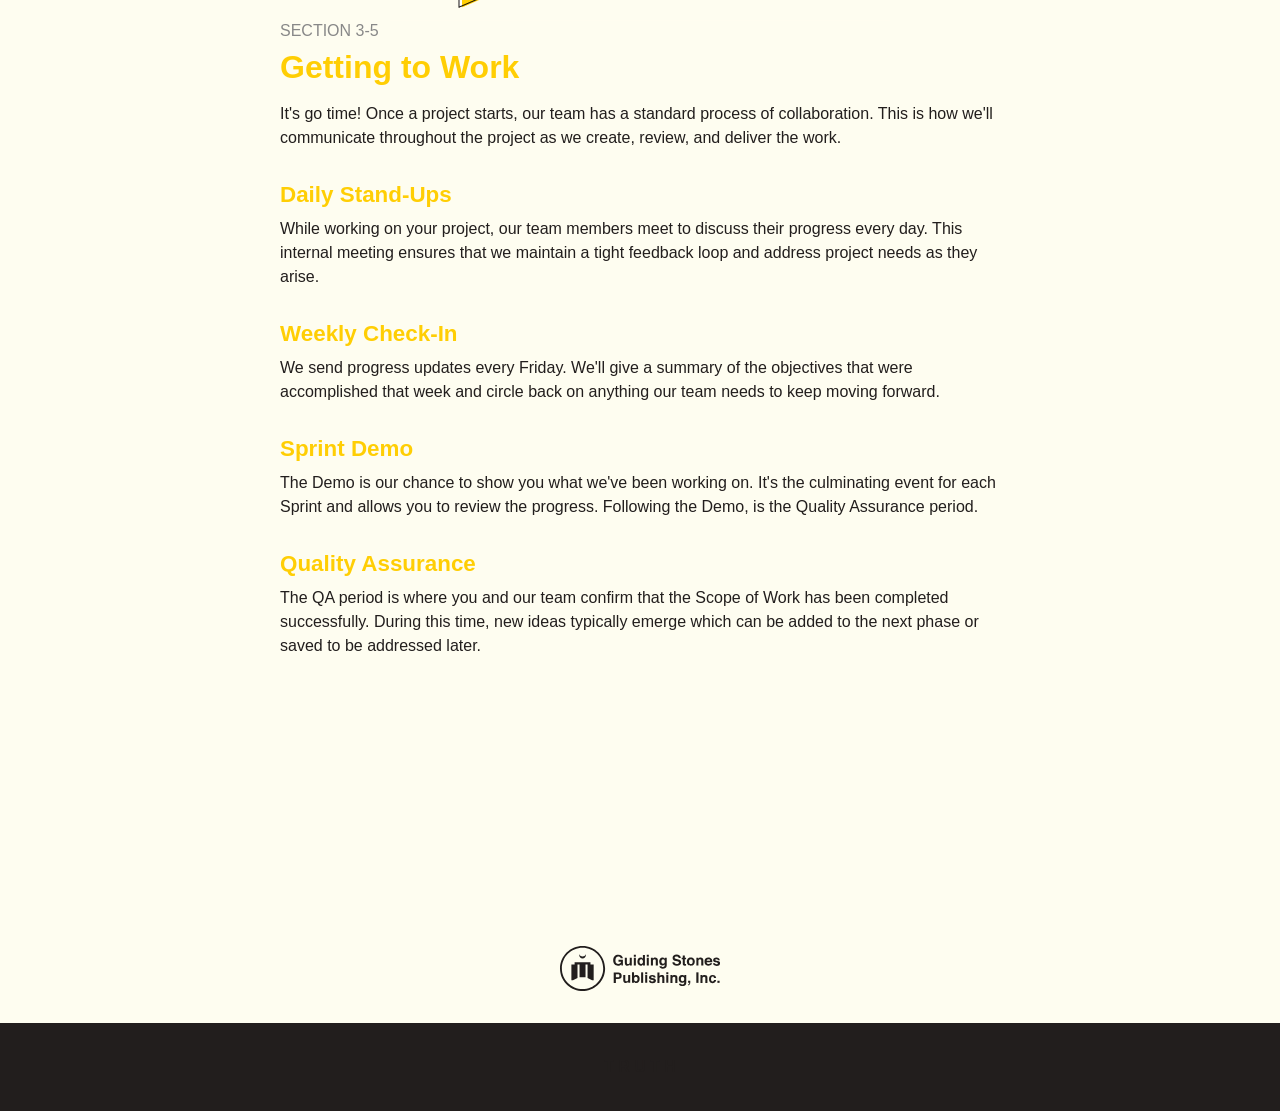
<file: pillar-3.html>
<!DOCTYPE html>
<html>
<head>
  <meta charset="utf-8">
  <meta http-equiv="X-UA-Compatible" content="IE=edge">
  <meta name="viewport" content="width=device-width, initial-scale=1">

  <title>Polar Notion : Pillar Three</title>

  <meta name="twitter:card" content="summary" />
  <meta name="twitter:site" content="@polarnotion" />
  <meta name="twitter:creator" content="@polarnotion" />
  <meta property="og:url" content="//polarnotion.com" />
  <meta property="og:title" content="Polar Notion. Atlanta Web and Mobile App Development." />
  <meta property="og:description" content="Designing web and mobile technology can be complicated, confusing, and take too long. Our team uses words you'll understand, continual communication, and breaks down complicated processes into easy to grasp concepts." />
  <meta property="og:image" content="//www.polarnotion.com/assets/images/polar-bears.png" />

  <link rel="shortcut icon" href="favicon.png"/>

  <!-- Latest compiled and minified CSS -->
  <link rel="stylesheet" href="assets/css/bootstrap.min.css">
  <link rel="stylesheet" href="assets/css/styles.min.css">
</head>
<body id="inner-page" class="body-yellow">

  <header class="large-header">

    <nav class="navbar navbar-expand-lg fixed-top bg-yellow">
      <a class="navbar-brand fade" href="index.html" title="Polar Notion">
        <svg version="1.1"
           xmlns="http://www.w3.org/2000/svg" xmlns:xlink="http://www.w3.org/1999/xlink" xmlns:a="http://ns.adobe.com/AdobeSVGViewerExtensions/3.0/"
           x="0px" y="0px" width="43.2px" height="26px" viewBox="0 0 43.2 26" style="enable-background:new 0 0 43.2 26;"
           xml:space="preserve">
        <style type="text/css">
          .st0{fill:#FDFCEE;}
        </style>
        <defs>
        </defs>
        <g>
          <path class="st0" d="M12.5,0c0.7,0,2.2,0.1,3.2,0.3c4.2,0.6,6.6,3.4,6.6,7.6c0,3.7-2.1,6.7-5.5,7.8c-1.1,0.3-2.7,0.5-4.8,0.5
            c-0.5,0-1.1,0-1.8,0v5.9c0,2,0.3,2.4,1.7,2.5V26h-1.7H1.8H0v-1.2c1.5-0.1,1.8-0.5,1.8-2.5V3.7c0-2-0.2-2.4-1.8-2.5V0h1.8H12.5z
             M10.3,14.4c1.4,0.1,2.1-0.2,2.7-0.8c0.5-0.7,0.9-1.4,1-2.3c0.1-0.7,0.2-1.3,0.2-2v-1c0-0.9-0.2-3-0.4-3.8
            c-0.5-1.8-1.3-2.7-2.5-2.7c-0.7,0.1-0.9,0.5-0.9,1.9V14.4z"/>
          <path class="st0" d="M39.6,14.2V3.7c0-1.9-0.2-2.2-2-2.5V0h2h1.8h1.7v1.3c-1.4,0.2-1.7,0.6-1.7,2.5V26h-6L26.6,8.2v14.1
            c0,1.9,0.2,2.2,2,2.5V26h-2h-1.8H23v-1.2c1.4-0.2,1.8-0.7,1.8-2.5V3.7c0-2-0.2-2.4-1.8-2.5V0h1.8h7.9L39.6,14.2z"/>
        </g>
        </svg>
      </a>
      <span class="navbar-text">Flow</span>
      <span class="chapter-title ml-auto d-none d-lg-block">Creating with Polar Notion</span>
      <ul class="navbar-nav ml-auto">
        <li class="nav-item active">
          <a class="fade" href="pillar-1.html" title="Pillar One">

            <!-- Outline -->
            <svg version="1.1"
               xmlns="http://www.w3.org/2000/svg" xmlns:xlink="http://www.w3.org/1999/xlink" xmlns:a="http://ns.adobe.com/AdobeSVGViewerExtensions/3.0/"
               x="0px" y="0px" width="26px" height="26px" viewBox="0 0 26 26" style="enable-background:new 0 0 26 26;" xml:space="preserve">
            <style type="text/css">
              .st0{fill:#FDFCEE;}
            </style>
            <defs>
            </defs>
            <g>
              <path class="st0" d="M13,3c5.5,0,10,4.5,10,10s-4.5,10-10,10S3,18.5,3,13S7.5,3,13,3 M13,0C5.8,0,0,5.8,0,13c0,7.2,5.8,13,13,13
                s13-5.8,13-13C26,5.8,20.2,0,13,0L13,0z"/>
            </g>
            </svg>

          </a>
        </li>
        <li class="nav-item">
          <a class="fade" href="pillar-2.html" title="Pillar Three">

            <!-- outline -->
            <svg version="1.1" xmlns="http://www.w3.org/2000/svg" xmlns:xlink="http://www.w3.org/1999/xlink" xmlns:a="http://ns.adobe.com/AdobeSVGViewerExtensions/3.0/"
               x="0px" y="0px" width="26px" height="26px" viewBox="0 0 26 26" style="enable-background:new 0 0 26 26;" xml:space="preserve">
            <style type="text/css">
              .st0{fill:#FDFCEE;}
            </style>
            <defs>
            </defs>
            <g>
              <path class="st0" d="M13,3c5.5,0,10,4.5,10,10v10H3V13C3,7.5,7.5,3,13,3 M13,0C5.8,0,0,5.8,0,13v13h26V13C26,5.8,20.2,0,13,0L13,0z
                "/>
            </g>
            </svg>

          </a>
        </li>
        <li class="nav-item">
          <a class="fade" href="pillar-3.html" title="Pillar Three">

            <!-- Filled in -->
            <svg version="1.1"
               xmlns="http://www.w3.org/2000/svg" xmlns:xlink="http://www.w3.org/1999/xlink" xmlns:a="http://ns.adobe.com/AdobeSVGViewerExtensions/3.0/"
               x="0px" y="0px" width="30px" height="26px" viewBox="0 0 30 26" style="enable-background:new 0 0 30 26;" xml:space="preserve">
            <style type="text/css">
              .st0{fill:#FDFCEE;}
            </style>
            <defs>
            </defs>
            <polygon class="st0" points="15,0 0,26 30,26 "/>
            </svg>

          </a>
        </li>
      </ul>
    </nav>

    <div class="container">
      <div class="row justify-content-md-center">
        <div class="col-lg-8">
          <div class="page-title">

            <img src="assets/images/svg/title-flow.svg" alt="Visions" />
            <img class="mt-3" src="assets/images/pillar-3-motion.gif" alt="" />

          </div><!-- / page-title -->
        </div>
      </div>
    </div>

  </header>

  <nav class="chapter-nav">
    <div class="left-nav">
      <a class="fade" href="pillar-2.html"><–– Go Back <br /><em>Ch. 2 Method</em></a>
    </div>
  </nav>

  <div class="container">
    <div class="row">
      <div class="col-lg-12">

        <div id="content">

          <section id="#subtitle" class="row d-flex align-items-center">
            <div class="col-sm-6">
              <img src="assets/images/flow-01.png" alt="">
            </div>
            <h1 class="col-sm-6">What to expect from each step of your project with Polar Notion.</h1>
          </section>

          <section id="#3-1">
            <h3 class="section">section 3-1</h3>
            <h1>Great Expectations</h1>
              <p>While we continually adapt and improve our workflow, excellence remains our baseline. We strive for clear communication, consistent thoughfulness, and outstanding delivery. Each step of our process is intentionally designed for you.</p>
          </section>

          <section id="#3-2">
            <img class="img-figure" src="assets/images/flow-02.gif" alt="">
            <h3 class="section">section 3-2</h3>
              <h1 id="pioneer-process">The Pioneer Process</h1>
              <p>We can't predict the future, but we have a method for helping shape it. Throughout history, great explorers have been driven by a desire to do something that had never been done before. Following in their steps, our goal is to help illuminate the path of innovation. Every project we do follows this process.</p>

            <div class="accordian-section">

              <!-- TARGET -->
              <h2 class="fade"><a data-toggle="collapse" href="#targetContent" role="button" aria-expanded="false">Target: Where are we going?</a></h2>

              <div id="targetContent" class="collapse">
                <div>
                  <p>The destination will change and evolve, but naming our target gives us something to anchor to and plan toward. Setting a target casts vision for where we are headed and why we are doing the work.</p>
                </div>
              </div>

              <!-- PLAN -->
              <h2 class="fade"><a data-toggle="collapse" href="#planContent" aria-expanded="false">Plan: How will we get there?</a></h2>

              <div id="planContent" class="collapse">
                <div>
                  <p>Once we know where we're going we'll chart a course together. This will be our project roadmap. There are a few key elements to any project that should be considered and optimized.
                    <ul>
                      <li><b>Timeline:</b> How long we do have or need?</li>
                      <li><b>Resources:</b> What money, tools, and supplies are available or required?</li>
                      <li><b>People:</b> Who will be able to help?</li>
                    </ul>
                  </p>
                </div>
              </div>

              <!-- EXECUTE -->
              <h2 class="fade"><a data-toggle="collapse" href="#executeContent" aria-expanded="false">Execute: Take action.</a></h2>

              <div class="collapse" id="executeContent">
                <div>
                  <p>With a clear target and a solid plan, it’s time to take action. All of our preparation allows us to <a href="#">Go Boldly Forward</a> and do the work. Communication and adaptability ensure we <a href="#">stay agile</a> along the way.</p>
                </div>
              </div>

              <!-- REFLECT -->
              <h2 class="fade"><a data-toggle="collapse" href="#reflectContent" aria-expanded="false">Reflect: What did we learn?</a></h2>

              <div class="collapse" id="reflectContent">
                <div>
                  <p>Reflection encourages growth. Assessing the journey’s progress provides more perspective that can lead to compelling insights. Together we'll identify ways we can continue to improve on our work.</p>
                </div>
              </div>

              <!-- REPEAT -->
              <h2 class="fade"><a data-toggle="collapse" href="#repeatContent" aria-expanded="false">Repeat: Where are we headed next?</a></h2>

              <div class="collapse" id="repeatContent">
                <div>
                  <p>Once you’ve reflected on the journey thus far, it’s time to set our next destination. Knowing what we now know, we can repeat the process to build on the work that's been completed. Before taking action again, we revisit our Target and Plan our next move.</p>
                </div>
              </div>
            </div><!-- / accordian-section -->

          </section>

          <section id="#3-3">
            <img class="img-figure" src="assets/images/flow-03.png" alt="">
            <h3 class="section">section 3-3</h3>
            <h1>Project Flow</h1>
            <p>Here's what it actually looks like to create something with our team. These are the practical steps we take to create and deliver great work.</p>
          </section>

          <section id="#3-4">
            <img class="img-figure" src="assets/images/flow-04.png" alt="">
            <h3 class="section">section 3-4</h3>
            <h1>Getting Started</h1>
            <p>Before we get to work, there are a couple of things we'll address to make sure we can communicate and collaborate effectively. Let's get you on board!</p>

            <h2>Slack</h2>
            <p>Look out for an invite to join our team on Slack. This is where we'll keep all of our project conversations in one place. Feel free to send a wave 👋 once you’re in!</p>

            <h2>Master Services Agreement</h2>
            <p>Check your email for a link to sign our services agreement online. Having this prevents us from having to sign a new contract for every project.</p>

            <h2>Scope of Work</h2>
            <p>Together we'll create an SOW that defines the project deliverables, timeline, and cost. This will serve as our final checklist when the work is done.</p>
          </section>

          <section id="#3-5">
            <img class="img-figure" src="assets/images/flow-05.png" alt="">
            <h3 class="section">section 3-5</h3>
            <h1>Getting to Work</h1>
            <p>It's go time! Once a project starts, our team has a standard process of collaboration. This is how we'll communicate throughout the project as we create, review, and deliver the work.</p>

            <h2>Daily Stand-Ups</h2>
            <p>While working on your project, our team members meet to discuss their progress every day. This internal meeting ensures that we maintain a tight feedback loop and address project needs as they arise.</p>

            <h2>Weekly Check-In</h2>
            <p>We send progress updates every Friday. We'll give a summary of the objectives that were accomplished that week and circle back on anything our team needs to keep moving forward.</p>

            <h2>Sprint Demo</h2>
            <p>The Demo is our chance to show you what we've been working on. It's the culminating event for each Sprint and allows you to review the progress. Following the Demo, is the Quality Assurance period.</p>

            <h2>Quality Assurance</h2>
            <p>The QA period is where you and our team confirm that the Scope of Work has been completed successfully. During this time, new ideas typically emerge which can be added to the next phase or saved to be addressed later.</p>
          </section>

        </div><!--/ content -->

      </div><!-- / col-lg-12 -->
    </div><!--/ row -->
  </div> <!--/container -->


  <footer id="footer">
    <a href="http://shop.polarnotion.com" title="Shop Polar Notion" ><img src="assets/images/svg/guidestones.svg" alt="Guidestones publishing co." /></a>
    <div class="sub-footer">
      <a href="#4th" title="Enter the tenth dimension">T R U T H</a>
    </div>
  </footer>

  <!-- Latest compiled and minified JavaScript -->
  <script src="https://ajax.googleapis.com/ajax/libs/jquery/3.2.1/jquery.min.js"></script>
  <script src="assets/js/bootstrap.min.js"></script>
  <script src="assets/js/anchor.min.js"></script>
  <script src="./main.js"></script>

  <script>
    anchors.add('.section');
  </script>


  <script>
    (function(i,s,o,g,r,a,m){i['GoogleAnalyticsObject']=r;i[r]=i[r]||function(){
    (i[r].q=i[r].q||[]).push(arguments)},i[r].l=1*new Date();a=s.createElement(o),
    m=s.getElementsByTagName(o)[0];a.async=1;a.src=g;m.parentNode.insertBefore(a,m)
    })(window,document,'script','https://www.google-analytics.com/analytics.js','ga');

    ga('create', 'UA-33343564-1', 'auto');
    ga('send', 'pageview');
  </script>

</body>
</html>
</file>
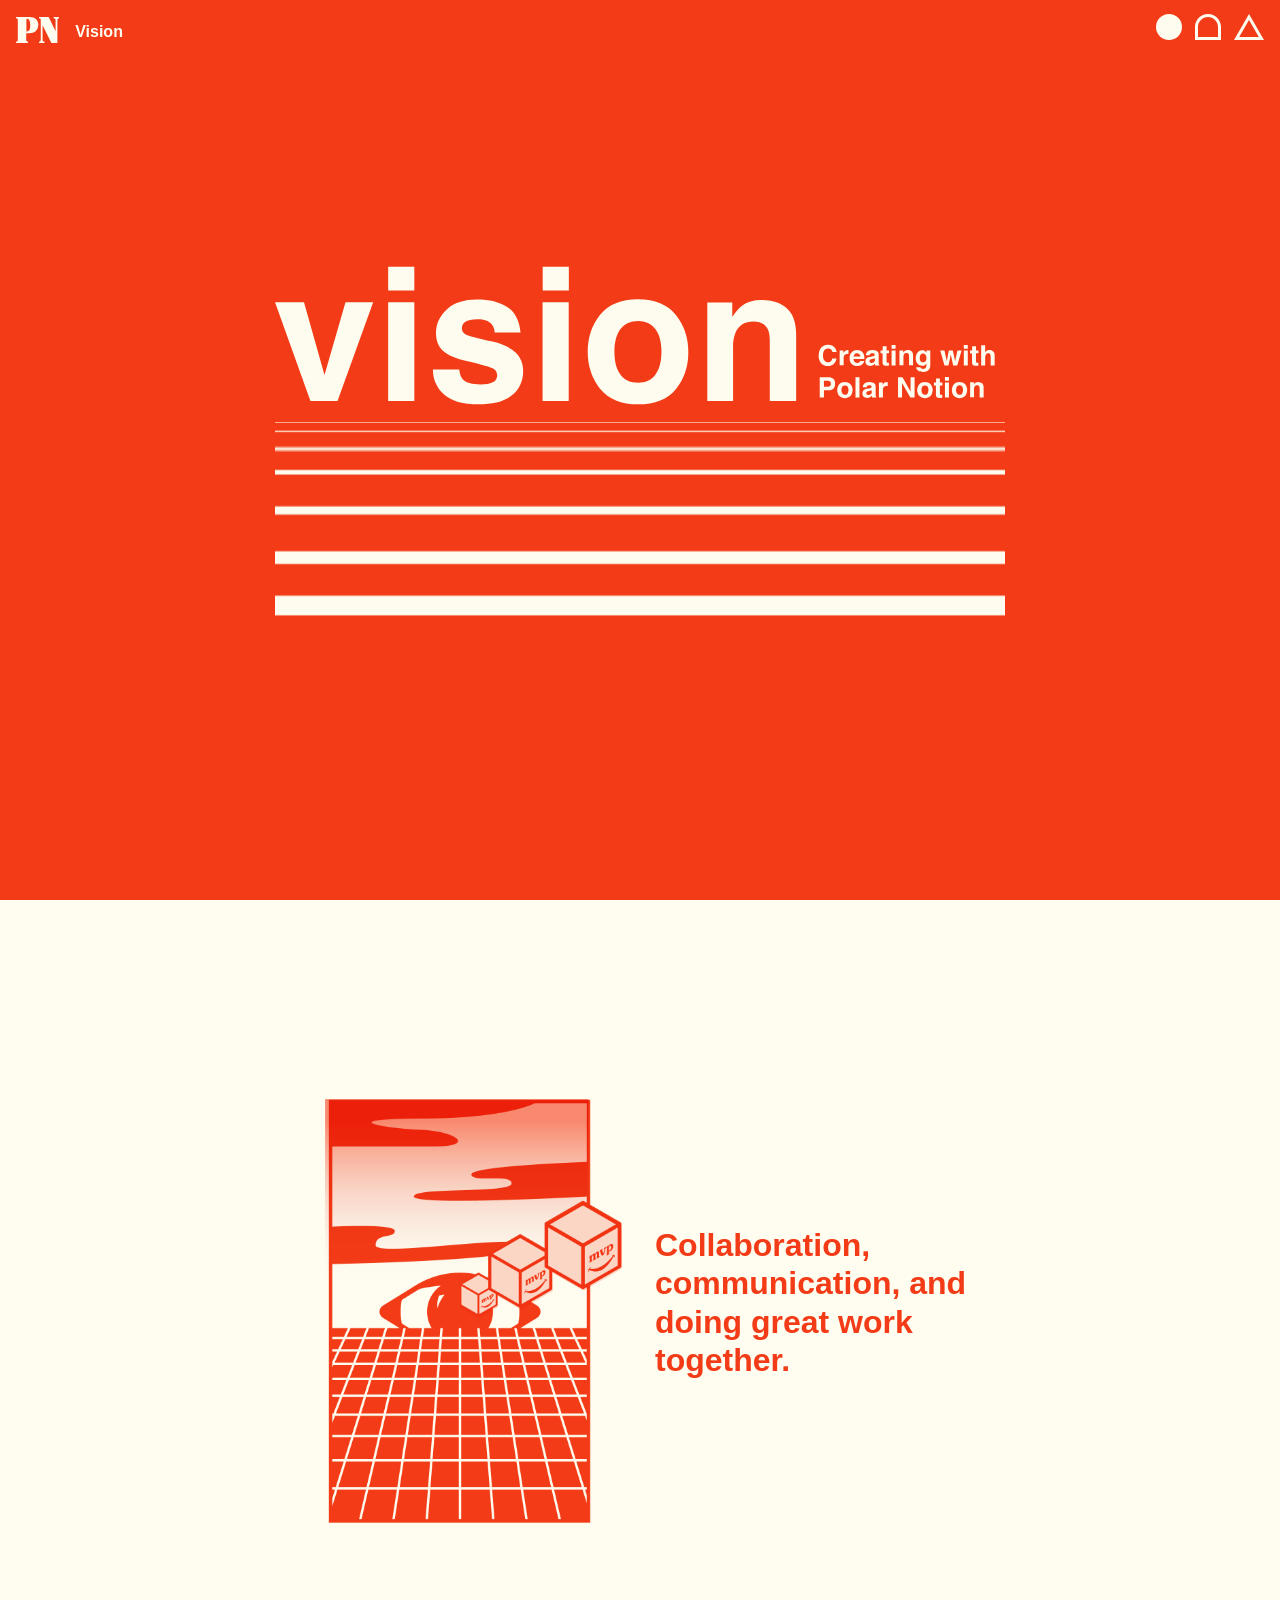
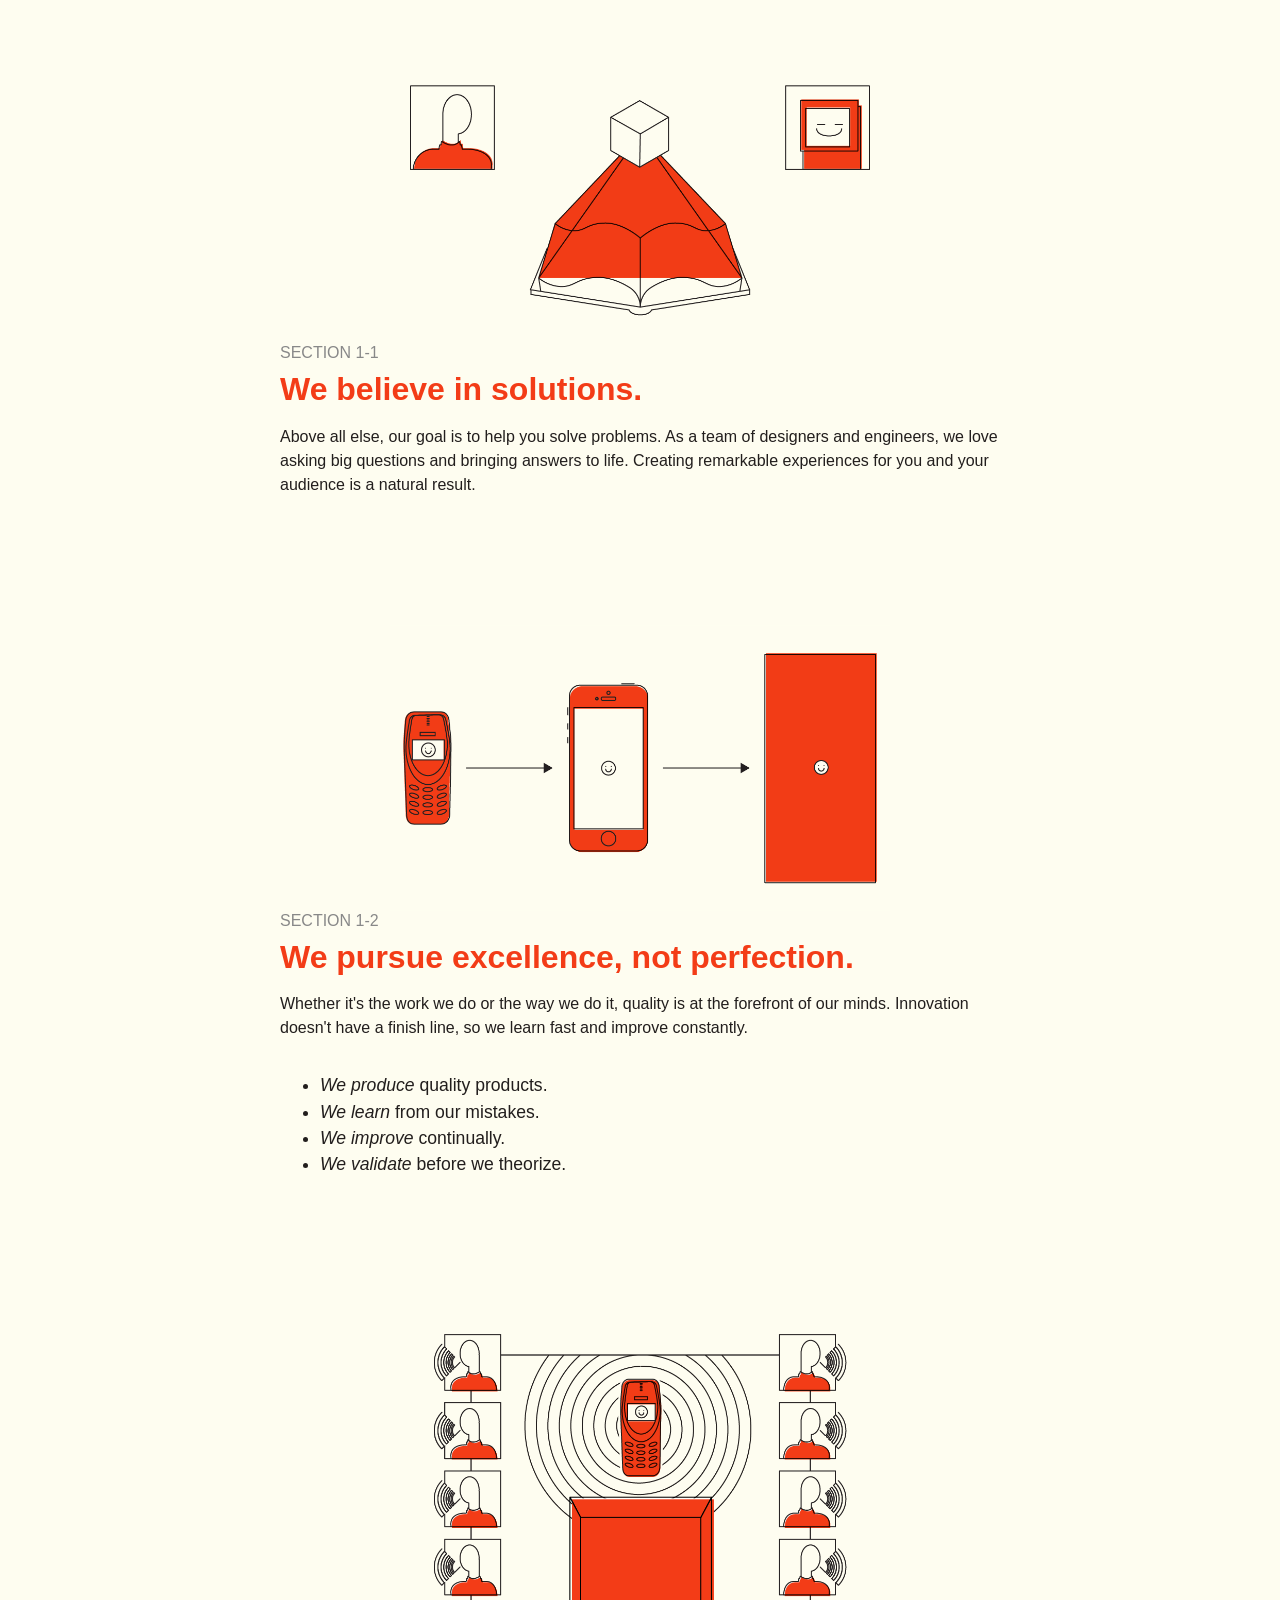
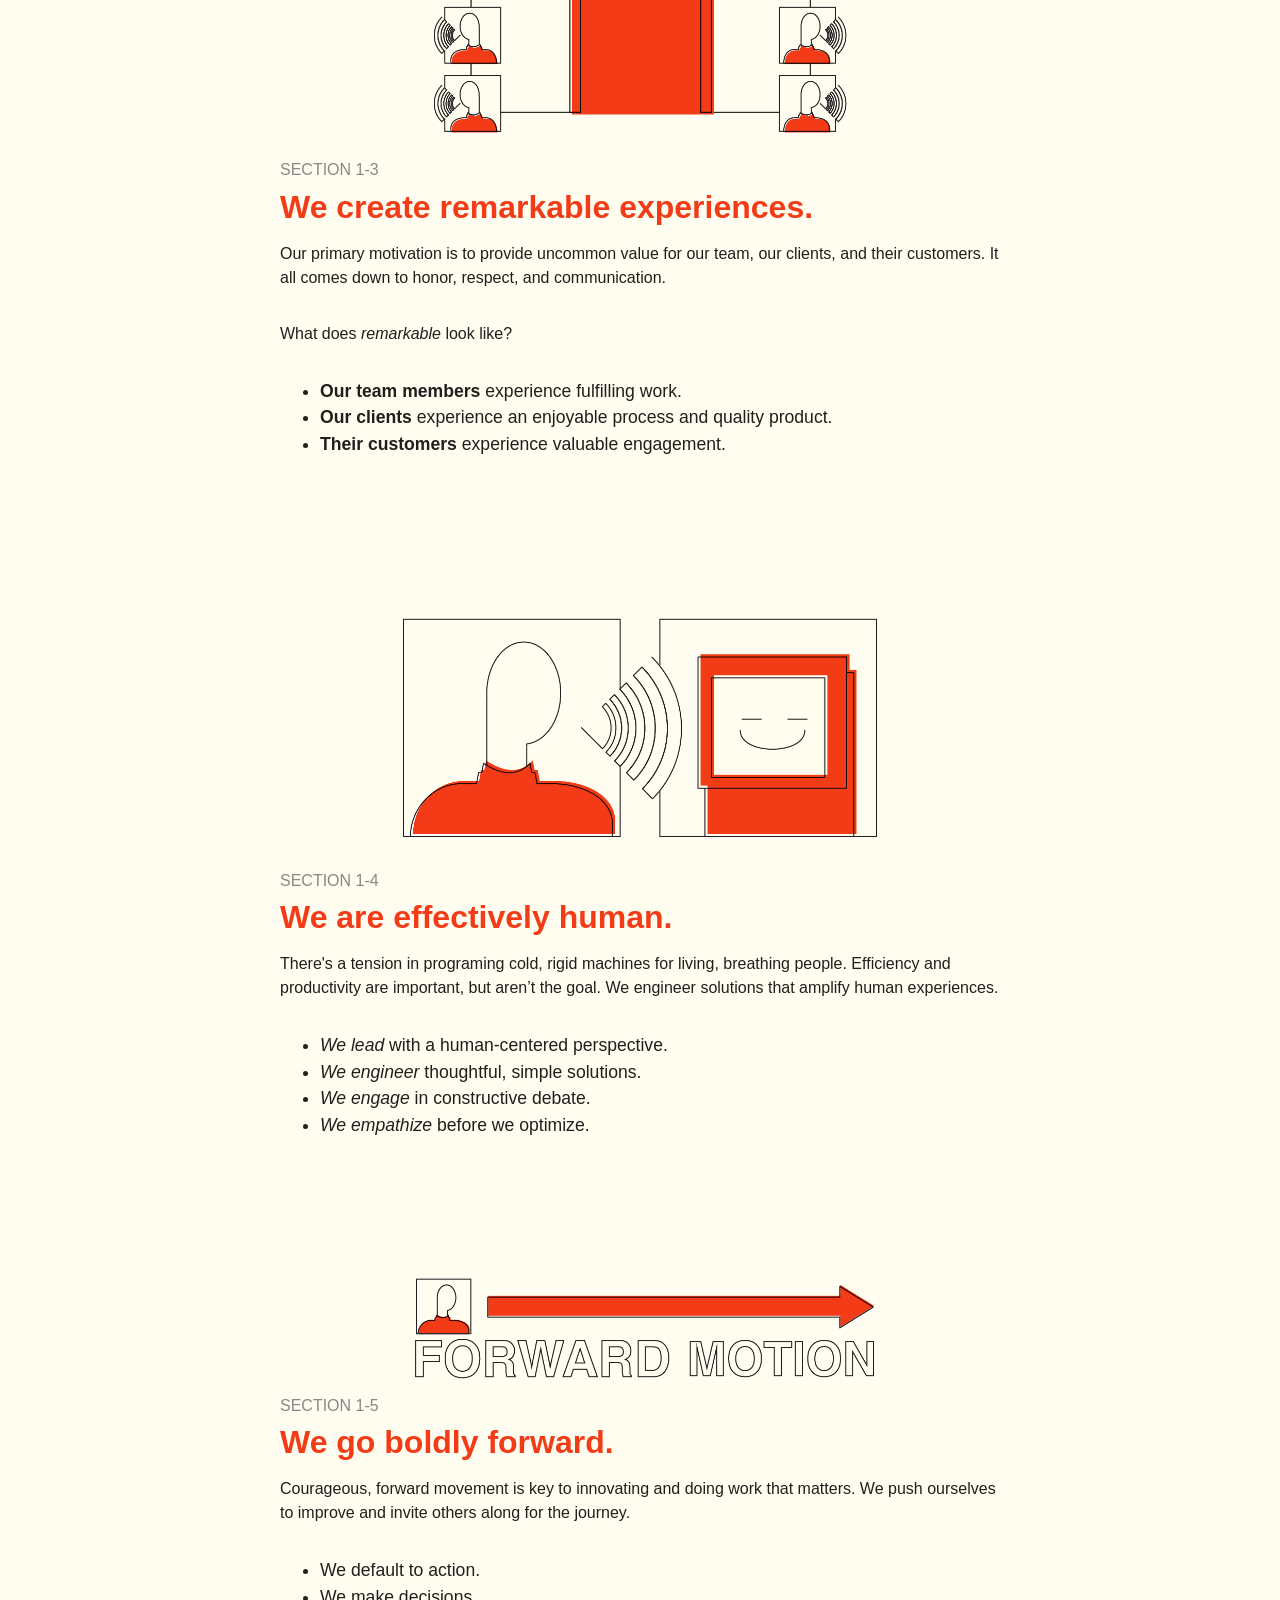
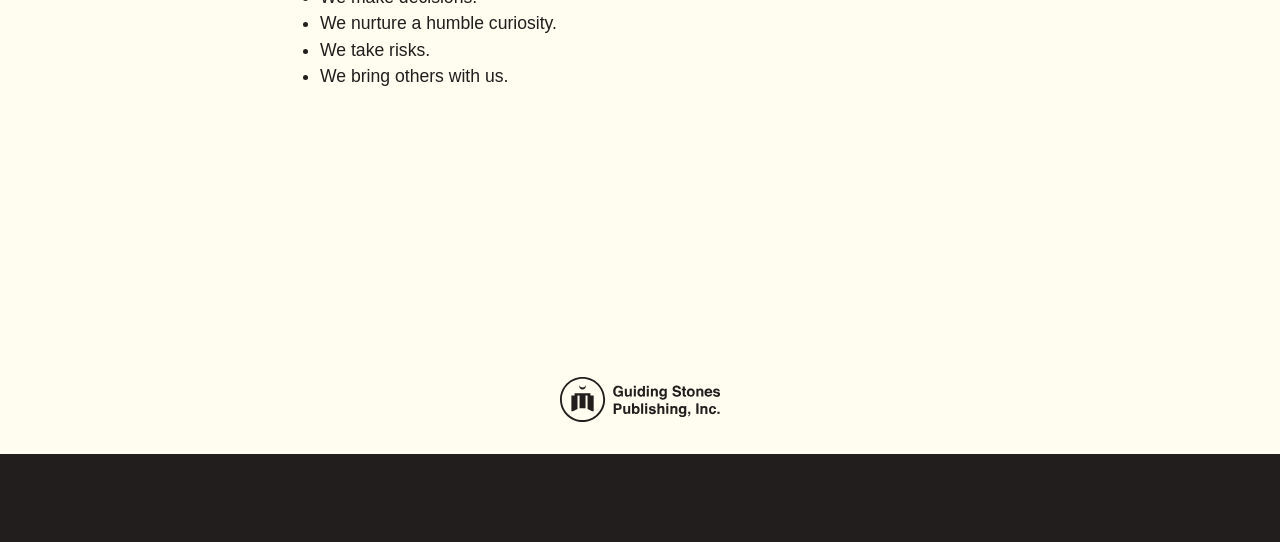
<file: vision.html>
<!DOCTYPE html>
<html>
<head>
  <meta charset="utf-8">
  <meta http-equiv="X-UA-Compatible" content="IE=edge">
  <meta name="viewport" content="width=device-width, initial-scale=1">

  <title>Polar Notion : Pillar One</title>

  <meta name="twitter:card" content="summary" />
  <meta name="twitter:site" content="@polarnotion" />
  <meta name="twitter:creator" content="@polarnotion" />
  <meta property="og:url" content="//polarnotion.com" />
  <meta property="og:title" content="Polar Notion. Atlanta Web and Mobile App Development." />
  <meta property="og:description" content="Designing web and mobile technology can be complicated, confusing, and take too long. Our team uses words you'll understand, continual communication, and breaks down complicated processes into easy to grasp concepts." />
  <meta property="og:image" content="//www.polarnotion.com/assets/images/polar-bears.png" />

  <link rel="shortcut icon" href="favicon.png"/>

  <!-- Latest compiled and minified CSS -->
  <link rel="stylesheet" href="assets/css/bootstrap.min.css">
  <link rel="stylesheet" href="assets/css/styles.min.css">
</head>
<body id="inner-page" class="body-red">

  <header class="large-header">

    <nav class="navbar navbar-expand-lg fixed-top justify-content-between d-flex align-items-center">
      <div class="nav-left d-flex align-items-center">
        <a class="navbar-brand fade d-flex align-items-center" href="index.html" title="Polar Notion">
          <svg version="1.1"
             xmlns="http://www.w3.org/2000/svg" xmlns:xlink="http://www.w3.org/1999/xlink" xmlns:a="http://ns.adobe.com/AdobeSVGViewerExtensions/3.0/"
             x="0px" y="0px" width="43.2px" height="26px" viewBox="0 0 43.2 26" style="enable-background:new 0 0 43.2 26;"
             xml:space="preserve">
          <style type="text/css">
            .st0{fill:#FDFCEE;}
          </style>
          <defs>
          </defs>
          <g>
            <path class="st0" d="M12.5,0c0.7,0,2.2,0.1,3.2,0.3c4.2,0.6,6.6,3.4,6.6,7.6c0,3.7-2.1,6.7-5.5,7.8c-1.1,0.3-2.7,0.5-4.8,0.5
              c-0.5,0-1.1,0-1.8,0v5.9c0,2,0.3,2.4,1.7,2.5V26h-1.7H1.8H0v-1.2c1.5-0.1,1.8-0.5,1.8-2.5V3.7c0-2-0.2-2.4-1.8-2.5V0h1.8H12.5z
               M10.3,14.4c1.4,0.1,2.1-0.2,2.7-0.8c0.5-0.7,0.9-1.4,1-2.3c0.1-0.7,0.2-1.3,0.2-2v-1c0-0.9-0.2-3-0.4-3.8
              c-0.5-1.8-1.3-2.7-2.5-2.7c-0.7,0.1-0.9,0.5-0.9,1.9V14.4z"/>
            <path class="st0" d="M39.6,14.2V3.7c0-1.9-0.2-2.2-2-2.5V0h2h1.8h1.7v1.3c-1.4,0.2-1.7,0.6-1.7,2.5V26h-6L26.6,8.2v14.1
              c0,1.9,0.2,2.2,2,2.5V26h-2h-1.8H23v-1.2c1.4-0.2,1.8-0.7,1.8-2.5V3.7c0-2-0.2-2.4-1.8-2.5V0h1.8h7.9L39.6,14.2z"/>
          </g>
          </svg>
        </a>
        <span class="navbar-text">Vision</span>
      </div>

      <span class="navbar-text nav--up-show">Creating with Polar Notion</span>

      <ul class="navbar-nav d-flex align-items-center">
        <li class="nav-item active d-flex align-items-center">
          <a class="fade" href="vision" title="Piller One">

            <svg version="1.1"
               xmlns="http://www.w3.org/2000/svg" xmlns:xlink="http://www.w3.org/1999/xlink" xmlns:a="http://ns.adobe.com/AdobeSVGViewerExtensions/3.0/"
               x="0px" y="0px" width="26px" height="26px" viewBox="0 0 26 26" style="enable-background:new 0 0 26 26;" xml:space="preserve">
            <style type="text/css">
              .st0{fill:#FDFCEE;}
            </style>
            <defs>
            </defs>
            <circle class="st0" cx="13" cy="13" r="13"/>
            </svg>

          </a>
        </li>
        <li class="nav-item d-flex align-items-center">
          <a class="fade" href="method" title="Pillar Two">

            <svg version="1.1" xmlns="http://www.w3.org/2000/svg" xmlns:xlink="http://www.w3.org/1999/xlink" xmlns:a="http://ns.adobe.com/AdobeSVGViewerExtensions/3.0/"
               x="0px" y="0px" width="26px" height="26px" viewBox="0 0 26 26" style="enable-background:new 0 0 26 26;" xml:space="preserve">
            <style type="text/css">
              .st0{fill:#FDFCEE;}
            </style>
            <defs>
            </defs>
            <g>
              <path class="st0" d="M13,3c5.5,0,10,4.5,10,10v10H3V13C3,7.5,7.5,3,13,3 M13,0C5.8,0,0,5.8,0,13v13h26V13C26,5.8,20.2,0,13,0L13,0z
                "/>
            </g>
            </svg>

          </a>
        </li>
        <li class="nav-item d-flex align-items-center">
          <a class="Fade" href="flow" title="Pillar Three">

            <svg version="1.1"
               xmlns="http://www.w3.org/2000/svg" xmlns:xlink="http://www.w3.org/1999/xlink" xmlns:a="http://ns.adobe.com/AdobeSVGViewerExtensions/3.0/"
               x="0px" y="0px" width="30px" height="26px" viewBox="0 0 30 26" style="enable-background:new 0 0 30 26;" xml:space="preserve">
            <style type="text/css">
              .st0{fill:#FDFCEE;}
            </style>
            <defs>
            </defs>
            <g>
              <path class="st0" d="M15,6l9.8,17H5.2L15,6 M15,0L0,26h30L15,0L15,0z"/>
            </g>
            </svg>

          </a>
        </li>
      </ul>
    </nav>

    <div class="container">
      <div class="row justify-content-md-center large-header">
        <div class="col-lg-8 d-flex align-items-center">
          <div class="page-title">

            <img src="assets/images/svg/title-vision.svg" alt="Visions" />
            <img class="mt-3" src="assets/images/pillar-1-motion.gif" alt="" />

          </div><!-- / page-title -->
        </div>
      </div>
    </div>

  </header>

  <nav class="chapter-nav">
    <div class="right-nav">
      <a class="fade" href="method">Read On ––><br /><em>Ch. 2 Method</em></a>
    </div>
  </nav>

  <div class="container">
    <div class="row">
      <div class="col-lg-12">

        <div id="content">

          <section id="#subtitle" class="row d-flex align-items-center">
            <div class="col-sm-6">
              <img src="assets/images/vision-01.png" alt="">
            </div>
            <h1 class="col-sm-6">Collaboration, communication, and doing great work together.</h1>
          </section>

          <section id="#1-1">
            <img class="img-figure" src="assets/images/vision-02.png" alt="">
            <h3 class="section">section 1-1</h3>
            <h1>We believe in solutions.</h1>
            <p>Above all else, our goal is to help you solve problems. As a team of designers and engineers, we love asking big questions and bringing answers to life. Creating remarkable experiences for you and your audience is a natural result.</p>
          </section>

          <section id="#1-2">
            <img class="img-figure" src="assets/images/vision-03.png" alt="">
            <h3 class="section">section 1-2</h3>
            <h1>We pursue excellence, not perfection.</h1>
            <p>Whether it's the work we do or the way we do it, quality is at the forefront of our minds. Innovation doesn't have a finish line, so we learn fast and improve constantly.</p>
            <ul>
              <li><em>We produce</em> quality products.</li>
              <li><em>We learn</em> from our mistakes.</li>
              <li><em>We improve</em> continually.</li>
              <li><em>We validate</em> before we theorize.</li>
            </ul>
          </section>

          <section id="#1-3">
            <img class="img-figure" src="assets/images/vision-04.png" alt="">
            <h3 class="section">section 1-3</h3>
            <h1>We create remarkable experiences.</h1>
            <p>Our primary motivation is to provide uncommon value for our team, our clients, and their customers. It all comes down to honor, respect, and communication.</p>
            <p>What does <em>remarkable</em> look like?</p>
            <ul>
              <li><b>Our team members</b> experience fulfilling work.</li>
              <li><b>Our clients</b> experience an enjoyable process and quality product.</li>
              <li><b>Their customers</b> experience valuable engagement.</li>
            </ul>
          </section>

          <section id="#1-4">
            <img class="img-figure" src="assets/images/vision-05.png" alt="">
            <h3 class="section">section 1-4</h3>
            <h1>We are effectively human.</h1>
            <p>There's a tension in programing cold, rigid machines for living, breathing people. Efficiency and productivity are important, but aren’t the goal. We engineer solutions that amplify human experiences.</p>
            <ul>
              <li><em>We lead</em> with a human-centered perspective.</li>
              <li><em>We engineer</em> thoughtful, simple solutions.</li>
              <li><em>We engage</em> in constructive debate.</li>
              <li><em>We empathize</em> before we optimize.</li>
            </ul>
          </section>

          <section id="#1-5">
            <img class="img-figure" src="assets/images/vision-06.png" alt="">
            <h3 class="section">section 1-5</h3>
            <h1>We go boldly forward.</h1>
            <p>Courageous, forward movement is key to innovating and doing work that matters. We push ourselves to improve and invite others along for the journey.</p>
            <ul>
              <li>We default to action.</li>
              <li>We make decisions.</li>
              <li>We nurture a humble curiosity.</li>
              <li>We take risks.</li>
              <li>We bring others with us.</li>
            </ul>
          </section>


        </div><!--/ content -->

      </div><!-- / col-lg-12 -->
    </div><!--/ row -->
  </div> <!--/container -->

  <footer id="footer">
    <a href="http://shop.polarnotion.com" title="Shop Polar Notion" ><img src="assets/images/svg/guidestones.svg" alt="Guidestones publishing co." /></a>
    <div class="sub-footer">
      <a href="#4th" title="Enter the tenth dimension">T R U T H</a>
    </div>
  </footer>

  <!-- Latest compiled and minified JavaScript -->
  <script src="https://ajax.googleapis.com/ajax/libs/jquery/3.2.1/jquery.min.js"></script>
  <script src="assets/js/bootstrap.min.js"></script>
  <script src="assets/js/anchor.min.js"></script>
  <script src="./main.js"></script>

  <script>
    anchors.add('.section');
  </script>


  <script>
    (function(i,s,o,g,r,a,m){i['GoogleAnalyticsObject']=r;i[r]=i[r]||function(){
    (i[r].q=i[r].q||[]).push(arguments)},i[r].l=1*new Date();a=s.createElement(o),
    m=s.getElementsByTagName(o)[0];a.async=1;a.src=g;m.parentNode.insertBefore(a,m)
    })(window,document,'script','https://www.google-analytics.com/analytics.js','ga');

    ga('create', 'UA-33343564-1', 'auto');
    ga('send', 'pageview');
  </script>

</body>
</html>
</file>
<file: assets/css/styles.min.css>
.dark-text {
  color: #221e1d !important; }

.white-text {
  color: #fefdf0 !important; }

.red-text {
  color: #f33c17 !important; }

.yellow-text {
  color: #ffce04 !important; }

.bg-red {
  background-color: #f33c17 !important; }

.bg-dark {
  background-color: #221e1d !important; }

.bg-yellow {
  background-color: #ffce04 !important; }

.btn {
  font-size: .8rem;
  font-weight: 900; }

.btn-dark,
a.btn-dark {
  background-color: #221e1d;
  border-color: #221e1d;
  color: #fefdf0; }

* {
  -webkit-font-smoothing: antialiased;
  -moz-osx-font-smoothing: grayscale; }

body {
  background-color: #fefdf0;
  font-family: helvetica;
  color: #221e1d; }

img {
  width: 100%;
  -webkit-user-select: none;
  -khtml-user-select: none;
  -moz-user-select: none;
  -o-user-select: none;
  user-select: none; }

svg {
  max-width: 100%; }

hr {
  border-color: #f33c17;
  border-width: 4px;
  margin: 4rem 0; }

p {
  font-size: 16px;
  line-height: 1.5;
  margin-bottom: 2rem; }

h1 {
  font-size: 32px;
  font-weight: 900;
  line-height: .85;
  margin-bottom: 1rem; }

h2 {
  font-size: 1.4rem;
  font-weight: 900; }

.underlined {
  border-bottom: 2px solid; }
  .underlined a {
    text-decoration: none; }

.accordian-section h2 {
  margin-bottom: 1.5rem; }
  .accordian-section h2 a {
    text-decoration: none; }
  .accordian-section h2 a:after {
    content: "learn more";
    color: #999999;
    font-size: 10px;
    display: inline-block;
    margin-left: 0;
    opacity: 0;
    transition: all .25s ease-in-out;
    -moz-transition: all .25s ease-in-out;
    -webkit-transition: all .25s ease-in-out; }
  .accordian-section h2 a:hover:after {
    opacity: 1;
    margin-left: 10px; }
.accordian-section > div > div {
  border-top: 2px solid #ffce04;
  padding: 2rem 0; }

.collapse.in {
  display: block; }

.body-red .large-header {
  background: #f33c17; }
.body-red .chapter-nav a {
  color: #221e1d; }
.body-red #content h1, .body-red #content h2, .body-red #content h3, .body-red #content h4, .body-red #content a {
  color: #f33c17; }

.body-dark .large-header {
  background: #221e1d; }
.body-dark .chapter-nav a {
  color: #221e1d; }
.body-dark #content h1, .body-dark #content h2, .body-dark #content h3, .body-dark #content h4, .body-dark #content a {
  color: #221e1d; }
.body-dark #content .btn-dark {
  color: #fefdf0; }

.body-yellow .large-header {
  background: #ffce04; }
.body-yellow .chapter-nav a {
  color: #221e1d; }
.body-yellow #content h1, .body-yellow #content h2, .body-yellow #content h3, .body-yellow #content h4, .body-yellow #content a {
  color: #ffce04; }

.fade {
  opacity: 1;
  transition: opacity .25s ease-in-out;
  -moz-transition: opacity .25s ease-in-out;
  -webkit-transition: opacity .25s ease-in-out; }
  .fade:hover {
    opacity: 0.5; }

#header-index {
  padding: 120px 0 0; }
  #header-index .branding {
    font-size: 12px;
    position: absolute;
    top: 0;
    right: 0;
    z-index: 9999; }
    #header-index .branding .title p {
      font-size: 14px;
      line-height: 1.2;
      padding: 0 10px 0 0;
      margin: 0 0 .5rem 0; }
    #header-index .branding .logo .st0 {
      fill: #221e1d; }
    #header-index .branding .logo .st1 {
      fill: #fefdf0; }
    #header-index .branding .age-group {
      border-top: 4px solid #221e1d;
      margin-top: -9px;
      padding: .5rem 0; }
  #header-index .headline {
    margin-bottom: 2rem;
    background: url(../images/svg/tunnel_animated_loop.svg);
    background-position: center center;
    background-repeat: no-repeat;
    background-size: contain; }
  #header-index h2 {
    color: #f33c17; }

.large-header {
  color: #fefdf0;
  height: 100vh; }
  .large-header .navbar .chapter-title {
    font-weight: 900;
    opacity: 0;
    transition: all .25s ease-in-out;
    -moz-transition: all .25s ease-in-out;
    -webkit-transition: all .25s ease-in-out; }
  .large-header .navbar.fade-in .chapter-title {
    opacity: 1; }
  .large-header .navbar-text {
    font-weight: 900; }
  .large-header .nav-item {
    margin-left: .8rem; }
  .large-header .page-title {
    padding: 4rem 0 5rem; }

.chapter-nav {
  width: 100%;
  position: fixed;
  bottom: 20px;
  z-index: 5; }
  .chapter-nav > div {
    width: 140px;
    padding: 0 1rem;
    opacity: 0;
    transition: all .25s ease-in-out;
    -moz-transition: all .25s ease-in-out;
    -webkit-transition: all .25s ease-in-out; }
    .chapter-nav > div.left-nav {
      float: left;
      margin-left: -25%; }
    .chapter-nav > div.right-nav {
      float: right;
      text-align: right;
      margin-right: -25%; }
  .chapter-nav.stickemup > div {
    opacity: 1; }
  .chapter-nav.stickemup .left-nav {
    margin-left: 0; }
  .chapter-nav.stickemup .right-nav {
    margin-right: 0; }
  .chapter-nav.stickemup.nav--up {
    background-color: transparent; }
  .chapter-nav a {
    font-weight: 900;
    display: block;
    font-size: 14px; }
    .chapter-nav a em {
      font-weight: 100; }
    .chapter-nav a:hover {
      text-decoration: none; }

.intro-text {
  margin-bottom: 4rem; }
  .intro-text p {
    padding: 2rem 0;
    margin-bottom: 0;
    font-weight: 900; }
  .intro-text img {
    padding: 0 2rem; }

a.piller {
  display: block;
  color: #fefdf0 !important;
  max-width: 380px;
  border-width: 0px;
  border-style: solid;
  margin: 0 auto 6rem;
  padding-bottom: 2rem;
  -webkit-box-shadow: -8px 8px 0px 0px rgba(0, 0, 0, 0.1);
  -moz-box-shadow: -8px 8px 0px 0px rgba(0, 0, 0, 0.1);
  box-shadow: -8px 8px 0px 0px rgba(0, 0, 0, 0.1);
  transition: all 0.5s ease-out; }
  a.piller:hover {
    text-decoration: none;
    transform: translate3d(2px, -10px, 0);
    box-shadow: -12px 18px 6px 0px rgba(0, 0, 0, 0.2); }
  a.piller header {
    padding: 4rem 0 0 4rem;
    position: relative;
    min-height: 300px; }
    a.piller header:before {
      content: "";
      position: absolute;
      left: 22px;
      top: 66px;
      z-index: 100;
      display: block;
      width: 22px;
      height: 110px;
      background-repeat: no-repeat;
      background-position: top center; }
    a.piller header h1 {
      font-size: 32px;
      line-height: 1.2;
      font-weight: 900;
      margin-bottom: 1rem;
      padding-right: 2rem; }
    a.piller header h3 {
      font-size: 14px;
      font-weight: 900;
      padding-bottom: 4px;
      border-bottom: 4px solid #fefdf0; }
    a.piller header p {
      font-size: 1rem;
      padding-right: 2rem; }
  a.piller.issue-one {
    border-color: #f33c17;
    background-color: #f33c17; }
    a.piller.issue-one header:before {
      background-image: url(../images/svg/piller-1-icn.svg); }
  a.piller.issue-two {
    border-color: #221e1d;
    background-color: #221e1d; }
    a.piller.issue-two header:before {
      background-image: url(../images/svg/piller-2-icn.svg); }
  a.piller.issue-three {
    border-color: #ffce04;
    background-color: #ffce04; }
    a.piller.issue-three header:before {
      background-image: url(../images/svg/piller-3-icn.svg); }
  a.piller .piller-graphic {
    margin: 8rem 0 6rem; }
  a.piller .piller-footer {
    padding-left: 18px; }
    a.piller .piller-footer img {
      width: 36px;
      height: 36px; }

.inspiration-header {
  background: url(../images/svg/baller_animated.svg) right bottom no-repeat;
  background-size: auto 100px; }

.inspiration {
  margin: 4rem 0; }

.inspiration-col {
  display: flex;
  align-items: center;
  justify-content: center;
  padding: 0.5rem; }

.inspiration-img-wrapper {
  margin-right: 1rem; }
  .inspiration-img-wrapper:last-child {
    margin-right: 0; }

.inspo-img-eye {
  flex: 0.802; }

.inspo-img-expand {
  flex: 1.3504; }

.inspo-img-path {
  flex: 0.753; }

.inspo-img-power {
  flex: 0.7728; }

#content {
  padding: 4rem 0; }
  #content h1 {
    font-size: 2rem;
    line-height: 1.2; }
  #content li {
    font-size: 1.1rem;
    line-height: 1.5; }
  #content hr {
    border-color: rgba(0, 0, 0, 0.1); }
  #content .callout {
    font-size: 3rem;
    font-weight: 100;
    text-align: center; }
  #content section {
    margin: 8rem auto;
    max-width: 720px; }
    #content section.fullwidth {
      max-width: 100%; }
      #content section.fullwidth .callout {
        text-align: center; }
    #content section .section {
      font-size: 1rem;
      color: #888;
      text-transform: uppercase; }
    #content section img.intro-image {
      margin-bottom: 2rem; }
    #content section .callout {
      text-align: left; }
  #content .img-figure {
    display: block;
    max-width: 500px;
    margin: 0 auto; }

nav {
  min-height: 60px;
  transition: all .25s ease-in-out; }
  nav .st0 {
    transition: all .25s ease-in-out; }
  nav .nav--up-show {
    opacity: 0;
    transition: opacity .25s ease-in-out; }
  nav .navbar-text {
    padding: 3px 0 0 0; }
  nav .nav-center {
    margin: 0; }
    nav .nav-center li {
      margin: 0 20px; }
    nav .nav-center a {
      color: #fefdf0;
      font-weight: 600; }
  nav.nav--header {
    background-color: transparent; }
    nav.nav--header:before {
      content: "";
      height: 0; }
  nav.nav--down {
    background-color: transparent;
    color: #221e1d; }
    nav.nav--down .st0 {
      fill: #221e1d; }
    nav.nav--down:before {
      content: "";
      height: 5px; }
  nav.nav--up:before {
    content: "";
    height: 60px;
    z-index: -1; }
  nav.nav--up .nav--up-show {
    opacity: 1; }
  nav.nav--up .nav--up-hide {
    display: none; }
  nav.nav--up:before, nav.nav--down:before, nav.nav--header:before {
    content: "";
    background-color: #221e1d;
    display: block;
    position: fixed;
    top: 0;
    left: 0;
    right: 0;
    z-index: -1;
    transition: height .25s ease-in-out; }

.body-red .nav--down {
  background-color: transparent;
  color: #f33c17; }
  .body-red .nav--down .st0 {
    fill: #f33c17; }
.body-red nav.nav--up:before,
.body-red nav.nav--down:before,
.body-red nav.nav--header:before {
  content: "";
  background-color: #f33c17; }

.body-yellow .nav--down {
  background-color: transparent;
  color: #ffce04; }
  .body-yellow .nav--down .st0 {
    fill: #ffce04; }
.body-yellow nav.nav--up:before,
.body-yellow nav.nav--down:before,
.body-yellow nav.nav--header:before {
  content: "";
  background-color: #ffce04; }

#footer {
  margin-top: 6rem;
  text-align: center; }
  #footer img {
    width: 160px; }
  #footer .sub-footer {
    background: #221e1d;
    padding: 2rem 0;
    margin-top: 2rem; }
    #footer .sub-footer a {
      color: #221e1d;
      font-weight: 900;
      text-decoration: none; }
      #footer .sub-footer a:hover {
        color: #060606; }

@media (min-width: 320px) and (max-width: 768px) {
  hr {
    margin: 2rem 0 1rem; }

  h1 {
    font-size: 4rem; }

  h2 {
    font-size: 1.5rem; }

  .large-header {
    height: initial; }

  .navbar-nav {
    flex-direction: row; }

  .chapter-nav {
    bottom: 47%; }
    .chapter-nav a {
      font-size: 16px; }

  .inspiration-header {
    padding-bottom: 80px;
    background-size: contain; }
    .inspiration-header h1 {
      margin-bottom: 1rem; }

  nav,
  nav.nav--up,
  nav.nav--down,
  nav.nav--header {
    background-color: #221e1d;
    margin-top: 0;
    color: #fefdf0; }
    nav .st0,
    nav.nav--up .st0,
    nav.nav--down .st0,
    nav.nav--header .st0 {
      fill: #fefdf0; }
    nav .nav--up-show,
    nav.nav--up .nav--up-show,
    nav.nav--down .nav--up-show,
    nav.nav--header .nav--up-show {
      display: none;
      visibility: hidden; }
    nav .nav--up-hide,
    nav.nav--up .nav--up-hide,
    nav.nav--down .nav--up-hide,
    nav.nav--header .nav--up-hide {
      display: block; }

  .body-red nav,
  .body-red nav.nav--up,
  .body-red nav.nav--down,
  .body-red nav.nav--header {
    background-color: #f33c17;
    color: #fefdf0; }
    .body-red nav .st0,
    .body-red nav.nav--up .st0,
    .body-red nav.nav--down .st0,
    .body-red nav.nav--header .st0 {
      fill: #fefdf0; }

  .body-yellow nav,
  .body-yellow nav.nav--up,
  .body-yellow nav.nav--down,
  .body-yellow nav.nav--header {
    background-color: #ffce04;
    color: #fefdf0; }
    .body-yellow nav .st0,
    .body-yellow nav.nav--up .st0,
    .body-yellow nav.nav--down .st0,
    .body-yellow nav.nav--header .st0 {
      fill: #fefdf0; }

  .nav-center,
  .nav--up-show {
    display: none !important; }

  nav.chapter-nav,
  nav.chapter-nav.nav--up,
  nav.chapter-nav.nav--down,
  nav.chapter-nav.nav--header {
    background-color: transparent; }

  .inspiration-col {
    flex-direction: column; }

  .inspiration-img-wrapper {
    margin-right: 0;
    margin-bottom: 1rem; }
    .inspiration-img-wrapper:last-child {
      margin-bottom: 0; } }
@-webkit-keyframes grain {
  0%, 100% {
    -moz-transform: translate(0, 0);
    -ms-transform: translate(0, 0);
    -webkit-transform: translate(0, 0);
    transform: translate(0, 0); }
  10% {
    -moz-transform: translate(-5%, -10%);
    -ms-transform: translate(-5%, -10%);
    -webkit-transform: translate(-5%, -10%);
    transform: translate(-5%, -10%); }
  20% {
    -moz-transform: translate(-15%, 5%);
    -ms-transform: translate(-15%, 5%);
    -webkit-transform: translate(-15%, 5%);
    transform: translate(-15%, 5%); }
  30% {
    -moz-transform: translate(7%, -25%);
    -ms-transform: translate(7%, -25%);
    -webkit-transform: translate(7%, -25%);
    transform: translate(7%, -25%); }
  40% {
    -moz-transform: translate(-5%, 25%);
    -ms-transform: translate(-5%, 25%);
    -webkit-transform: translate(-5%, 25%);
    transform: translate(-5%, 25%); }
  50% {
    -moz-transform: translate(-15%, 10%);
    -ms-transform: translate(-15%, 10%);
    -webkit-transform: translate(-15%, 10%);
    transform: translate(-15%, 10%); }
  60% {
    -moz-transform: translate(15%, 0%);
    -ms-transform: translate(15%, 0%);
    -webkit-transform: translate(15%, 0%);
    transform: translate(15%, 0%); }
  70% {
    -moz-transform: translate(0%, 15%);
    -ms-transform: translate(0%, 15%);
    -webkit-transform: translate(0%, 15%);
    transform: translate(0%, 15%); }
  80% {
    -moz-transform: translate(3%, 35%);
    -ms-transform: translate(3%, 35%);
    -webkit-transform: translate(3%, 35%);
    transform: translate(3%, 35%); }
  90% {
    -moz-transform: translate(-10%, 10%);
    -ms-transform: translate(-10%, 10%);
    -webkit-transform: translate(-10%, 10%);
    transform: translate(-10%, 10%); } }
@-moz-keyframes grain {
  0%, 100% {
    -moz-transform: translate(0, 0);
    -ms-transform: translate(0, 0);
    -webkit-transform: translate(0, 0);
    transform: translate(0, 0); }
  10% {
    -moz-transform: translate(-5%, -10%);
    -ms-transform: translate(-5%, -10%);
    -webkit-transform: translate(-5%, -10%);
    transform: translate(-5%, -10%); }
  20% {
    -moz-transform: translate(-15%, 5%);
    -ms-transform: translate(-15%, 5%);
    -webkit-transform: translate(-15%, 5%);
    transform: translate(-15%, 5%); }
  30% {
    -moz-transform: translate(7%, -25%);
    -ms-transform: translate(7%, -25%);
    -webkit-transform: translate(7%, -25%);
    transform: translate(7%, -25%); }
  40% {
    -moz-transform: translate(-5%, 25%);
    -ms-transform: translate(-5%, 25%);
    -webkit-transform: translate(-5%, 25%);
    transform: translate(-5%, 25%); }
  50% {
    -moz-transform: translate(-15%, 10%);
    -ms-transform: translate(-15%, 10%);
    -webkit-transform: translate(-15%, 10%);
    transform: translate(-15%, 10%); }
  60% {
    -moz-transform: translate(15%, 0%);
    -ms-transform: translate(15%, 0%);
    -webkit-transform: translate(15%, 0%);
    transform: translate(15%, 0%); }
  70% {
    -moz-transform: translate(0%, 15%);
    -ms-transform: translate(0%, 15%);
    -webkit-transform: translate(0%, 15%);
    transform: translate(0%, 15%); }
  80% {
    -moz-transform: translate(3%, 35%);
    -ms-transform: translate(3%, 35%);
    -webkit-transform: translate(3%, 35%);
    transform: translate(3%, 35%); }
  90% {
    -moz-transform: translate(-10%, 10%);
    -ms-transform: translate(-10%, 10%);
    -webkit-transform: translate(-10%, 10%);
    transform: translate(-10%, 10%); } }
@-ms-keyframes grain {
  0%, 100% {
    -moz-transform: translate(0, 0);
    -ms-transform: translate(0, 0);
    -webkit-transform: translate(0, 0);
    transform: translate(0, 0); }
  10% {
    -moz-transform: translate(-5%, -10%);
    -ms-transform: translate(-5%, -10%);
    -webkit-transform: translate(-5%, -10%);
    transform: translate(-5%, -10%); }
  20% {
    -moz-transform: translate(-15%, 5%);
    -ms-transform: translate(-15%, 5%);
    -webkit-transform: translate(-15%, 5%);
    transform: translate(-15%, 5%); }
  30% {
    -moz-transform: translate(7%, -25%);
    -ms-transform: translate(7%, -25%);
    -webkit-transform: translate(7%, -25%);
    transform: translate(7%, -25%); }
  40% {
    -moz-transform: translate(-5%, 25%);
    -ms-transform: translate(-5%, 25%);
    -webkit-transform: translate(-5%, 25%);
    transform: translate(-5%, 25%); }
  50% {
    -moz-transform: translate(-15%, 10%);
    -ms-transform: translate(-15%, 10%);
    -webkit-transform: translate(-15%, 10%);
    transform: translate(-15%, 10%); }
  60% {
    -moz-transform: translate(15%, 0%);
    -ms-transform: translate(15%, 0%);
    -webkit-transform: translate(15%, 0%);
    transform: translate(15%, 0%); }
  70% {
    -moz-transform: translate(0%, 15%);
    -ms-transform: translate(0%, 15%);
    -webkit-transform: translate(0%, 15%);
    transform: translate(0%, 15%); }
  80% {
    -moz-transform: translate(3%, 35%);
    -ms-transform: translate(3%, 35%);
    -webkit-transform: translate(3%, 35%);
    transform: translate(3%, 35%); }
  90% {
    -moz-transform: translate(-10%, 10%);
    -ms-transform: translate(-10%, 10%);
    -webkit-transform: translate(-10%, 10%);
    transform: translate(-10%, 10%); } }
@keyframes grain {
  0%, 100% {
    -moz-transform: translate(0, 0);
    -ms-transform: translate(0, 0);
    -webkit-transform: translate(0, 0);
    transform: translate(0, 0); }
  10% {
    -moz-transform: translate(-5%, -10%);
    -ms-transform: translate(-5%, -10%);
    -webkit-transform: translate(-5%, -10%);
    transform: translate(-5%, -10%); }
  20% {
    -moz-transform: translate(-15%, 5%);
    -ms-transform: translate(-15%, 5%);
    -webkit-transform: translate(-15%, 5%);
    transform: translate(-15%, 5%); }
  30% {
    -moz-transform: translate(7%, -25%);
    -ms-transform: translate(7%, -25%);
    -webkit-transform: translate(7%, -25%);
    transform: translate(7%, -25%); }
  40% {
    -moz-transform: translate(-5%, 25%);
    -ms-transform: translate(-5%, 25%);
    -webkit-transform: translate(-5%, 25%);
    transform: translate(-5%, 25%); }
  50% {
    -moz-transform: translate(-15%, 10%);
    -ms-transform: translate(-15%, 10%);
    -webkit-transform: translate(-15%, 10%);
    transform: translate(-15%, 10%); }
  60% {
    -moz-transform: translate(15%, 0%);
    -ms-transform: translate(15%, 0%);
    -webkit-transform: translate(15%, 0%);
    transform: translate(15%, 0%); }
  70% {
    -moz-transform: translate(0%, 15%);
    -ms-transform: translate(0%, 15%);
    -webkit-transform: translate(0%, 15%);
    transform: translate(0%, 15%); }
  80% {
    -moz-transform: translate(3%, 35%);
    -ms-transform: translate(3%, 35%);
    -webkit-transform: translate(3%, 35%);
    transform: translate(3%, 35%); }
  90% {
    -moz-transform: translate(-10%, 10%);
    -ms-transform: translate(-10%, 10%);
    -webkit-transform: translate(-10%, 10%);
    transform: translate(-10%, 10%); } }
.static {
  position: relative;
  overflow: hidden; }

.static > * {
  z-index: 2; }

.static:after {
  -webkit-animation: grain 5s steps(10) infinite;
  -moz-animation: grain 5s steps(10) infinite;
  -ms-animation: grain 5s steps(10) infinite;
  animation: grain 5s steps(10) infinite;
  background: url("[data-uri]");
  content: "";
  display: block;
  height: 300%;
  left: -100%;
  position: absolute;
  top: -100%;
  width: 300%;
  z-index: 1; }

/*# sourceMappingURL=styles.min.css.map */
</file>
